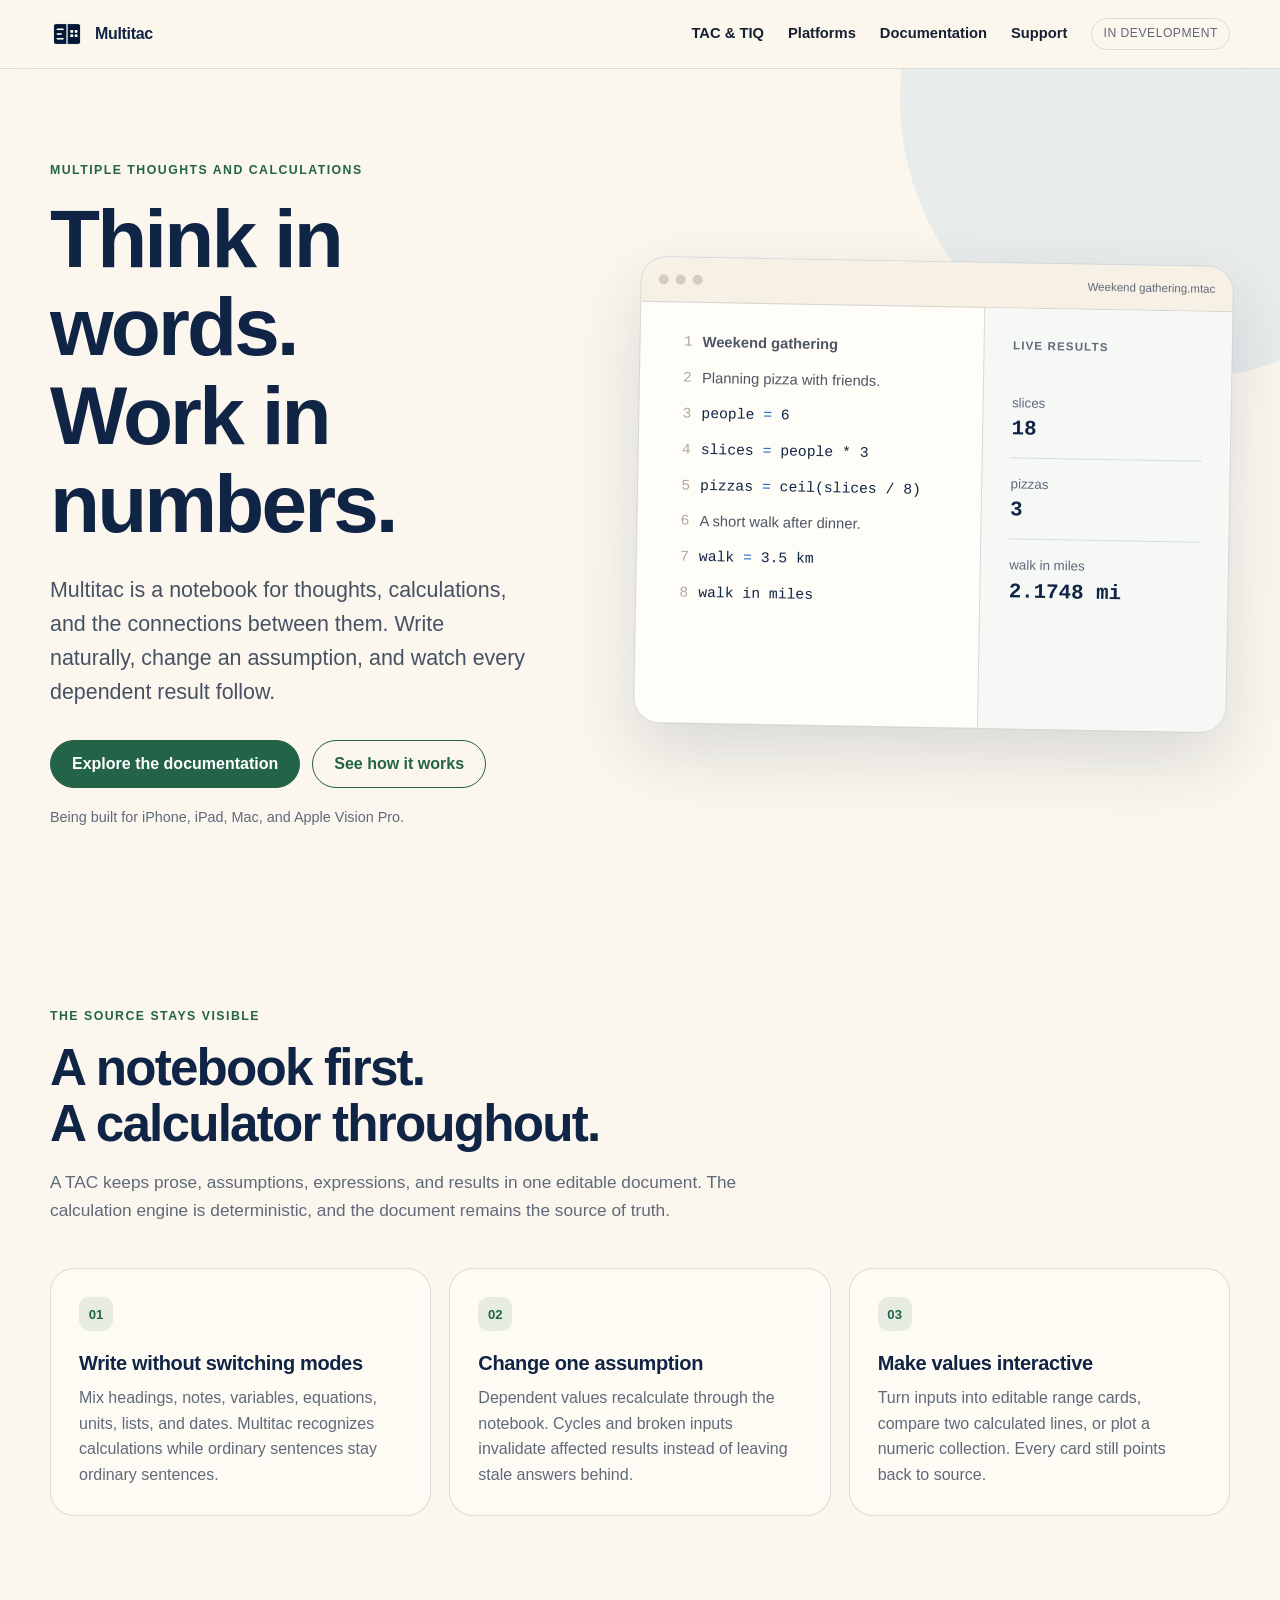
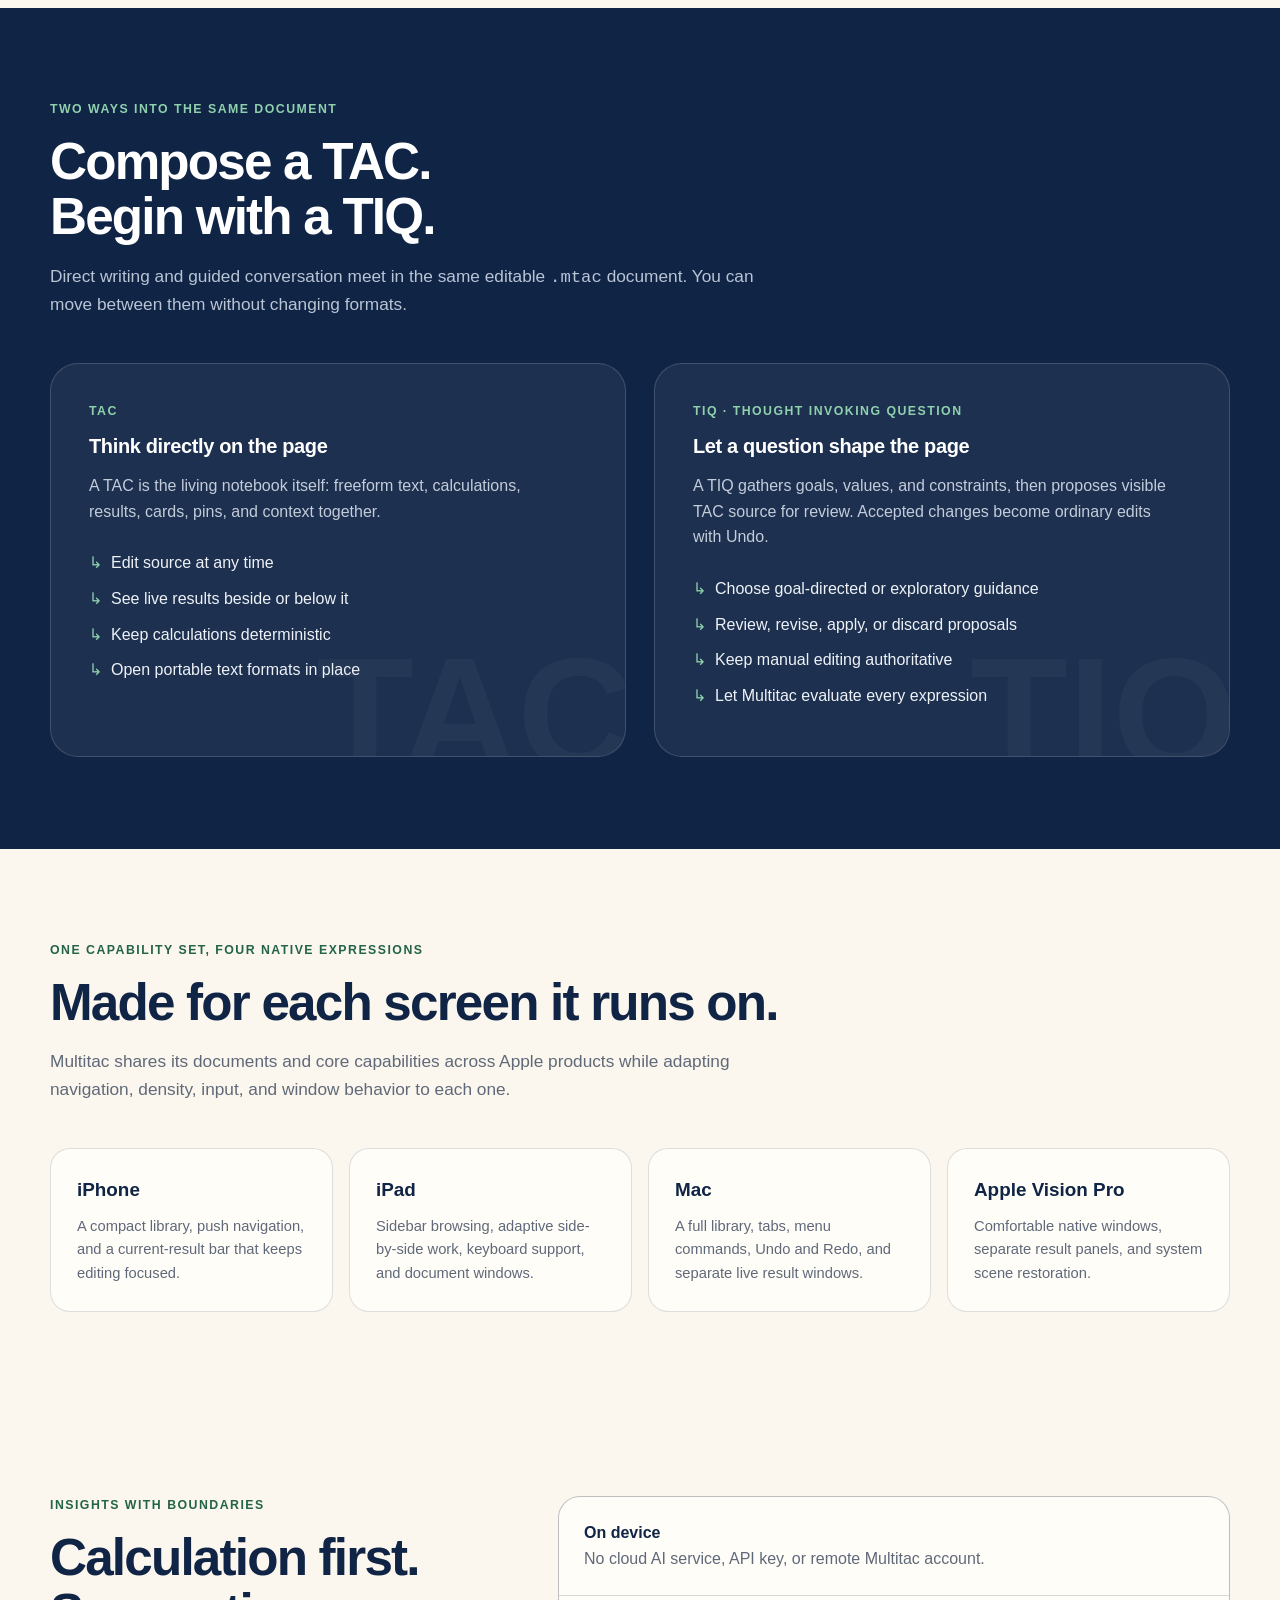
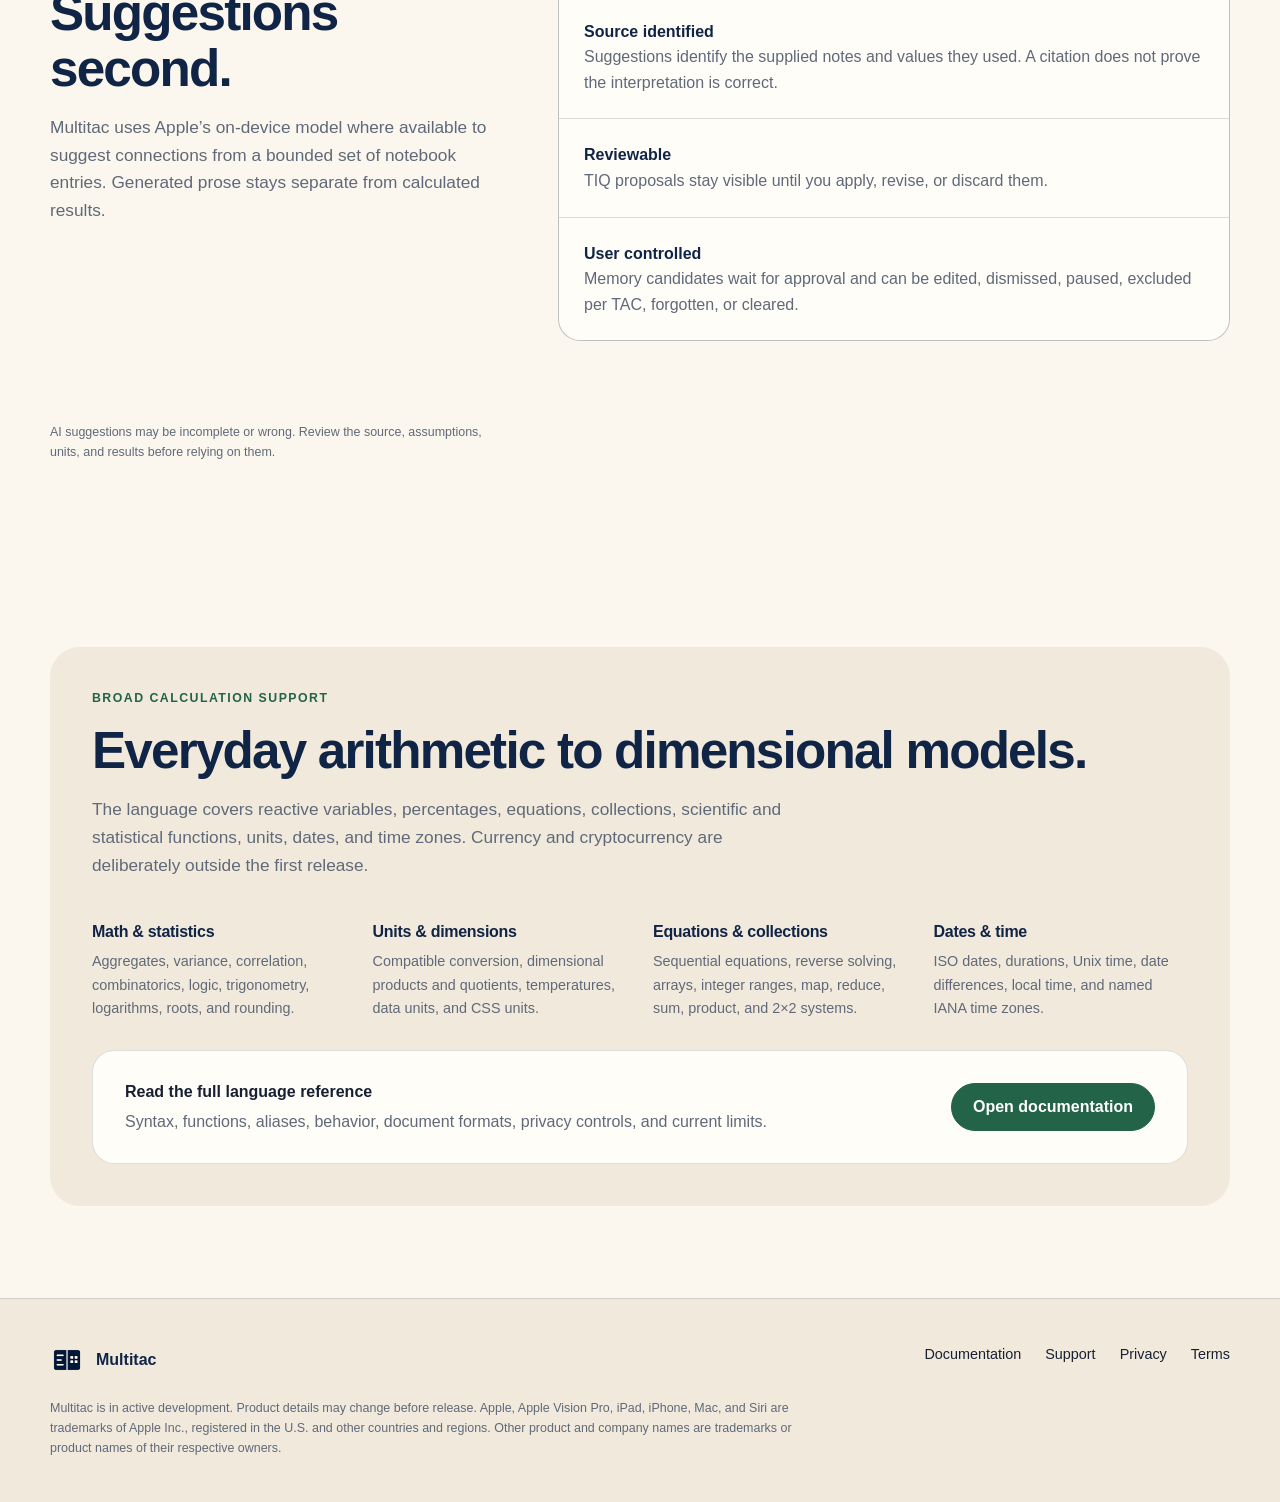
<file: index.html>
<!doctype html>
<html lang="en"><head>
  <meta charset="utf-8"><meta name="viewport" content="width=device-width, initial-scale=1">
  <title>Multitac — Thoughts, numbers, and the connections between them</title>
  <meta name="description" content="Multitac is a native notebook for writing, live calculations, reviewable AI insights, and guided TIQs across iPhone, iPad, Mac, and Apple Vision Pro.">
  <meta name="theme-color" content="#fbf7ee"><link rel="canonical" href="https://multitac.app/">
  <link rel="icon" href="/assets/favicon.png" type="image/png"><link rel="apple-touch-icon" href="/assets/multitac-mark.png"><link rel="stylesheet" href="/css/styles.css">
  <meta property="og:type" content="website"><meta property="og:title" content="Multitac — A notebook for thoughts and calculations"><meta property="og:description" content="Write the thought. Work the numbers. Keep the connection visible."><meta property="og:url" content="https://multitac.app/"><meta property="og:image" content="https://multitac.app/assets/multitac-mark.png">
  <!-- Google tag (gtag.js) -->
  <script async src="https://www.googletagmanager.com/gtag/js?id=G-SN0K8HZB7N"></script>
  <script>
    window.dataLayer = window.dataLayer || [];
    function gtag(){dataLayer.push(arguments);}
    gtag('js', new Date());

    gtag('config', 'G-SN0K8HZB7N');
  </script>
</head><body>
  <a class="skip-link" href="#main">Skip to content</a>
  <header class="site-header"><div class="wrap header-inner"><a class="brand" href="/" aria-label="Multitac home"><img src="/assets/favicon.png" alt=""><span>Multitac</span></a><nav class="site-nav" aria-label="Primary"><a href="#ways-to-work">TAC &amp; TIQ</a><a href="#platforms">Platforms</a><a href="/docs/">Documentation</a><a href="/support/">Support</a><span class="status-pill">In development</span></nav></div></header>
  <main id="main">
    <section class="hero"><div class="wrap hero-grid">
      <div class="hero-copy"><p class="eyebrow">Multiple thoughts and calculations</p><h1>Think in words.<br>Work in numbers.</h1><p class="lede">Multitac is a notebook for thoughts, calculations, and the connections between them. Write naturally, change an assumption, and watch every dependent result follow.</p><div class="hero-actions"><a class="button" href="/docs/">Explore the documentation</a><a class="button secondary" href="#ways-to-work">See how it works</a></div><p class="availability">Being built for iPhone, iPad, Mac, and Apple Vision Pro.</p></div>
      <div class="notebook-window" aria-label="Illustrative Multitac notebook showing editable source and live results"><div class="window-bar"><i class="window-dot"></i><i class="window-dot"></i><i class="window-dot"></i><span class="window-title">Weekend gathering.mtac</span></div><div class="notebook-body"><div class="source-pane">
        <div class="code-line"><span class="line-no">1</span><span class="note-line"><strong>Weekend gathering</strong></span></div><div class="code-line"><span class="line-no">2</span><span class="note-line">Planning pizza with friends.</span></div><div class="code-line"><span class="line-no">3</span><span class="calc">people <span class="operator">=</span> 6</span></div><div class="code-line"><span class="line-no">4</span><span class="calc">slices <span class="operator">=</span> people * 3</span></div><div class="code-line"><span class="line-no">5</span><span class="calc">pizzas <span class="operator">=</span> ceil(slices / 8)</span></div><div class="code-line"><span class="line-no">6</span><span class="note-line">A short walk after dinner.</span></div><div class="code-line"><span class="line-no">7</span><span class="calc">walk <span class="operator">=</span> 3.5 km</span></div><div class="code-line"><span class="line-no">8</span><span class="calc">walk in miles</span></div>
      </div><aside class="result-pane"><p class="result-label">Live results</p><div class="result-row"><small>slices</small><strong>18</strong></div><div class="result-row"><small>pizzas</small><strong>3</strong></div><div class="result-row"><small>walk in miles</small><strong>2.1748 mi</strong></div></aside></div></div>
    </div></section>
    <section class="section" aria-labelledby="source-heading"><div class="wrap"><p class="eyebrow">The source stays visible</p><h2 id="source-heading">A notebook first.<br>A calculator throughout.</h2><p class="section-intro">A TAC keeps prose, assumptions, expressions, and results in one editable document. The calculation engine is deterministic, and the document remains the source of truth.</p><div class="grid-3">
      <article class="feature"><span class="feature-number">01</span><h3>Write without switching modes</h3><p>Mix headings, notes, variables, equations, units, lists, and dates. Multitac recognizes calculations while ordinary sentences stay ordinary sentences.</p></article>
      <article class="feature"><span class="feature-number">02</span><h3>Change one assumption</h3><p>Dependent values recalculate through the notebook. Cycles and broken inputs invalidate affected results instead of leaving stale answers behind.</p></article>
      <article class="feature"><span class="feature-number">03</span><h3>Make values interactive</h3><p>Turn inputs into editable range cards, compare two calculated lines, or plot a numeric collection. Every card still points back to source.</p></article>
    </div></div></section>
    <section class="section alt" id="ways-to-work" aria-labelledby="ways-heading"><div class="wrap"><p class="eyebrow">Two ways into the same document</p><h2 id="ways-heading">Compose a TAC.<br>Begin with a TIQ.</h2><p class="section-intro">Direct writing and guided conversation meet in the same editable <code>.mtac</code> document. You can move between them without changing formats.</p><div class="split">
      <article class="mode-card" data-label="TAC"><p class="eyebrow">TAC</p><h3>Think directly on the page</h3><p>A TAC is the living notebook itself: freeform text, calculations, results, cards, pins, and context together.</p><ul><li>Edit source at any time</li><li>See live results beside or below it</li><li>Keep calculations deterministic</li><li>Open portable text formats in place</li></ul></article>
      <article class="mode-card" data-label="TIQ"><p class="eyebrow">TIQ · Thought Invoking Question</p><h3>Let a question shape the page</h3><p>A TIQ gathers goals, values, and constraints, then proposes visible TAC source for review. Accepted changes become ordinary edits with Undo.</p><ul><li>Choose goal-directed or exploratory guidance</li><li>Review, revise, apply, or discard proposals</li><li>Keep manual editing authoritative</li><li>Let Multitac evaluate every expression</li></ul></article>
    </div></div></section>
    <section class="section" id="platforms" aria-labelledby="platform-heading"><div class="wrap"><p class="eyebrow">One capability set, four native expressions</p><h2 id="platform-heading">Made for each screen it runs on.</h2><p class="section-intro">Multitac shares its documents and core capabilities across Apple products while adapting navigation, density, input, and window behavior to each one.</p><div class="platform-grid">
      <article class="platform"><span class="platform-name">iPhone</span><p>A compact library, push navigation, and a current-result bar that keeps editing focused.</p></article><article class="platform"><span class="platform-name">iPad</span><p>Sidebar browsing, adaptive side-by-side work, keyboard support, and document windows.</p></article><article class="platform"><span class="platform-name">Mac</span><p>A full library, tabs, menu commands, Undo and Redo, and separate live result windows.</p></article><article class="platform"><span class="platform-name">Apple Vision Pro</span><p>Comfortable native windows, separate result panels, and system scene restoration.</p></article>
    </div></div></section>
    <section class="section" aria-labelledby="trust-heading"><div class="wrap trust-grid"><div><p class="eyebrow">Insights with boundaries</p><h2 id="trust-heading">Calculation first. Suggestions second.</h2><p class="section-intro">Multitac uses Apple’s on-device model where available to suggest connections from a bounded set of notebook entries. Generated prose stays separate from calculated results.</p></div><div class="trust-list">
      <div class="trust-item"><strong>On device</strong><span>No cloud AI service, API key, or remote Multitac account.</span></div><div class="trust-item"><strong>Source identified</strong><span>Suggestions identify the supplied notes and values they used. A citation does not prove the interpretation is correct.</span></div><div class="trust-item"><strong>Reviewable</strong><span>TIQ proposals stay visible until you apply, revise, or discard them.</span></div><div class="trust-item"><strong>User controlled</strong><span>Memory candidates wait for approval and can be edited, dismissed, paused, excluded per TAC, forgotten, or cleared.</span></div>
    </div><p class="fine-print">AI suggestions may be incomplete or wrong. Review the source, assumptions, units, and results before relying on them.</p></div></section>
    <section class="section" aria-labelledby="calc-heading"><div class="wrap calc-band"><p class="eyebrow">Broad calculation support</p><h2 id="calc-heading">Everyday arithmetic to dimensional models.</h2><p class="section-intro">The language covers reactive variables, percentages, equations, collections, scientific and statistical functions, units, dates, and time zones. Currency and cryptocurrency are deliberately outside the first release.</p><div class="calc-columns">
      <div><h3>Math &amp; statistics</h3><p>Aggregates, variance, correlation, combinatorics, logic, trigonometry, logarithms, roots, and rounding.</p></div><div><h3>Units &amp; dimensions</h3><p>Compatible conversion, dimensional products and quotients, temperatures, data units, and CSS units.</p></div><div><h3>Equations &amp; collections</h3><p>Sequential equations, reverse solving, arrays, integer ranges, map, reduce, sum, product, and 2×2 systems.</p></div><div><h3>Dates &amp; time</h3><p>ISO dates, durations, Unix time, date differences, local time, and named IANA time zones.</p></div>
    </div><div class="docs-cta"><div><strong>Read the full language reference</strong><p>Syntax, functions, aliases, behavior, document formats, privacy controls, and current limits.</p></div><a class="button" href="/docs/">Open documentation</a></div></div></section>
  </main>
  <footer class="site-footer"><div class="wrap"><div class="footer-grid"><div class="footer-brand"><img src="/assets/favicon.png" alt=""><span>Multitac</span></div><nav class="footer-links" aria-label="Footer"><a href="/docs/">Documentation</a><a href="/support/">Support</a><a href="/privacy/">Privacy</a><a href="/terms/">Terms</a></nav></div><p class="fine-print">Multitac is in active development. Product details may change before release. Apple, Apple Vision Pro, iPad, iPhone, Mac, and Siri are trademarks of Apple Inc., registered in the U.S. and other countries and regions. Other product and company names are trademarks or product names of their respective owners.</p></div></footer>
</body></html>
</file>
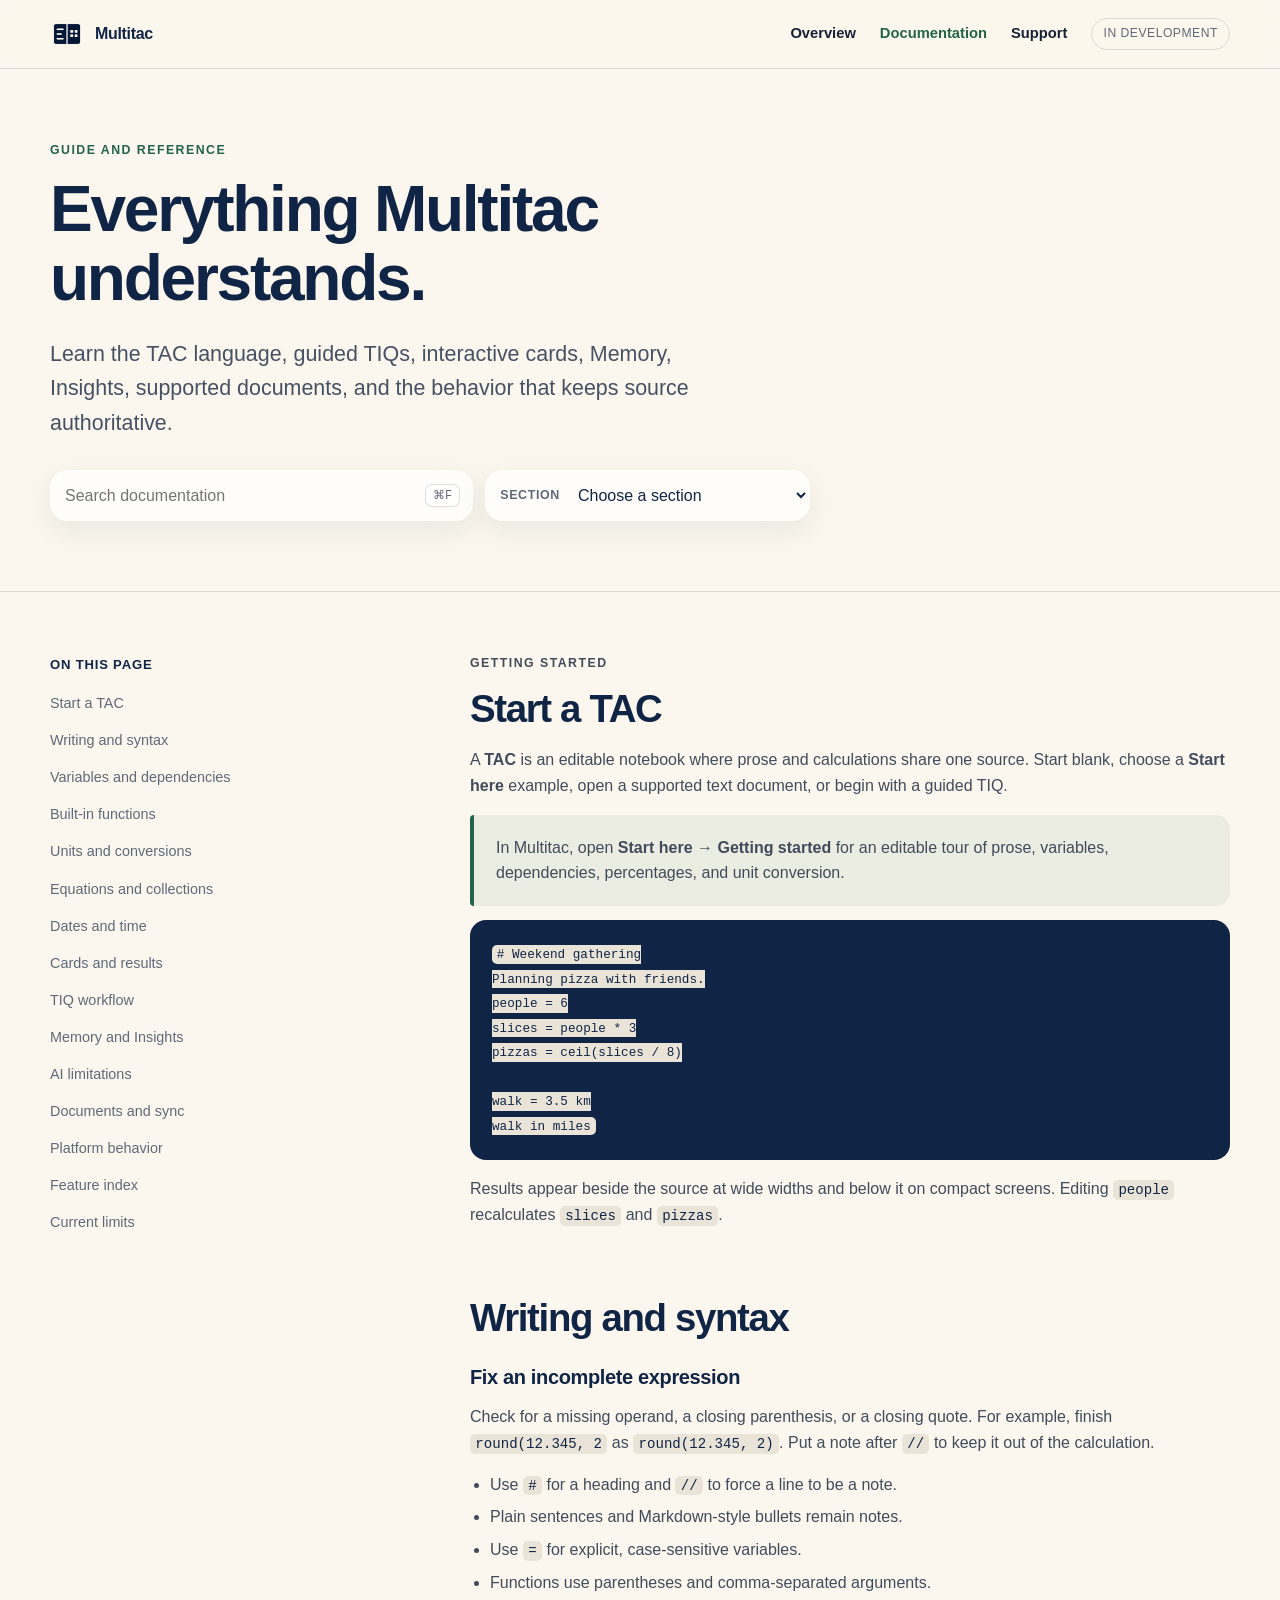
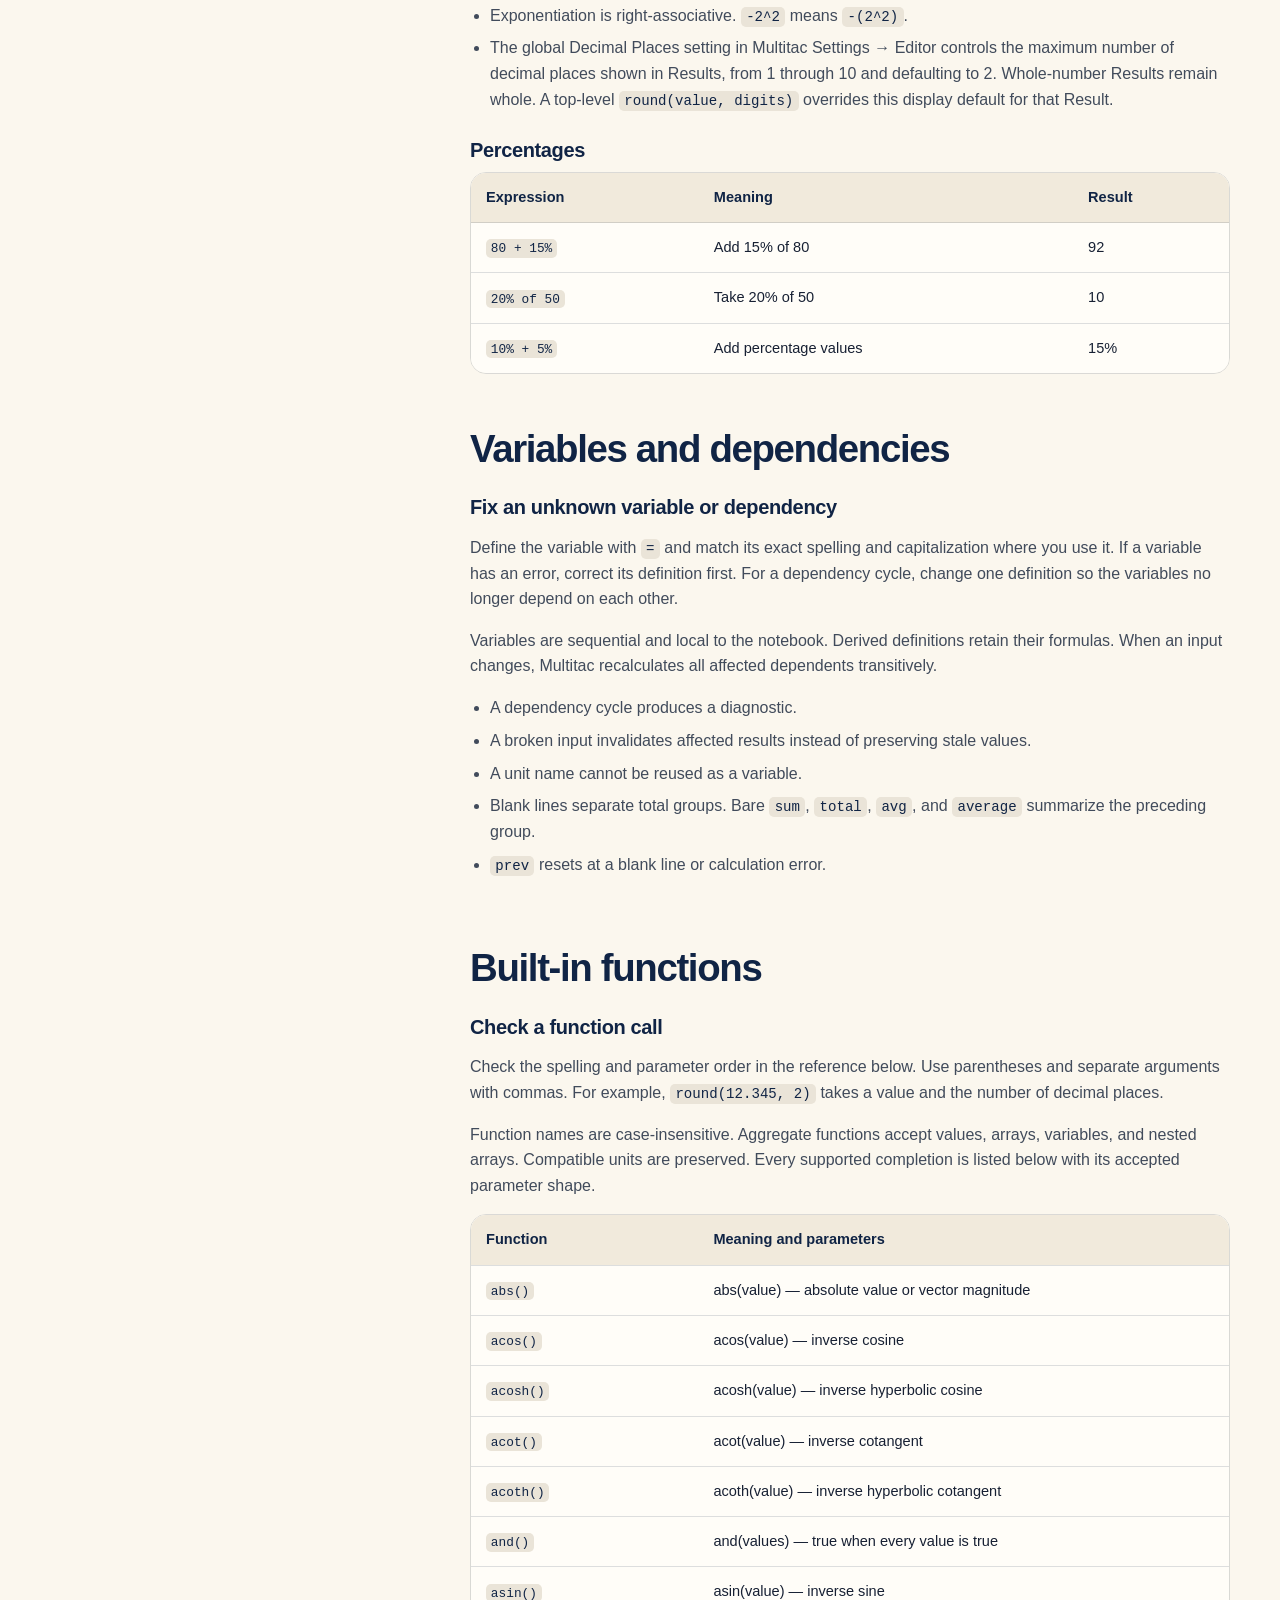
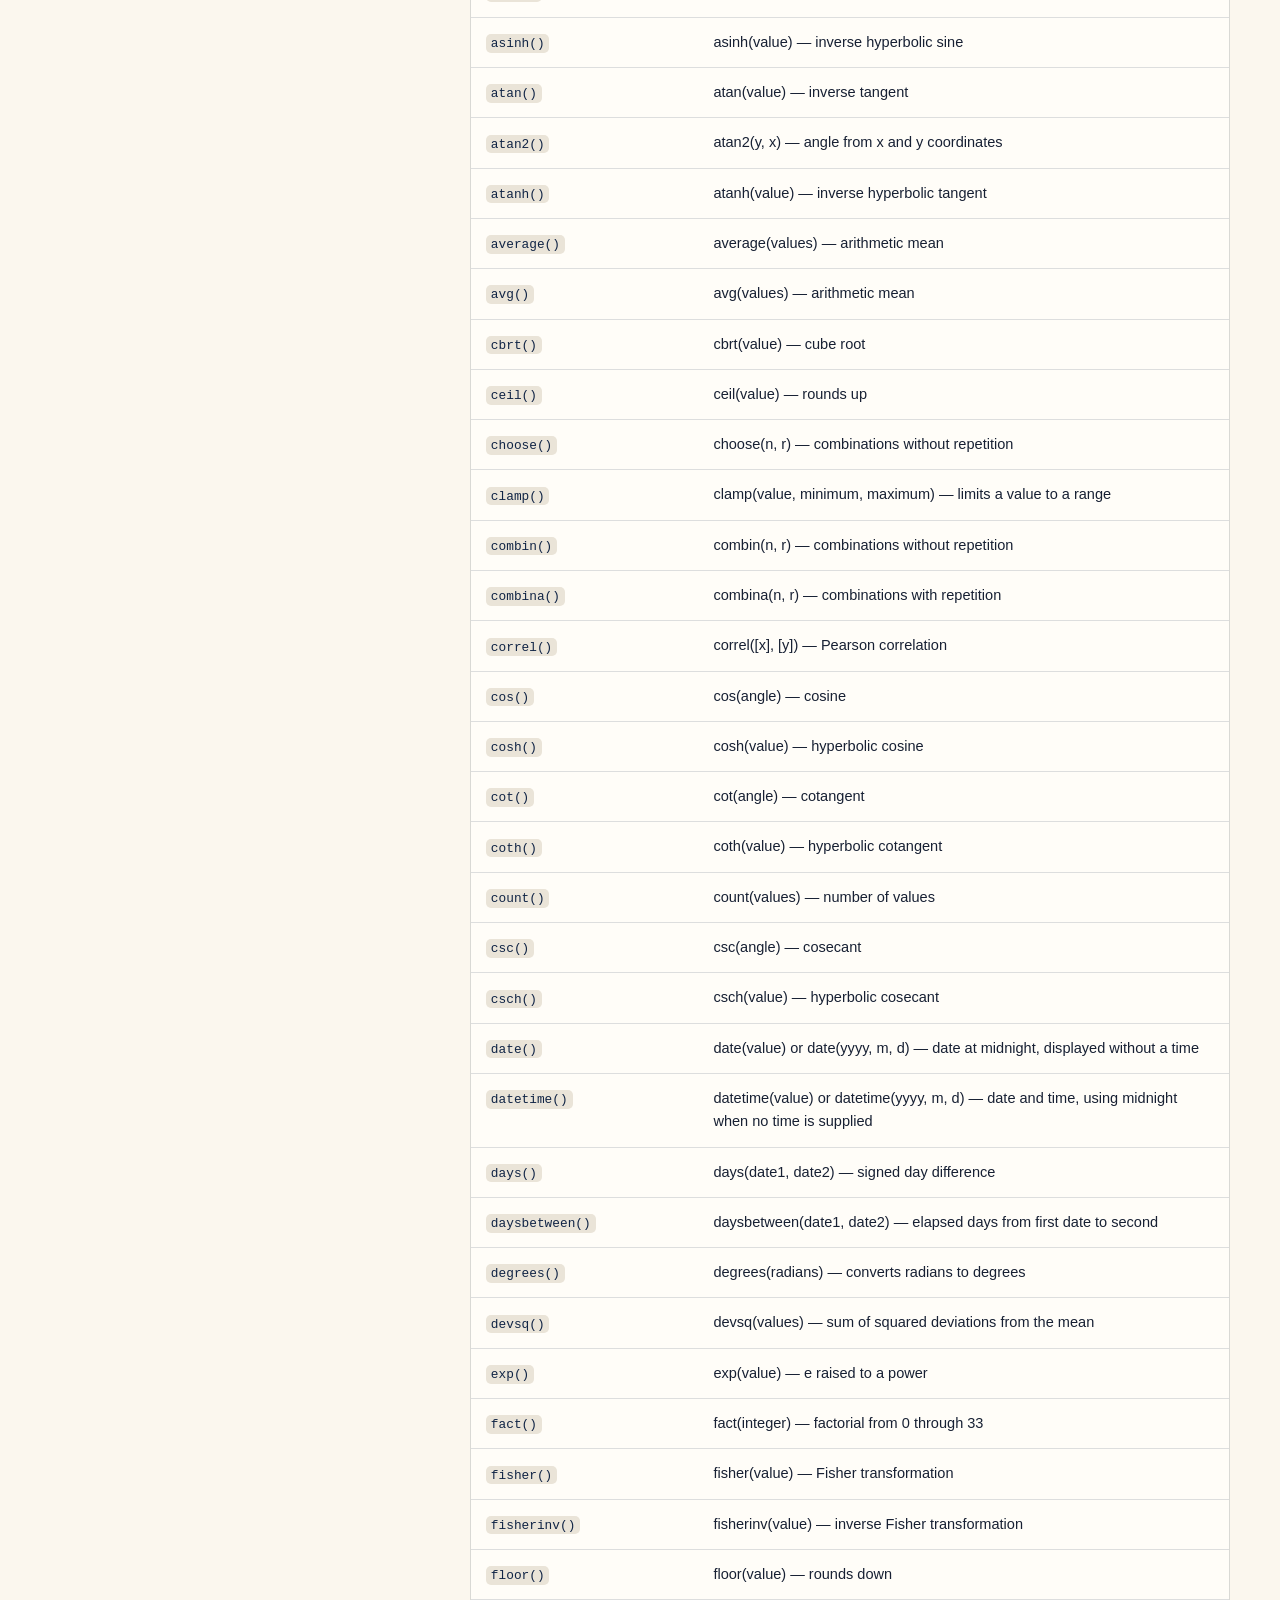
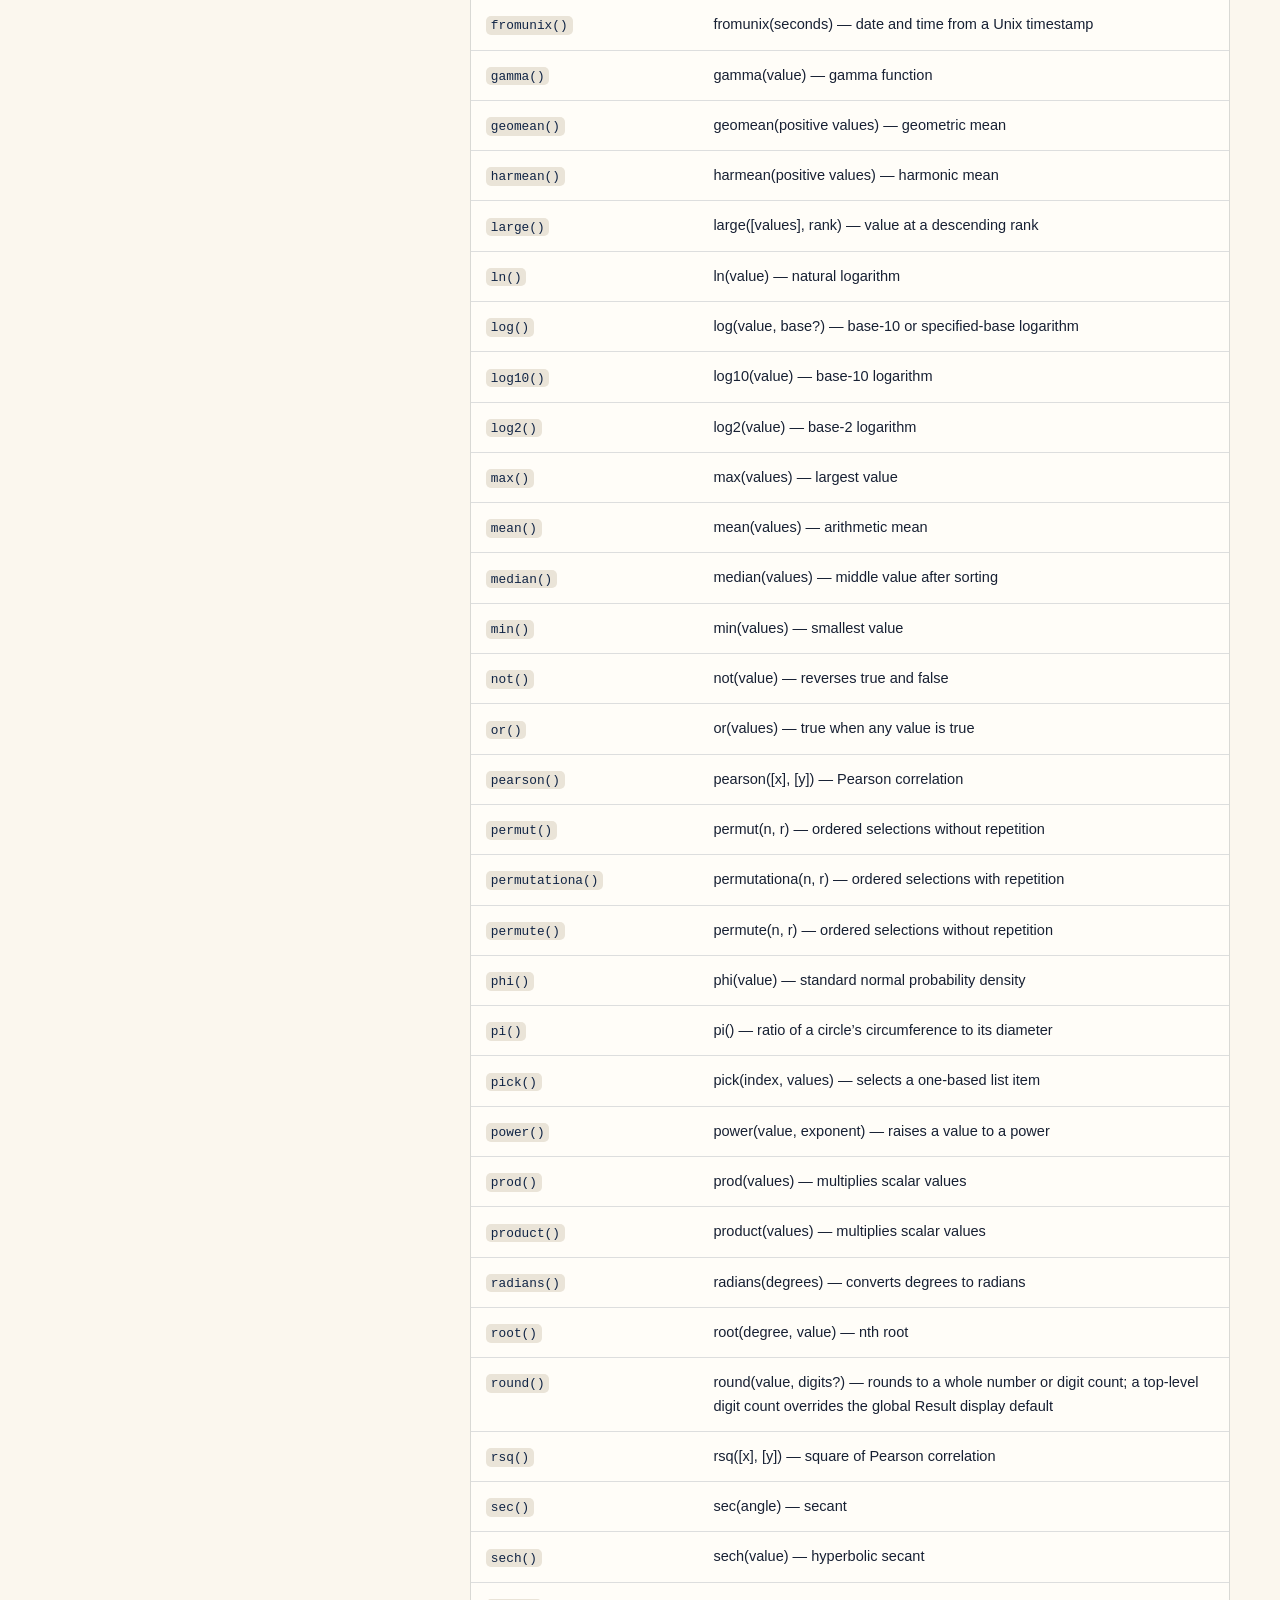
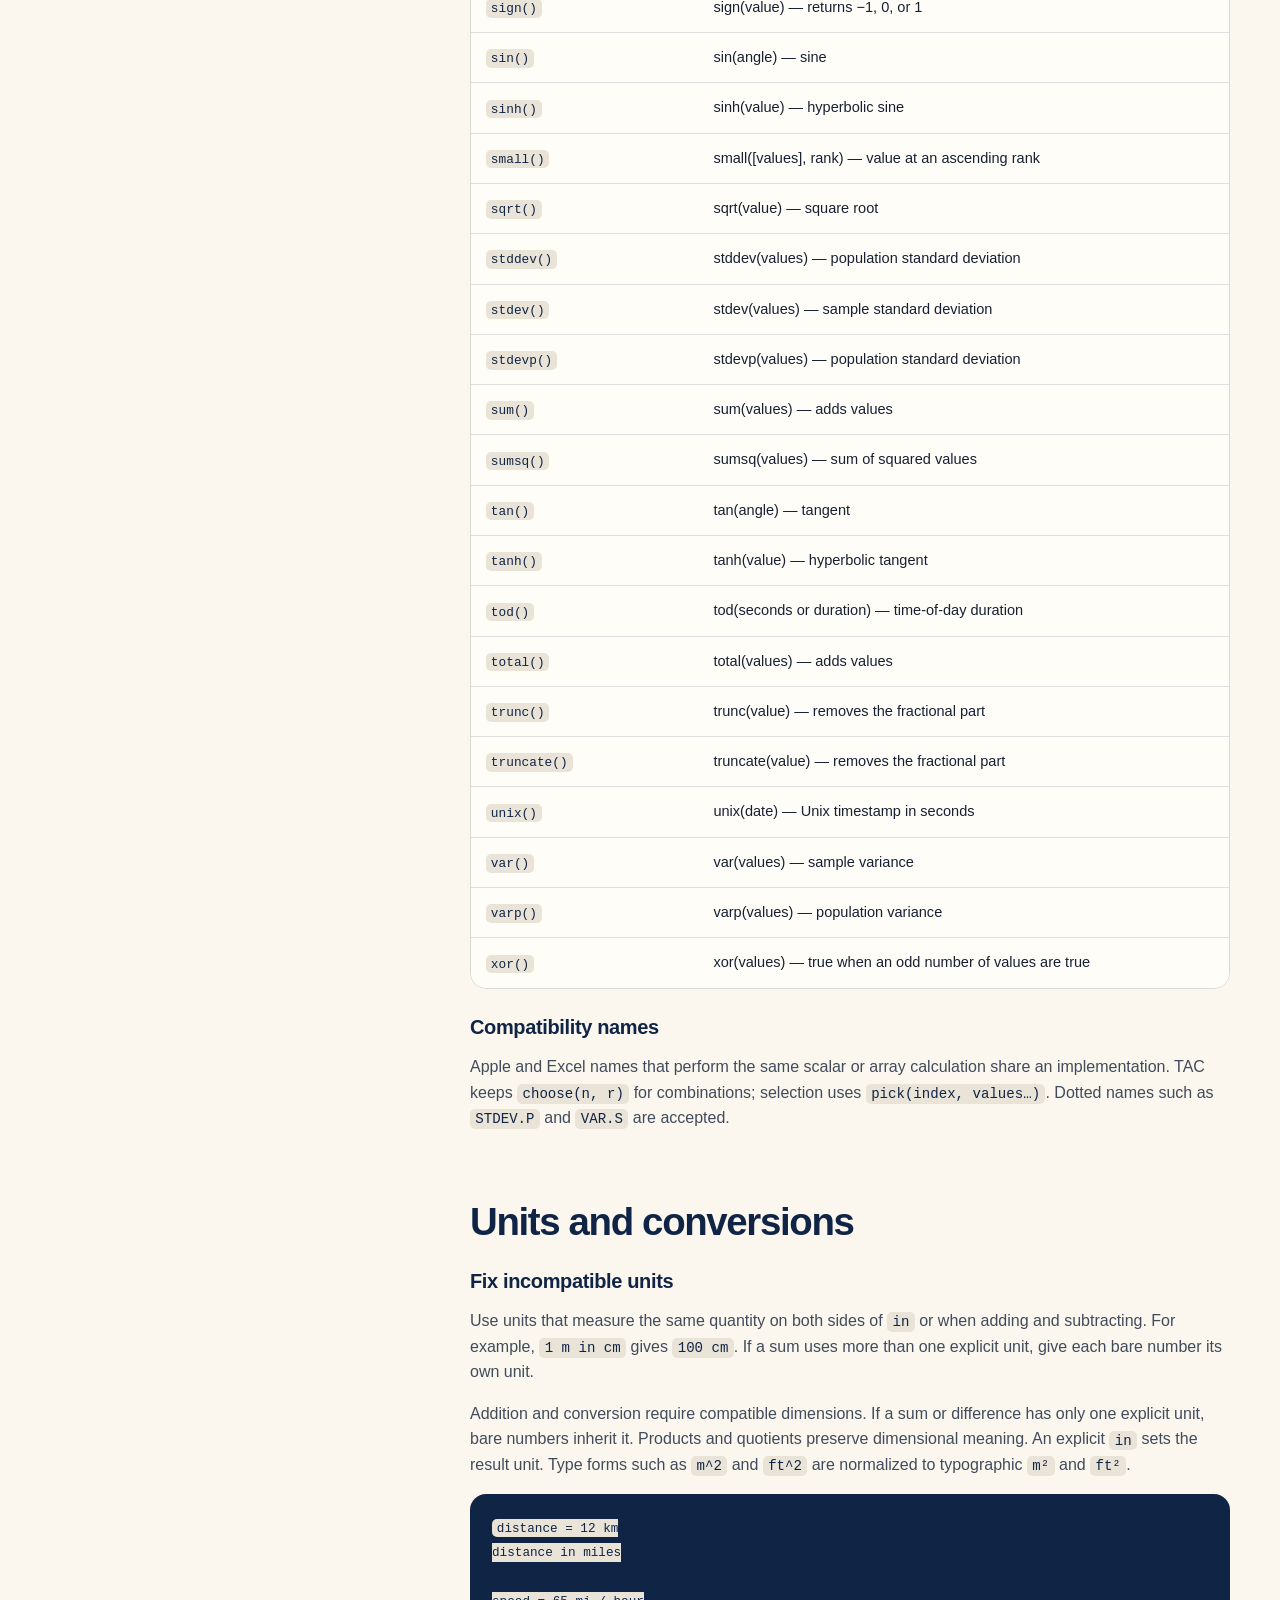
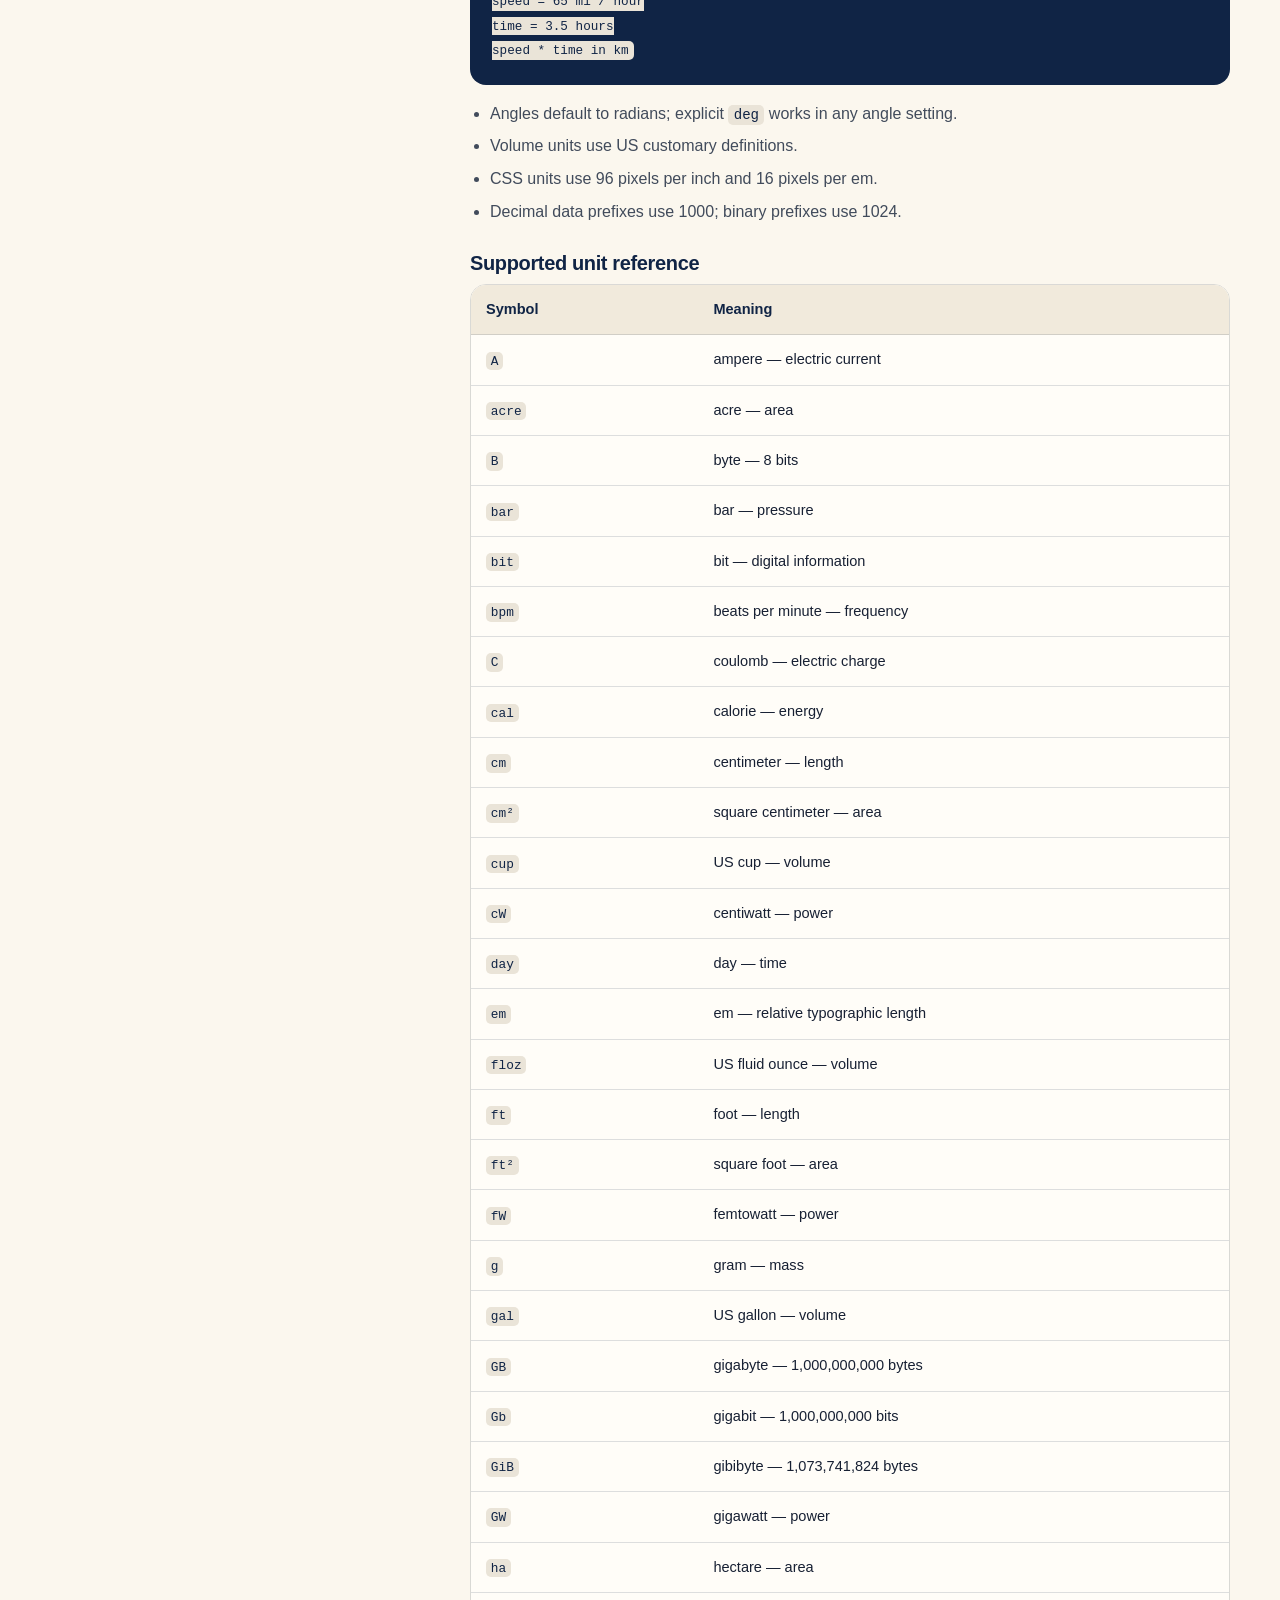
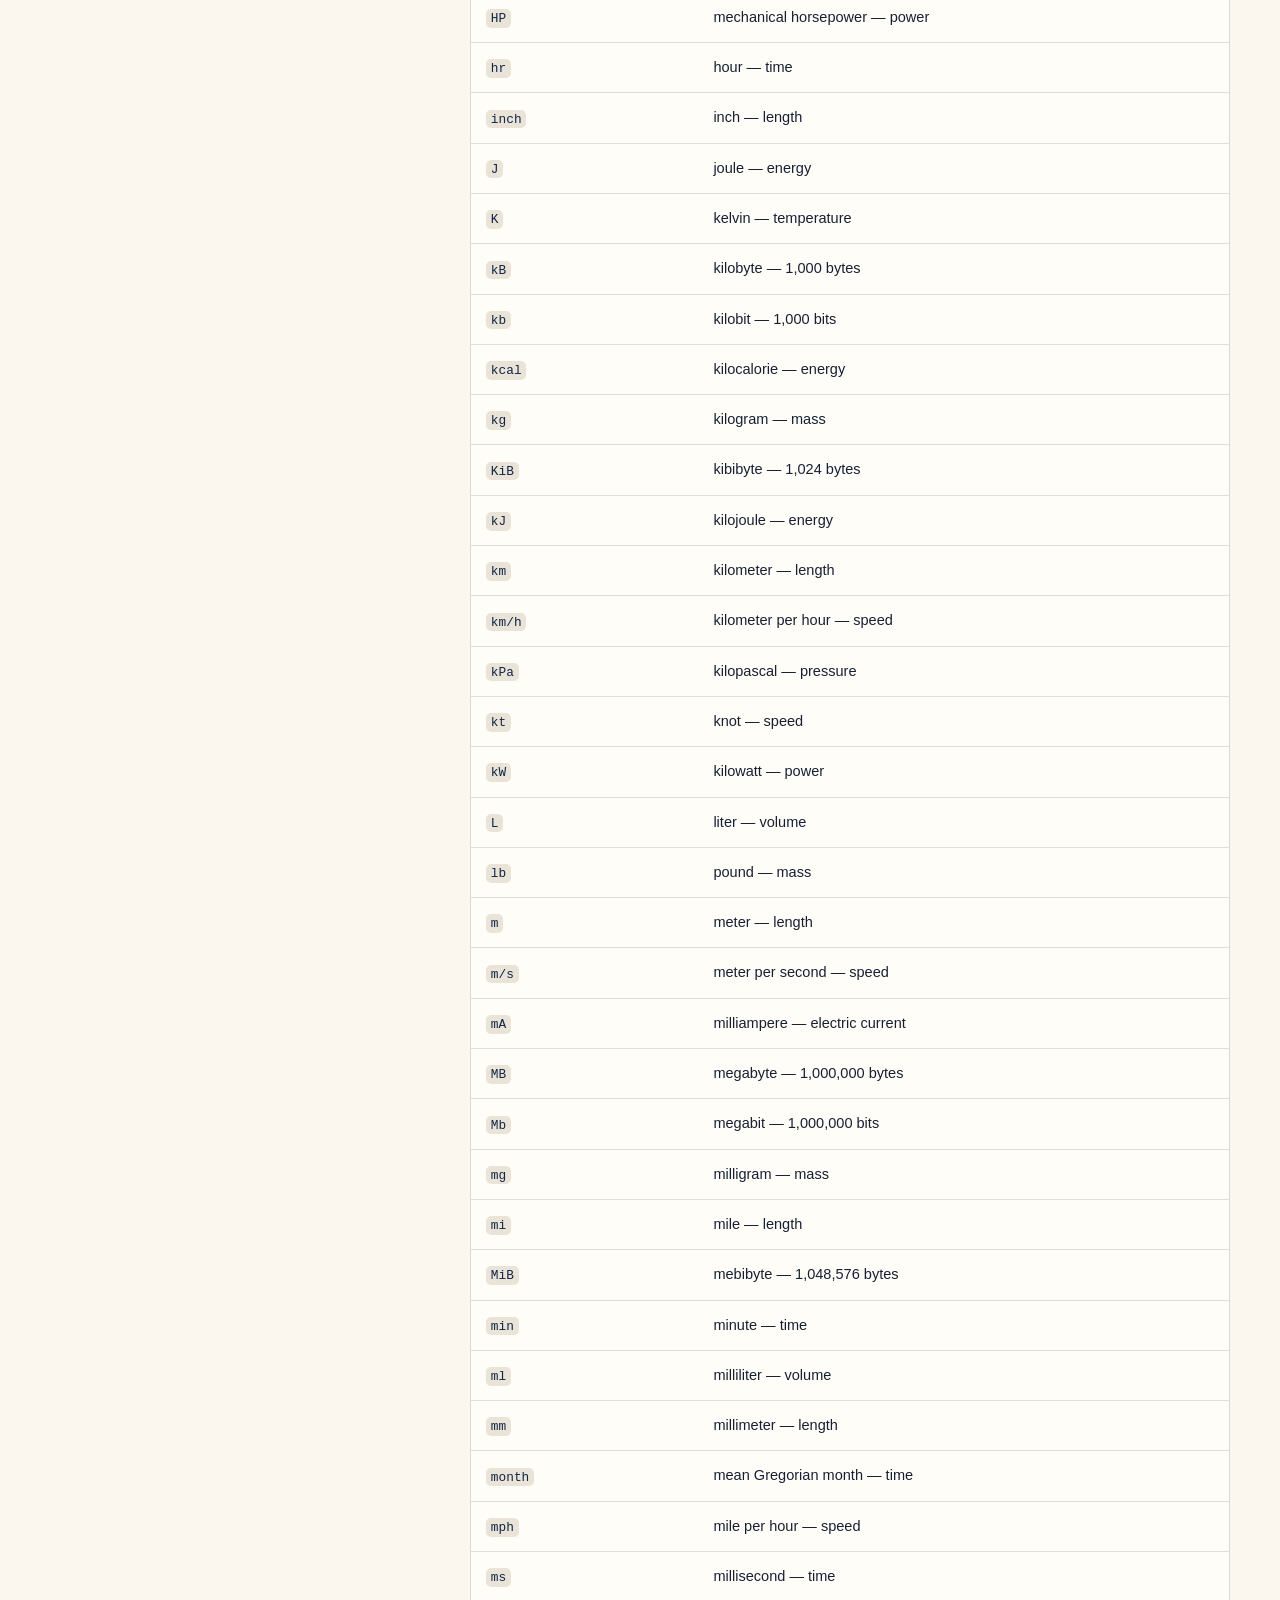
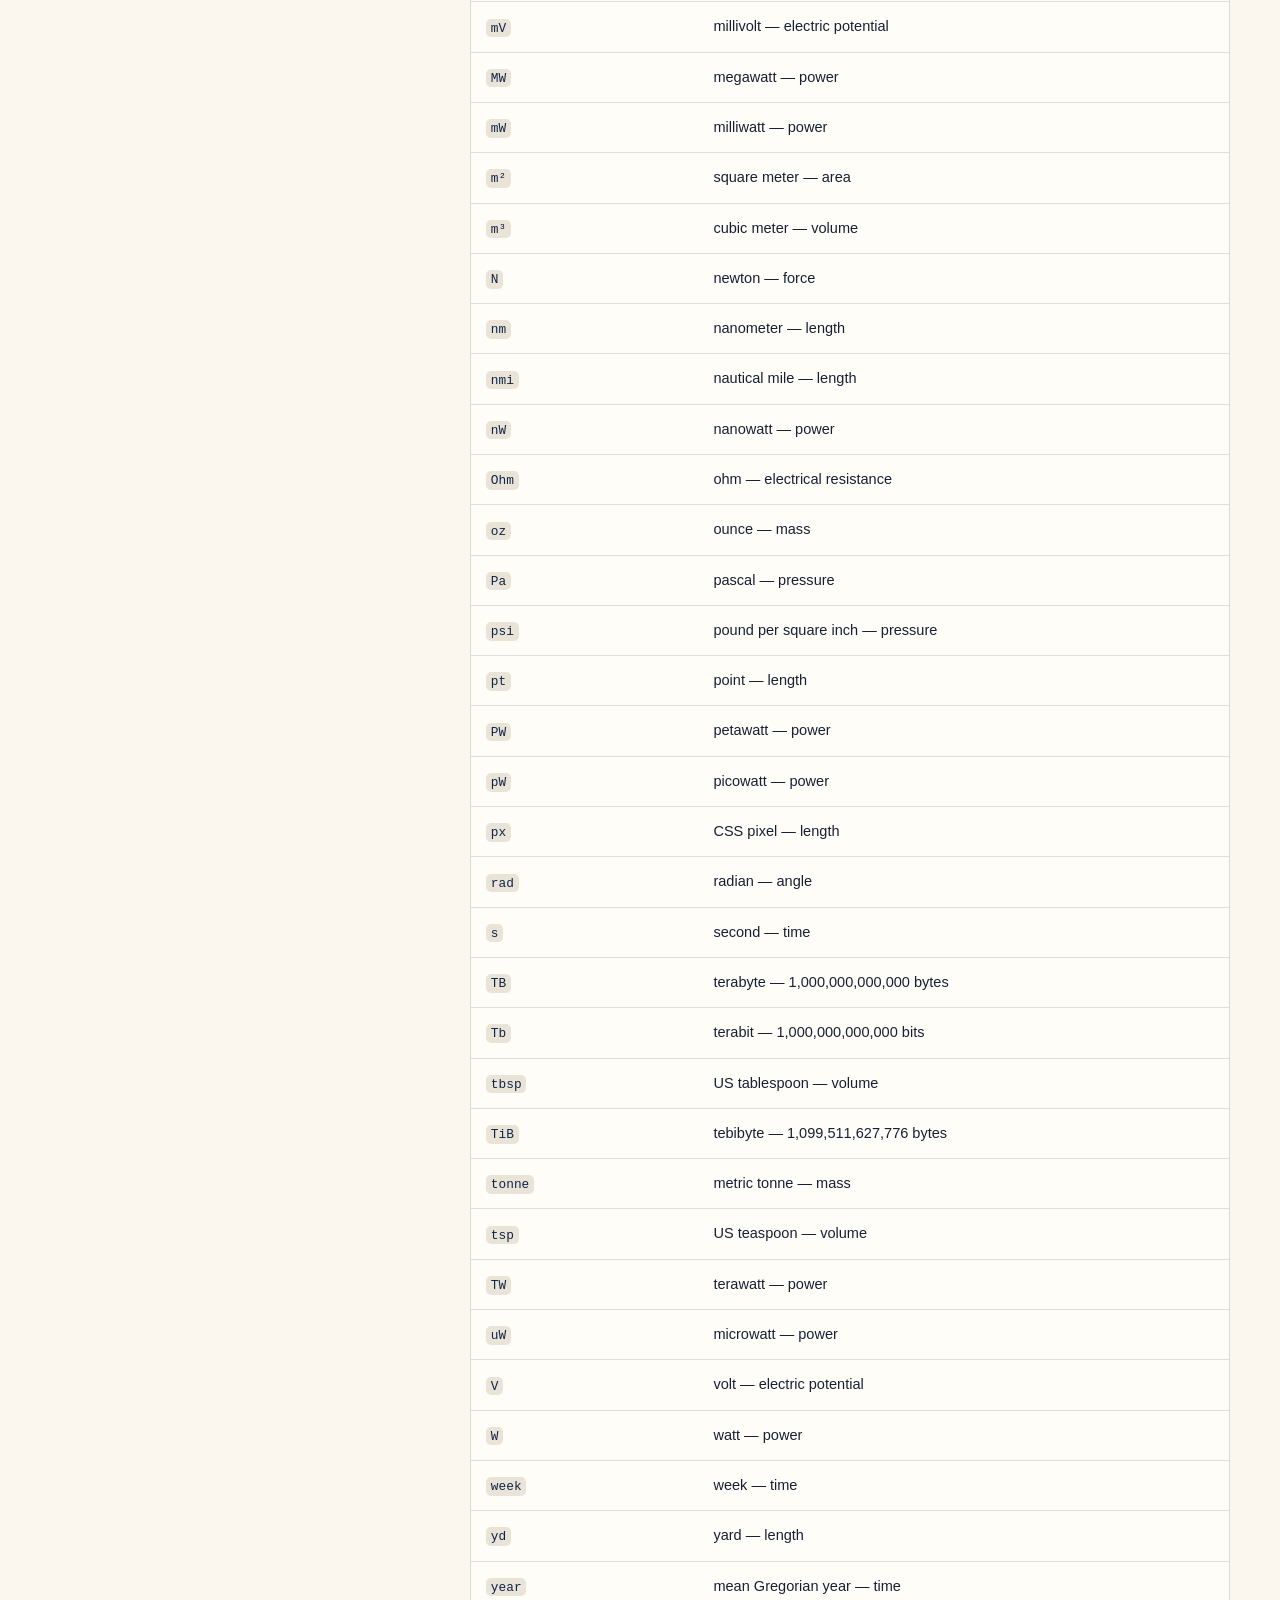
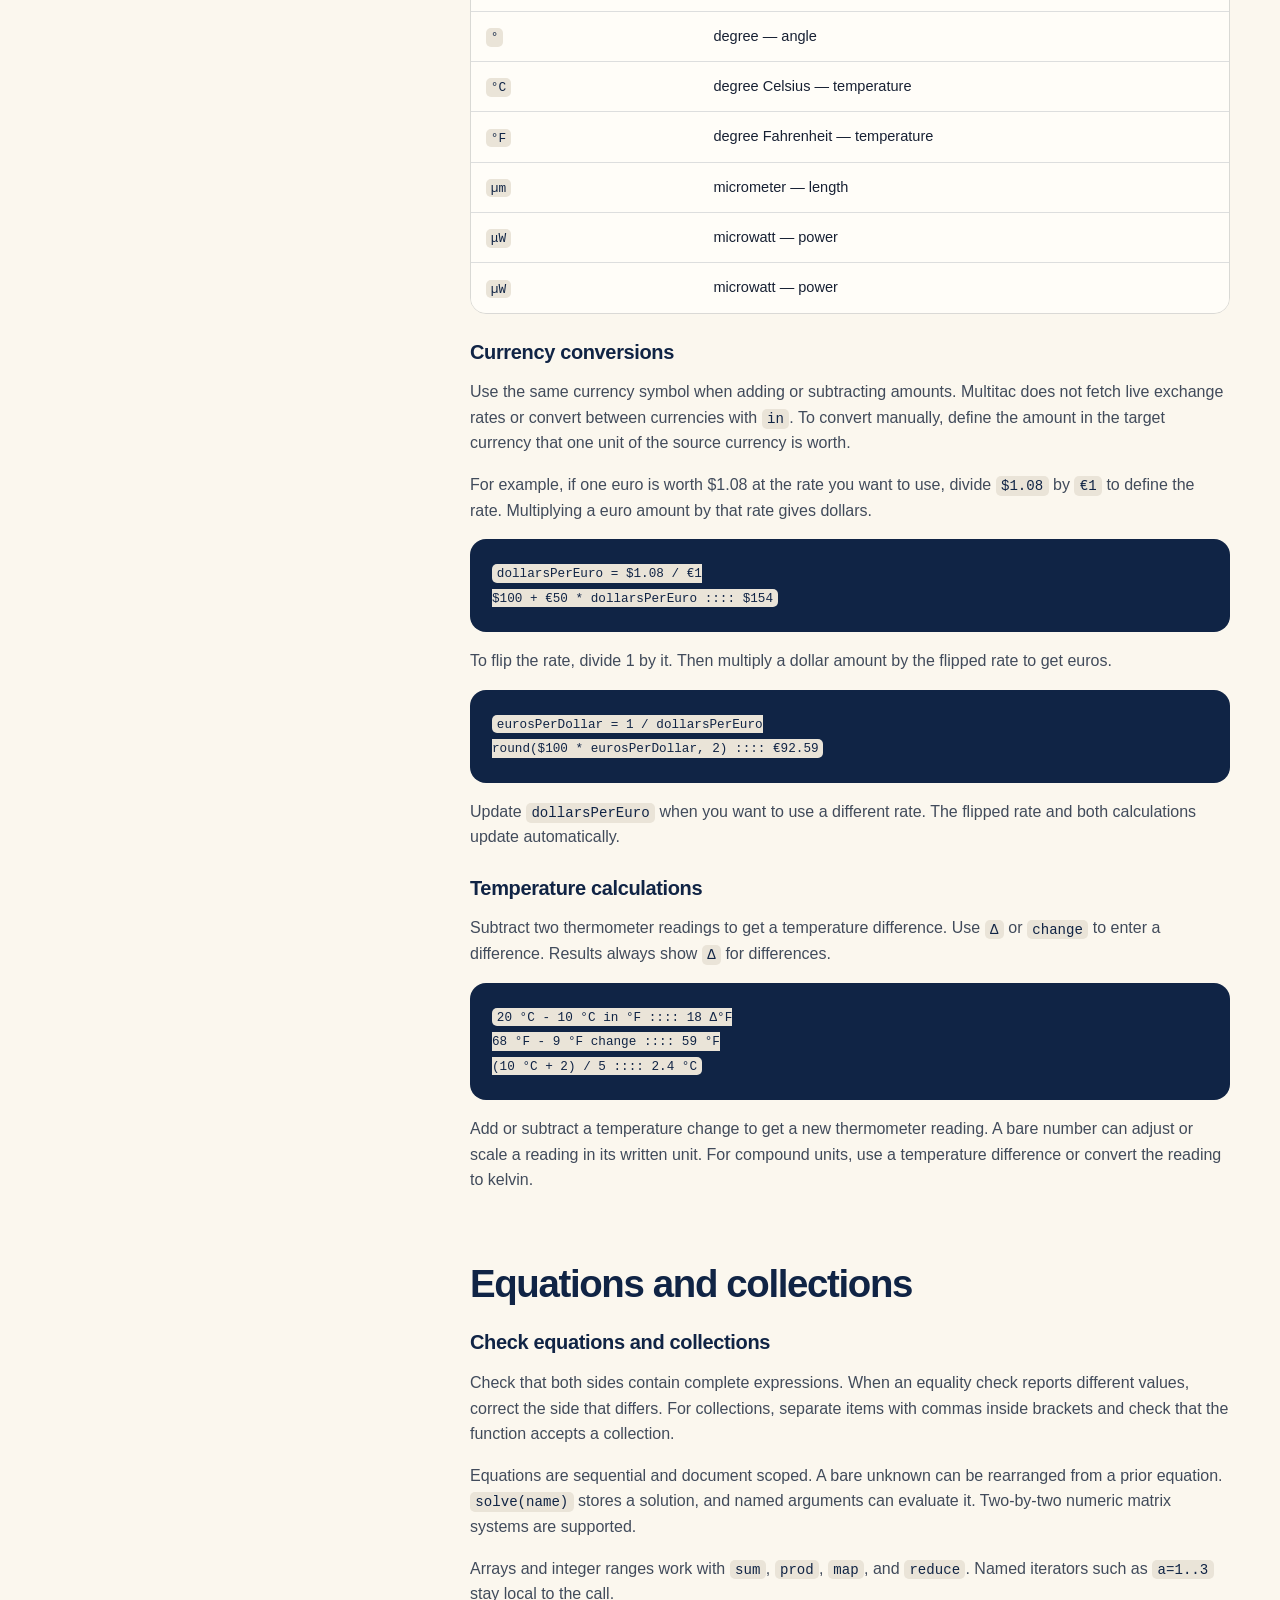
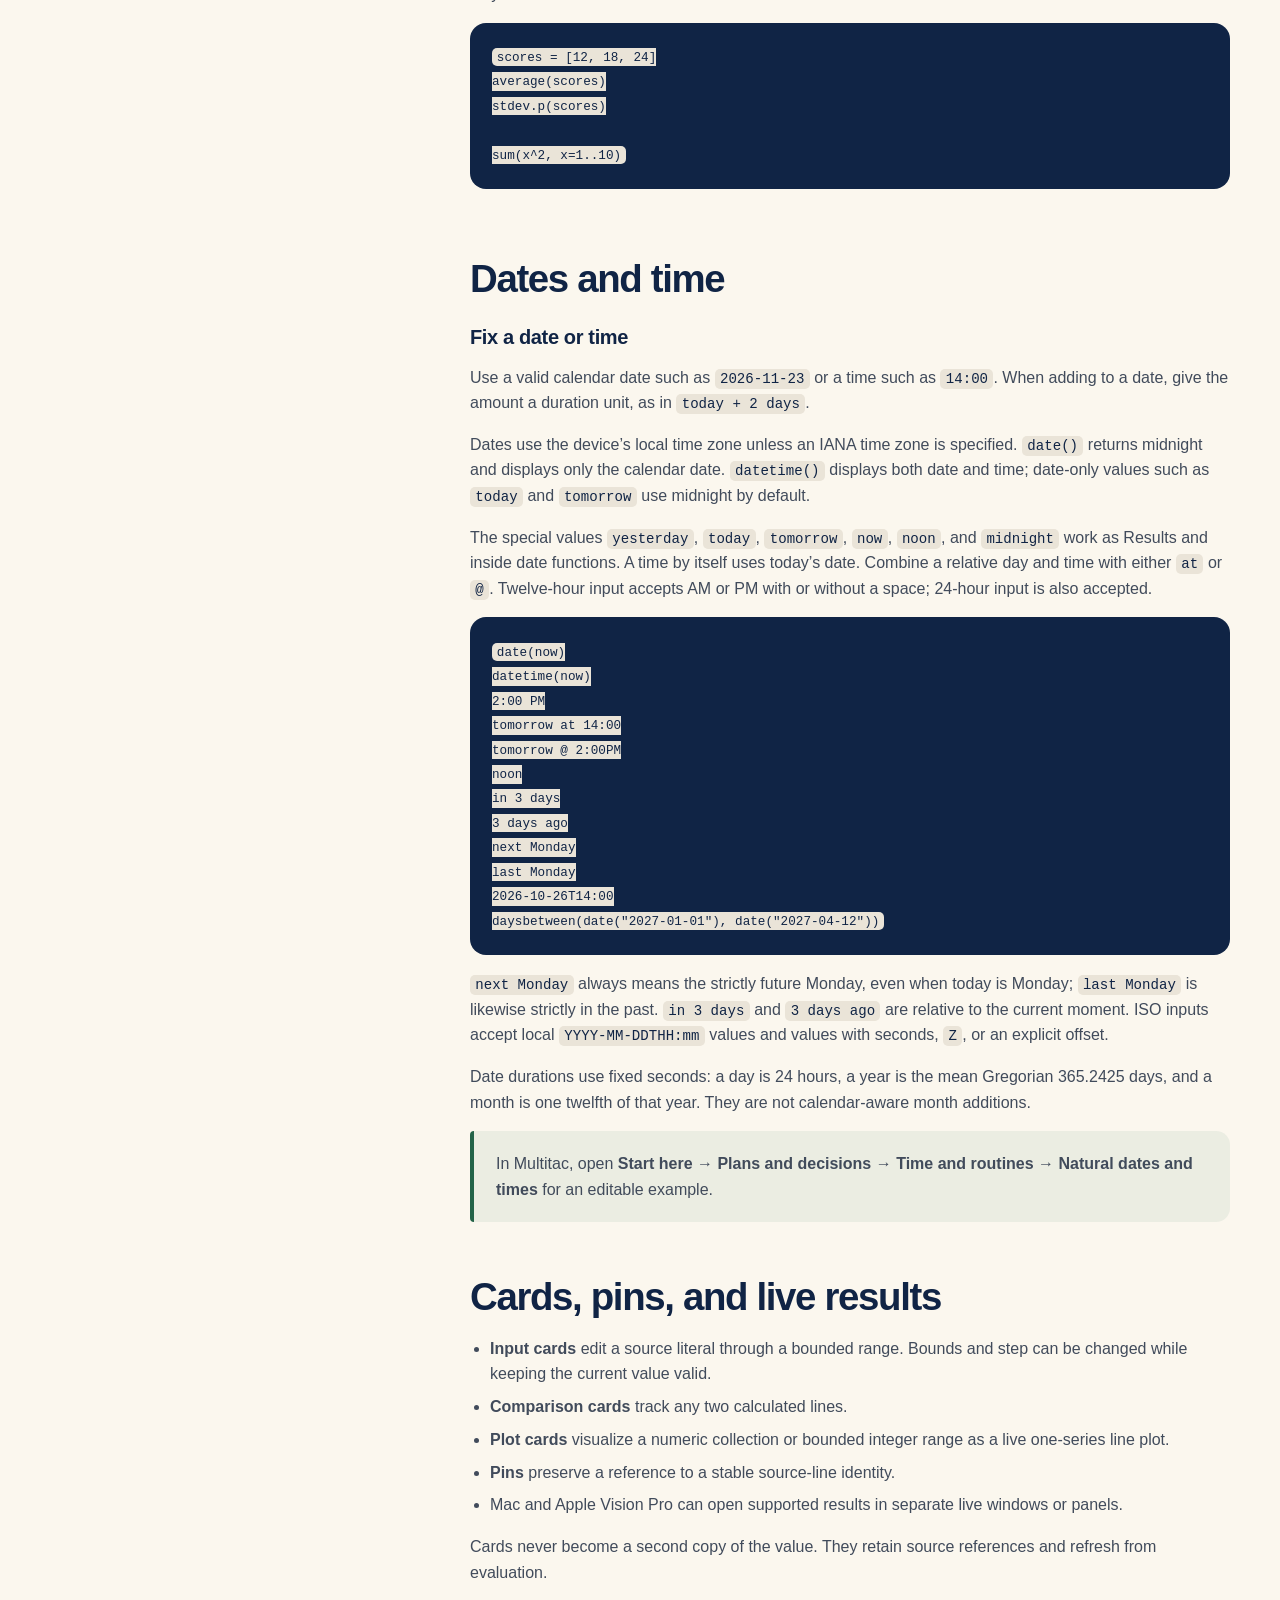
<file: docs/index.html>
<!doctype html><html lang="en"><head><meta charset="utf-8"><meta name="viewport" content="width=device-width,initial-scale=1"><title>Documentation — Multitac</title><meta name="description" content="The Multitac guide and calculation language reference."><link rel="canonical" href="https://multitac.app/docs/"><link rel="icon" href="/assets/favicon.png"><link rel="stylesheet" href="/css/styles.css"><!-- Google tag (gtag.js) --><script async src="https://www.googletagmanager.com/gtag/js?id=G-SN0K8HZB7N"></script><script>window.dataLayer = window.dataLayer || []; function gtag(){dataLayer.push(arguments);} gtag('js', new Date()); gtag('config', 'G-SN0K8HZB7N');</script></head><body>
<a class="skip-link" href="#main">Skip to content</a><header class="site-header"><div class="wrap header-inner"><a class="brand" href="/"><img src="/assets/favicon.png" alt=""><span>Multitac</span></a><nav class="site-nav" aria-label="Primary"><a href="/">Overview</a><a href="/docs/" aria-current="page">Documentation</a><a href="/support/">Support</a><span class="status-pill">In development</span></nav></div></header>
<main id="main"><header class="page-hero"><div class="wrap"><p class="eyebrow">Guide and reference</p><h1>Everything Multitac understands.</h1><p class="lede">Learn the TAC language, guided TIQs, interactive cards, Memory, Insights, supported documents, and the behavior that keeps source authoritative.</p><div class="docs-tools" role="search"><label class="docs-search"><span class="visually-hidden">Search documentation</span><input id="docs-search" type="search" placeholder="Search documentation" autocomplete="off"><kbd>⌘F</kbd></label><label class="docs-jump"><span>Section</span><select id="docs-section" aria-label="Go to documentation section"><option value="">Choose a section</option><option value="start">Start a TAC</option><option value="syntax">Writing and syntax</option><option value="reactive">Variables and dependencies</option><option value="functions">Built-in functions</option><option value="units">Units and conversions</option><option value="equations">Equations and collections</option><option value="dates">Dates and time</option><option value="cards">Cards and results</option><option value="tiq">TIQ workflow</option><option value="memory">Memory and Insights</option><option value="documents">Documents and sync</option><option value="platforms">Platform behavior</option><option value="features">Feature index</option><option value="limits">Current limits</option></select></label></div><p id="docs-search-status" class="docs-search-status" role="status" aria-live="polite"></p></div></header>
<div class="wrap docs-layout"><nav class="docs-nav" aria-label="Documentation sections"><strong>On this page</strong><a href="#start">Start a TAC</a><a href="#syntax">Writing and syntax</a><a href="#reactive">Variables and dependencies</a><a href="#functions">Built-in functions</a><a href="#units">Units and conversions</a><a href="#equations">Equations and collections</a><a href="#dates">Dates and time</a><a href="#cards">Cards and results</a><a href="#tiq">TIQ workflow</a><a href="#memory">Memory and Insights</a><a href="#ai-limitations">AI limitations</a><a href="#documents">Documents and sync</a><a href="#platforms">Platform behavior</a><a href="#features">Feature index</a><a href="#limits">Current limits</a></nav>
<article class="prose">
<section id="start"><p class="eyebrow">Getting started</p><h2>Start a TAC</h2><p>A <strong>TAC</strong> is an editable notebook where prose and calculations share one source. Start blank, choose a <strong>Start here</strong> example, open a supported text document, or begin with a guided TIQ.</p><div class="callout"><p>In Multitac, open <strong>Start here → Getting started</strong> for an editable tour of prose, variables, dependencies, percentages, and unit conversion. <a class="app-example-link" href="multitac://example/everyday">Open “Getting started” in Multitac</a></p></div><pre><code># Weekend gathering
Planning pizza with friends.
people = 6
slices = people * 3
pizzas = ceil(slices / 8)

walk = 3.5 km
walk in miles</code></pre><p>Results appear beside the source at wide widths and below it on compact screens. Editing <code>people</code> recalculates <code>slices</code> and <code>pizzas</code>.</p></section>
<section id="syntax"><h2>Writing and syntax</h2>
<h3 id="syntax-errors">Fix an incomplete expression</h3>
<p>Check for a missing operand, a closing parenthesis, or a closing quote. For example, finish <code>round(12.345, 2</code> as <code>round(12.345, 2)</code>. Put a note after <code>//</code> to keep it out of the calculation.</p>
<ul><li>Use <code>#</code> for a heading and <code>//</code> to force a line to be a note.</li><li>Plain sentences and Markdown-style bullets remain notes.</li><li>Use <code>=</code> for explicit, case-sensitive variables.</li><li>Functions use parentheses and comma-separated arguments.</li><li>Exponentiation is right-associative. <code>-2^2</code> means <code>-(2^2)</code>.</li><li>The global Decimal Places setting in Multitac Settings → Editor controls the maximum number of decimal places shown in Results, from 1 through 10 and defaulting to 2. Whole-number Results remain whole. A top-level <code>round(value, digits)</code> overrides this display default for that Result.</li></ul><h3>Percentages</h3><div class="table-wrap"><table><thead><tr><th>Expression</th><th>Meaning</th><th>Result</th></tr></thead><tbody><tr><td><code>80 + 15%</code></td><td>Add 15% of 80</td><td>92</td></tr><tr><td><code>20% of 50</code></td><td>Take 20% of 50</td><td>10</td></tr><tr><td><code>10% + 5%</code></td><td>Add percentage values</td><td>15%</td></tr></tbody></table></div></section>
<section id="reactive"><h2>Variables and dependencies</h2>
<h3 id="variable-errors">Fix an unknown variable or dependency</h3>
<p>Define the variable with <code>=</code> and match its exact spelling and capitalization where you use it. If a variable has an error, correct its definition first. For a dependency cycle, change one definition so the variables no longer depend on each other.</p>
<p>Variables are sequential and local to the notebook. Derived definitions retain their formulas. When an input changes, Multitac recalculates all affected dependents transitively.</p><ul><li>A dependency cycle produces a diagnostic.</li><li>A broken input invalidates affected results instead of preserving stale values.</li><li>A unit name cannot be reused as a variable.</li><li>Blank lines separate total groups. Bare <code>sum</code>, <code>total</code>, <code>avg</code>, and <code>average</code> summarize the preceding group.</li><li><code>prev</code> resets at a blank line or calculation error.</li></ul></section>
<section id="functions"><h2>Built-in functions</h2>
<h3 id="function-errors">Check a function call</h3>
<p>Check the spelling and parameter order in the reference below. Use parentheses and separate arguments with commas. For example, <code>round(12.345, 2)</code> takes a value and the number of decimal places.</p>
<p>Function names are case-insensitive. Aggregate functions accept values, arrays, variables, and nested arrays. Compatible units are preserved. Every supported completion is listed below with its accepted parameter shape.</p><div class="table-wrap reference-table"><table><thead><tr><th>Function</th><th>Meaning and parameters</th></tr></thead><tbody><!-- GENERATED_FUNCTION_REFERENCE_START --><tr data-symbol="abs"><td><code>abs()</code></td><td>abs(value) — absolute value or vector magnitude</td></tr><tr data-symbol="acos"><td><code>acos()</code></td><td>acos(value) — inverse cosine</td></tr><tr data-symbol="acosh"><td><code>acosh()</code></td><td>acosh(value) — inverse hyperbolic cosine</td></tr><tr data-symbol="acot"><td><code>acot()</code></td><td>acot(value) — inverse cotangent</td></tr><tr data-symbol="acoth"><td><code>acoth()</code></td><td>acoth(value) — inverse hyperbolic cotangent</td></tr><tr data-symbol="and"><td><code>and()</code></td><td>and(values) — true when every value is true</td></tr><tr data-symbol="asin"><td><code>asin()</code></td><td>asin(value) — inverse sine</td></tr><tr data-symbol="asinh"><td><code>asinh()</code></td><td>asinh(value) — inverse hyperbolic sine</td></tr><tr data-symbol="atan"><td><code>atan()</code></td><td>atan(value) — inverse tangent</td></tr><tr data-symbol="atan2"><td><code>atan2()</code></td><td>atan2(y, x) — angle from x and y coordinates</td></tr><tr data-symbol="atanh"><td><code>atanh()</code></td><td>atanh(value) — inverse hyperbolic tangent</td></tr><tr data-symbol="average"><td><code>average()</code></td><td>average(values) — arithmetic mean</td></tr><tr data-symbol="avg"><td><code>avg()</code></td><td>avg(values) — arithmetic mean</td></tr><tr data-symbol="cbrt"><td><code>cbrt()</code></td><td>cbrt(value) — cube root</td></tr><tr data-symbol="ceil"><td><code>ceil()</code></td><td>ceil(value) — rounds up</td></tr><tr data-symbol="choose"><td><code>choose()</code></td><td>choose(n, r) — combinations without repetition</td></tr><tr data-symbol="clamp"><td><code>clamp()</code></td><td>clamp(value, minimum, maximum) — limits a value to a range</td></tr><tr data-symbol="combin"><td><code>combin()</code></td><td>combin(n, r) — combinations without repetition</td></tr><tr data-symbol="combina"><td><code>combina()</code></td><td>combina(n, r) — combinations with repetition</td></tr><tr data-symbol="correl"><td><code>correl()</code></td><td>correl([x], [y]) — Pearson correlation</td></tr><tr data-symbol="cos"><td><code>cos()</code></td><td>cos(angle) — cosine</td></tr><tr data-symbol="cosh"><td><code>cosh()</code></td><td>cosh(value) — hyperbolic cosine</td></tr><tr data-symbol="cot"><td><code>cot()</code></td><td>cot(angle) — cotangent</td></tr><tr data-symbol="coth"><td><code>coth()</code></td><td>coth(value) — hyperbolic cotangent</td></tr><tr data-symbol="count"><td><code>count()</code></td><td>count(values) — number of values</td></tr><tr data-symbol="csc"><td><code>csc()</code></td><td>csc(angle) — cosecant</td></tr><tr data-symbol="csch"><td><code>csch()</code></td><td>csch(value) — hyperbolic cosecant</td></tr><tr data-symbol="date"><td><code>date()</code></td><td>date(value) or date(yyyy, m, d) — date at midnight, displayed without a time</td></tr><tr data-symbol="datetime"><td><code>datetime()</code></td><td>datetime(value) or datetime(yyyy, m, d) — date and time, using midnight when no time is supplied</td></tr><tr data-symbol="days"><td><code>days()</code></td><td>days(date1, date2) — signed day difference</td></tr><tr data-symbol="daysbetween"><td><code>daysbetween()</code></td><td>daysbetween(date1, date2) — elapsed days from first date to second</td></tr><tr data-symbol="degrees"><td><code>degrees()</code></td><td>degrees(radians) — converts radians to degrees</td></tr><tr data-symbol="devsq"><td><code>devsq()</code></td><td>devsq(values) — sum of squared deviations from the mean</td></tr><tr data-symbol="exp"><td><code>exp()</code></td><td>exp(value) — e raised to a power</td></tr><tr data-symbol="fact"><td><code>fact()</code></td><td>fact(integer) — factorial from 0 through 33</td></tr><tr data-symbol="fisher"><td><code>fisher()</code></td><td>fisher(value) — Fisher transformation</td></tr><tr data-symbol="fisherinv"><td><code>fisherinv()</code></td><td>fisherinv(value) — inverse Fisher transformation</td></tr><tr data-symbol="floor"><td><code>floor()</code></td><td>floor(value) — rounds down</td></tr><tr data-symbol="fromunix"><td><code>fromunix()</code></td><td>fromunix(seconds) — date and time from a Unix timestamp</td></tr><tr data-symbol="gamma"><td><code>gamma()</code></td><td>gamma(value) — gamma function</td></tr><tr data-symbol="geomean"><td><code>geomean()</code></td><td>geomean(positive values) — geometric mean</td></tr><tr data-symbol="harmean"><td><code>harmean()</code></td><td>harmean(positive values) — harmonic mean</td></tr><tr data-symbol="large"><td><code>large()</code></td><td>large([values], rank) — value at a descending rank</td></tr><tr data-symbol="ln"><td><code>ln()</code></td><td>ln(value) — natural logarithm</td></tr><tr data-symbol="log"><td><code>log()</code></td><td>log(value, base?) — base-10 or specified-base logarithm</td></tr><tr data-symbol="log10"><td><code>log10()</code></td><td>log10(value) — base-10 logarithm</td></tr><tr data-symbol="log2"><td><code>log2()</code></td><td>log2(value) — base-2 logarithm</td></tr><tr data-symbol="max"><td><code>max()</code></td><td>max(values) — largest value</td></tr><tr data-symbol="mean"><td><code>mean()</code></td><td>mean(values) — arithmetic mean</td></tr><tr data-symbol="median"><td><code>median()</code></td><td>median(values) — middle value after sorting</td></tr><tr data-symbol="min"><td><code>min()</code></td><td>min(values) — smallest value</td></tr><tr data-symbol="not"><td><code>not()</code></td><td>not(value) — reverses true and false</td></tr><tr data-symbol="or"><td><code>or()</code></td><td>or(values) — true when any value is true</td></tr><tr data-symbol="pearson"><td><code>pearson()</code></td><td>pearson([x], [y]) — Pearson correlation</td></tr><tr data-symbol="permut"><td><code>permut()</code></td><td>permut(n, r) — ordered selections without repetition</td></tr><tr data-symbol="permutationa"><td><code>permutationa()</code></td><td>permutationa(n, r) — ordered selections with repetition</td></tr><tr data-symbol="permute"><td><code>permute()</code></td><td>permute(n, r) — ordered selections without repetition</td></tr><tr data-symbol="phi"><td><code>phi()</code></td><td>phi(value) — standard normal probability density</td></tr><tr data-symbol="pi"><td><code>pi()</code></td><td>pi() — ratio of a circle’s circumference to its diameter</td></tr><tr data-symbol="pick"><td><code>pick()</code></td><td>pick(index, values) — selects a one-based list item</td></tr><tr data-symbol="power"><td><code>power()</code></td><td>power(value, exponent) — raises a value to a power</td></tr><tr data-symbol="prod"><td><code>prod()</code></td><td>prod(values) — multiplies scalar values</td></tr><tr data-symbol="product"><td><code>product()</code></td><td>product(values) — multiplies scalar values</td></tr><tr data-symbol="radians"><td><code>radians()</code></td><td>radians(degrees) — converts degrees to radians</td></tr><tr data-symbol="root"><td><code>root()</code></td><td>root(degree, value) — nth root</td></tr><tr data-symbol="round"><td><code>round()</code></td><td>round(value, digits?) — rounds to a whole number or digit count; a top-level digit count overrides the global Result display default</td></tr><tr data-symbol="rsq"><td><code>rsq()</code></td><td>rsq([x], [y]) — square of Pearson correlation</td></tr><tr data-symbol="sec"><td><code>sec()</code></td><td>sec(angle) — secant</td></tr><tr data-symbol="sech"><td><code>sech()</code></td><td>sech(value) — hyperbolic secant</td></tr><tr data-symbol="sign"><td><code>sign()</code></td><td>sign(value) — returns −1, 0, or 1</td></tr><tr data-symbol="sin"><td><code>sin()</code></td><td>sin(angle) — sine</td></tr><tr data-symbol="sinh"><td><code>sinh()</code></td><td>sinh(value) — hyperbolic sine</td></tr><tr data-symbol="small"><td><code>small()</code></td><td>small([values], rank) — value at an ascending rank</td></tr><tr data-symbol="sqrt"><td><code>sqrt()</code></td><td>sqrt(value) — square root</td></tr><tr data-symbol="stddev"><td><code>stddev()</code></td><td>stddev(values) — population standard deviation</td></tr><tr data-symbol="stdev"><td><code>stdev()</code></td><td>stdev(values) — sample standard deviation</td></tr><tr data-symbol="stdevp"><td><code>stdevp()</code></td><td>stdevp(values) — population standard deviation</td></tr><tr data-symbol="sum"><td><code>sum()</code></td><td>sum(values) — adds values</td></tr><tr data-symbol="sumsq"><td><code>sumsq()</code></td><td>sumsq(values) — sum of squared values</td></tr><tr data-symbol="tan"><td><code>tan()</code></td><td>tan(angle) — tangent</td></tr><tr data-symbol="tanh"><td><code>tanh()</code></td><td>tanh(value) — hyperbolic tangent</td></tr><tr data-symbol="tod"><td><code>tod()</code></td><td>tod(seconds or duration) — time-of-day duration</td></tr><tr data-symbol="total"><td><code>total()</code></td><td>total(values) — adds values</td></tr><tr data-symbol="trunc"><td><code>trunc()</code></td><td>trunc(value) — removes the fractional part</td></tr><tr data-symbol="truncate"><td><code>truncate()</code></td><td>truncate(value) — removes the fractional part</td></tr><tr data-symbol="unix"><td><code>unix()</code></td><td>unix(date) — Unix timestamp in seconds</td></tr><tr data-symbol="var"><td><code>var()</code></td><td>var(values) — sample variance</td></tr><tr data-symbol="varp"><td><code>varp()</code></td><td>varp(values) — population variance</td></tr><tr data-symbol="xor"><td><code>xor()</code></td><td>xor(values) — true when an odd number of values are true</td></tr><!-- GENERATED_FUNCTION_REFERENCE_END --></tbody></table></div><h3>Compatibility names</h3><p>Apple and Excel names that perform the same scalar or array calculation share an implementation. TAC keeps <code>choose(n, r)</code> for combinations; selection uses <code>pick(index, values…)</code>. Dotted names such as <code>STDEV.P</code> and <code>VAR.S</code> are accepted.</p></section>
<section id="units"><h2>Units and conversions</h2>
<h3 id="unit-errors">Fix incompatible units</h3>
<p>Use units that measure the same quantity on both sides of <code>in</code> or when adding and subtracting. For example, <code>1 m in cm</code> gives <code>100 cm</code>. If a sum uses more than one explicit unit, give each bare number its own unit.</p>
<p>Addition and conversion require compatible dimensions. If a sum or difference has only one explicit unit, bare numbers inherit it. Products and quotients preserve dimensional meaning. An explicit <code>in</code> sets the result unit. Type forms such as <code>m^2</code> and <code>ft^2</code> are normalized to typographic <code>m²</code> and <code>ft²</code>.</p><pre><code>distance = 12 km
distance in miles

speed = 65 mi / hour
time = 3.5 hours
speed * time in km</code></pre><ul><li>Angles default to radians; explicit <code>deg</code> works in any angle setting.</li><li>Volume units use US customary definitions.</li><li>CSS units use 96 pixels per inch and 16 pixels per em.</li><li>Decimal data prefixes use 1000; binary prefixes use 1024.</li></ul><h3>Supported unit reference</h3><div class="table-wrap reference-table"><table><thead><tr><th>Symbol</th><th>Meaning</th></tr></thead><tbody><!-- GENERATED_UNIT_REFERENCE_START --><tr data-symbol="A"><td><code>A</code></td><td>ampere — electric current</td></tr><tr data-symbol="acre"><td><code>acre</code></td><td>acre — area</td></tr><tr data-symbol="B"><td><code>B</code></td><td>byte — 8 bits</td></tr><tr data-symbol="bar"><td><code>bar</code></td><td>bar — pressure</td></tr><tr data-symbol="bit"><td><code>bit</code></td><td>bit — digital information</td></tr><tr data-symbol="bpm"><td><code>bpm</code></td><td>beats per minute — frequency</td></tr><tr data-symbol="C"><td><code>C</code></td><td>coulomb — electric charge</td></tr><tr data-symbol="cal"><td><code>cal</code></td><td>calorie — energy</td></tr><tr data-symbol="cm"><td><code>cm</code></td><td>centimeter — length</td></tr><tr data-symbol="cm²"><td><code>cm²</code></td><td>square centimeter — area</td></tr><tr data-symbol="cup"><td><code>cup</code></td><td>US cup — volume</td></tr><tr data-symbol="cW"><td><code>cW</code></td><td>centiwatt — power</td></tr><tr data-symbol="day"><td><code>day</code></td><td>day — time</td></tr><tr data-symbol="em"><td><code>em</code></td><td>em — relative typographic length</td></tr><tr data-symbol="floz"><td><code>floz</code></td><td>US fluid ounce — volume</td></tr><tr data-symbol="ft"><td><code>ft</code></td><td>foot — length</td></tr><tr data-symbol="ft²"><td><code>ft²</code></td><td>square foot — area</td></tr><tr data-symbol="fW"><td><code>fW</code></td><td>femtowatt — power</td></tr><tr data-symbol="g"><td><code>g</code></td><td>gram — mass</td></tr><tr data-symbol="gal"><td><code>gal</code></td><td>US gallon — volume</td></tr><tr data-symbol="GB"><td><code>GB</code></td><td>gigabyte — 1,000,000,000 bytes</td></tr><tr data-symbol="Gb"><td><code>Gb</code></td><td>gigabit — 1,000,000,000 bits</td></tr><tr data-symbol="GiB"><td><code>GiB</code></td><td>gibibyte — 1,073,741,824 bytes</td></tr><tr data-symbol="GW"><td><code>GW</code></td><td>gigawatt — power</td></tr><tr data-symbol="ha"><td><code>ha</code></td><td>hectare — area</td></tr><tr data-symbol="HP"><td><code>HP</code></td><td>mechanical horsepower — power</td></tr><tr data-symbol="hr"><td><code>hr</code></td><td>hour — time</td></tr><tr data-symbol="inch"><td><code>inch</code></td><td>inch — length</td></tr><tr data-symbol="J"><td><code>J</code></td><td>joule — energy</td></tr><tr data-symbol="K"><td><code>K</code></td><td>kelvin — temperature</td></tr><tr data-symbol="kB"><td><code>kB</code></td><td>kilobyte — 1,000 bytes</td></tr><tr data-symbol="kb"><td><code>kb</code></td><td>kilobit — 1,000 bits</td></tr><tr data-symbol="kcal"><td><code>kcal</code></td><td>kilocalorie — energy</td></tr><tr data-symbol="kg"><td><code>kg</code></td><td>kilogram — mass</td></tr><tr data-symbol="KiB"><td><code>KiB</code></td><td>kibibyte — 1,024 bytes</td></tr><tr data-symbol="kJ"><td><code>kJ</code></td><td>kilojoule — energy</td></tr><tr data-symbol="km"><td><code>km</code></td><td>kilometer — length</td></tr><tr data-symbol="km/h"><td><code>km/h</code></td><td>kilometer per hour — speed</td></tr><tr data-symbol="kPa"><td><code>kPa</code></td><td>kilopascal — pressure</td></tr><tr data-symbol="kt"><td><code>kt</code></td><td>knot — speed</td></tr><tr data-symbol="kW"><td><code>kW</code></td><td>kilowatt — power</td></tr><tr data-symbol="L"><td><code>L</code></td><td>liter — volume</td></tr><tr data-symbol="lb"><td><code>lb</code></td><td>pound — mass</td></tr><tr data-symbol="m"><td><code>m</code></td><td>meter — length</td></tr><tr data-symbol="m/s"><td><code>m/s</code></td><td>meter per second — speed</td></tr><tr data-symbol="mA"><td><code>mA</code></td><td>milliampere — electric current</td></tr><tr data-symbol="MB"><td><code>MB</code></td><td>megabyte — 1,000,000 bytes</td></tr><tr data-symbol="Mb"><td><code>Mb</code></td><td>megabit — 1,000,000 bits</td></tr><tr data-symbol="mg"><td><code>mg</code></td><td>milligram — mass</td></tr><tr data-symbol="mi"><td><code>mi</code></td><td>mile — length</td></tr><tr data-symbol="MiB"><td><code>MiB</code></td><td>mebibyte — 1,048,576 bytes</td></tr><tr data-symbol="min"><td><code>min</code></td><td>minute — time</td></tr><tr data-symbol="ml"><td><code>ml</code></td><td>milliliter — volume</td></tr><tr data-symbol="mm"><td><code>mm</code></td><td>millimeter — length</td></tr><tr data-symbol="month"><td><code>month</code></td><td>mean Gregorian month — time</td></tr><tr data-symbol="mph"><td><code>mph</code></td><td>mile per hour — speed</td></tr><tr data-symbol="ms"><td><code>ms</code></td><td>millisecond — time</td></tr><tr data-symbol="mV"><td><code>mV</code></td><td>millivolt — electric potential</td></tr><tr data-symbol="MW"><td><code>MW</code></td><td>megawatt — power</td></tr><tr data-symbol="mW"><td><code>mW</code></td><td>milliwatt — power</td></tr><tr data-symbol="m²"><td><code>m²</code></td><td>square meter — area</td></tr><tr data-symbol="m³"><td><code>m³</code></td><td>cubic meter — volume</td></tr><tr data-symbol="N"><td><code>N</code></td><td>newton — force</td></tr><tr data-symbol="nm"><td><code>nm</code></td><td>nanometer — length</td></tr><tr data-symbol="nmi"><td><code>nmi</code></td><td>nautical mile — length</td></tr><tr data-symbol="nW"><td><code>nW</code></td><td>nanowatt — power</td></tr><tr data-symbol="Ohm"><td><code>Ohm</code></td><td>ohm — electrical resistance</td></tr><tr data-symbol="oz"><td><code>oz</code></td><td>ounce — mass</td></tr><tr data-symbol="Pa"><td><code>Pa</code></td><td>pascal — pressure</td></tr><tr data-symbol="psi"><td><code>psi</code></td><td>pound per square inch — pressure</td></tr><tr data-symbol="pt"><td><code>pt</code></td><td>point — length</td></tr><tr data-symbol="PW"><td><code>PW</code></td><td>petawatt — power</td></tr><tr data-symbol="pW"><td><code>pW</code></td><td>picowatt — power</td></tr><tr data-symbol="px"><td><code>px</code></td><td>CSS pixel — length</td></tr><tr data-symbol="rad"><td><code>rad</code></td><td>radian — angle</td></tr><tr data-symbol="s"><td><code>s</code></td><td>second — time</td></tr><tr data-symbol="TB"><td><code>TB</code></td><td>terabyte — 1,000,000,000,000 bytes</td></tr><tr data-symbol="Tb"><td><code>Tb</code></td><td>terabit — 1,000,000,000,000 bits</td></tr><tr data-symbol="tbsp"><td><code>tbsp</code></td><td>US tablespoon — volume</td></tr><tr data-symbol="TiB"><td><code>TiB</code></td><td>tebibyte — 1,099,511,627,776 bytes</td></tr><tr data-symbol="tonne"><td><code>tonne</code></td><td>metric tonne — mass</td></tr><tr data-symbol="tsp"><td><code>tsp</code></td><td>US teaspoon — volume</td></tr><tr data-symbol="TW"><td><code>TW</code></td><td>terawatt — power</td></tr><tr data-symbol="uW"><td><code>uW</code></td><td>microwatt — power</td></tr><tr data-symbol="V"><td><code>V</code></td><td>volt — electric potential</td></tr><tr data-symbol="W"><td><code>W</code></td><td>watt — power</td></tr><tr data-symbol="week"><td><code>week</code></td><td>week — time</td></tr><tr data-symbol="yd"><td><code>yd</code></td><td>yard — length</td></tr><tr data-symbol="year"><td><code>year</code></td><td>mean Gregorian year — time</td></tr><tr data-symbol="°"><td><code>°</code></td><td>degree — angle</td></tr><tr data-symbol="°C"><td><code>°C</code></td><td>degree Celsius — temperature</td></tr><tr data-symbol="°F"><td><code>°F</code></td><td>degree Fahrenheit — temperature</td></tr><tr data-symbol="µm"><td><code>µm</code></td><td>micrometer — length</td></tr><tr data-symbol="μW"><td><code>μW</code></td><td>microwatt — power</td></tr><tr data-symbol="µW"><td><code>µW</code></td><td>microwatt — power</td></tr><!-- GENERATED_UNIT_REFERENCE_END --></tbody></table></div><h3 id="currency-conversions">Currency conversions</h3>
<p>Use the same currency symbol when adding or subtracting amounts. Multitac does not fetch live exchange rates or convert between currencies with <code>in</code>. To convert manually, define the amount in the target currency that one unit of the source currency is worth.</p>
<p>For example, if one euro is worth $1.08 at the rate you want to use, divide <code>$1.08</code> by <code>€1</code> to define the rate. Multiplying a euro amount by that rate gives dollars.</p>
<pre><code>dollarsPerEuro = $1.08 / €1
$100 + €50 * dollarsPerEuro :::: $154</code></pre>
<p>To flip the rate, divide 1 by it. Then multiply a dollar amount by the flipped rate to get euros.</p>
<pre><code>eurosPerDollar = 1 / dollarsPerEuro
round($100 * eurosPerDollar, 2) :::: €92.59</code></pre>
<p>Update <code>dollarsPerEuro</code> when you want to use a different rate. The flipped rate and both calculations update automatically.</p>
<h3 id="temperature-calculations">Temperature calculations</h3>
<p>Subtract two thermometer readings to get a temperature difference. Use <code>Δ</code> or <code>change</code> to enter a difference. Results always show <code>Δ</code> for differences.</p>
<pre><code>20 °C - 10 °C in °F :::: 18 Δ°F
68 °F - 9 °F change :::: 59 °F
(10 °C + 2) / 5 :::: 2.4 °C</code></pre>
<p>Add or subtract a temperature change to get a new thermometer reading. A bare number can adjust or scale a reading in its written unit. For compound units, use a temperature difference or convert the reading to kelvin.</p>
</section>
<section id="equations"><h2>Equations and collections</h2>
<h3 id="equation-errors">Check equations and collections</h3>
<p>Check that both sides contain complete expressions. When an equality check reports different values, correct the side that differs. For collections, separate items with commas inside brackets and check that the function accepts a collection.</p>
<p>Equations are sequential and document scoped. A bare unknown can be rearranged from a prior equation. <code>solve(name)</code> stores a solution, and named arguments can evaluate it. Two-by-two numeric matrix systems are supported.</p><p>Arrays and integer ranges work with <code>sum</code>, <code>prod</code>, <code>map</code>, and <code>reduce</code>. Named iterators such as <code>a=1..3</code> stay local to the call.</p><pre><code>scores = [12, 18, 24]
average(scores)
stdev.p(scores)

sum(x^2, x=1..10)</code></pre></section>
<section id="dates"><h2>Dates and time</h2>
<h3 id="date-errors">Fix a date or time</h3>
<p>Use a valid calendar date such as <code>2026-11-23</code> or a time such as <code>14:00</code>. When adding to a date, give the amount a duration unit, as in <code>today + 2 days</code>.</p>
<p>Dates use the device’s local time zone unless an IANA time zone is specified. <code>date()</code> returns midnight and displays only the calendar date. <code>datetime()</code> displays both date and time; date-only values such as <code>today</code> and <code>tomorrow</code> use midnight by default.</p><p>The special values <code>yesterday</code>, <code>today</code>, <code>tomorrow</code>, <code>now</code>, <code>noon</code>, and <code>midnight</code> work as Results and inside date functions. A time by itself uses today’s date. Combine a relative day and time with either <code>at</code> or <code>@</code>. Twelve-hour input accepts AM or PM with or without a space; 24-hour input is also accepted.</p><pre><code>date(now)
datetime(now)
2:00 PM
tomorrow at 14:00
tomorrow @ 2:00PM
noon
in 3 days
3 days ago
next Monday
last Monday
2026-10-26T14:00
daysbetween(date("2027-01-01"), date("2027-04-12"))</code></pre><p><code>next Monday</code> always means the strictly future Monday, even when today is Monday; <code>last Monday</code> is likewise strictly in the past. <code>in 3 days</code> and <code>3 days ago</code> are relative to the current moment. ISO inputs accept local <code>YYYY-MM-DDTHH:mm</code> values and values with seconds, <code>Z</code>, or an explicit offset.</p><p>Date durations use fixed seconds: a day is 24 hours, a year is the mean Gregorian 365.2425 days, and a month is one twelfth of that year. They are not calendar-aware month additions.</p><div class="callout"><p>In Multitac, open <strong>Start here → Plans and decisions → Time and routines → Natural dates and times</strong> for an editable example. <a class="app-example-link" href="multitac://example/plan.natural-dates">Open “Natural dates and times” in Multitac</a></p></div></section>
<section id="cards"><h2>Cards, pins, and live results</h2><ul><li><strong>Input cards</strong> edit a source literal through a bounded range. Bounds and step can be changed while keeping the current value valid.</li><li><strong>Comparison cards</strong> track any two calculated lines.</li><li><strong>Plot cards</strong> visualize a numeric collection or bounded integer range as a live one-series line plot.</li><li><strong>Pins</strong> preserve a reference to a stable source-line identity.</li><li>Mac and Apple Vision Pro can open supported results in separate live windows or panels.</li></ul><p>Cards never become a second copy of the value. They retain source references and refresh from evaluation.</p><h3 id="troubleshoot-results">Troubleshoot Results</h3>
<p>An orange <code>:::: ⓘ</code> marks a calculation that needs attention. Select it to open that line’s explanation in Results. The <strong>Documentation</strong> button on the error card opens the relevant guide section.</p>
<ul><li>Select the expression in Results to find its source line. If the message names a dependency, fix that line first.</li><li>Check <a href="#syntax">writing and syntax</a> for missing operators or parentheses and <a href="#reactive">variables and dependencies</a> for names the calculator cannot find.</li><li>For a unit mismatch, check <a href="#units">units and conversions</a>. For different currency symbols, see <a href="#currency-conversions">currency conversions</a>.</li></ul>
</section>
<section id="tiq"><h2>TIQ workflow</h2><p>A <strong>TIQ</strong> (Thought Invoking Question) is a question-led way to create or continue a TAC. Guided, curated, and Personalization TIQs use deterministic app-authored questions. Open-ended TIQs use Apple’s on-device model where available. Both paths can gather a goal, assumptions, preferences, and constraints, then propose visible source.</p><ol><li>Choose a focused goal or exploratory path.</li><li>Answer in conversation, or edit the TAC directly.</li><li>Review proposed prose and expressions.</li><li>Apply, revise, or discard the proposal.</li><li>Undo accepted edits as ordinary document changes.</li></ol><div class="callout"><p>AI can draft source, but Multitac evaluates every accepted expression. Redo replays the accepted source rather than invoking the model again.</p></div></section>
<section id="memory"><h2>Memory and Insights</h2><p>Memory Review proposes useful thoughts and calculated Results from TACs opened on the current device. New candidates wait for approval and cannot affect Memory search, TIQs, or Insights while pending. Multitac does not crawl unrelated files or scan unopened iCloud documents.</p><ul><li>Open <strong>Memory → Review</strong> to approve, edit, or dismiss candidates individually or in a batch.</li><li>Equivalent candidates are grouped while retaining links to every contributing TAC.</li><li>Only approved items appear in Memory search, related suggestions, TIQs, or Insights.</li><li>Search approved Memory and insert a visible copy with a source comment.</li><li>Exclude an individual TAC, forget approved items, clear local Memory, or pause learning.</li></ul><p><strong>Find connections</strong> uses Apple’s on-device Foundation Model when available. It receives a bounded selection of current and related entries, treats notebook text as data, and returns suggestions with permitted source IDs. Those references are validated before display. A valid reference does not prove the interpretation is correct, so generated prose remains a suggestion to review.</p></section>
<section id="ai-limitations"><h2>AI limitations</h2><p>Before Multitac first sends notebook material to Apple’s on-device model, it explains these limits and records only a local, non-identifying acknowledgement on that installation.</p><ul><li>AI suggestions may be incomplete or wrong.</li><li>A citation identifies material supplied to the model; it does not prove the interpretation is correct.</li><li>Multitac evaluates separately displayed arithmetic. That calculation does not validate the surrounding generated prose or advice.</li><li>Review assumptions, units, source, expressions, and results before relying on or applying generated content.</li><li>Multitac does not provide financial, legal, medical, engineering, tax, investment, emergency, or other professional advice.</li></ul><p>Model-driven proposals remain visible until you apply, revise, or discard them. Accepted source remains editable and can be undone like an ordinary document change. Canceling the disclosure leaves deterministic TIQs, manual editing, and calculation available without invoking the model.</p></section>
<section id="documents"><h2>Documents and sync</h2><p>The native <code>.mtac</code> document is regular UTF-8 text. An optional JSON footer stores stable line IDs, settings, pins, cards, the notebook Memory preference, and TIQ history. Multitac hides that footer in the editor and can recover readable source if metadata is absent or damaged.</p><div class="table-wrap"><table><thead><tr><th>Format</th><th>Editing</th><th>Rich Multitac metadata</th></tr></thead><tbody><tr><td><code>.mtac</code></td><td>Native UTF-8 TAC source</td><td>Yes</td></tr><tr><td>Markdown</td><td>Opened and edited in place</td><td>No</td></tr><tr><td>Calca</td><td>Opened and edited in place; saved <code>=&gt;</code> text retained</td><td>No</td></tr><tr><td>Numi</td><td>Opened and edited in place</td><td>No</td></tr></tbody></table></div><p>iCloud Drive transports documents through Apple’s document infrastructure. Multitac has no custom sync server or remote account database.</p></section>
<section id="platforms"><h2>Platform behavior</h2><div class="table-wrap"><table><thead><tr><th>Platform</th><th>Experience</th></tr></thead><tbody><tr><td>iPhone</td><td>Compact library, push navigation, vertically arranged TAC and companion, and a current-result bar while editing.</td></tr><tr><td>iPad</td><td>Sidebar library, Inspiration browsing, adaptive side-by-side editing, keyboard support, multitasking, and document windows.</td></tr><tr><td>Mac</td><td>Nested library, document windows and tabs, menus, Undo and Redo, settings, and separate result windows.</td></tr><tr><td>Apple Vision Pro</td><td>Spatially comfortable library and document windows, separate result panels, and system scene restoration.</td></tr></tbody></table></div><p>App Shortcuts expose <strong>Start a new TIQ</strong>, <strong>Start a blank TAC</strong>, and <strong>Explore examples</strong> to Shortcuts and Siri where available.</p></section>
<section id="features"><h2>Feature index</h2><p>This index covers product capabilities outside the calculation vocabulary. Search any term to jump to the section that explains its behavior.</p><div class="feature-index"><article><h3>Writing and results</h3><p>Mixed prose and calculations, headings, comments, inline <code>::::</code> Results, reactive recalculation, diagnostics, result copying, pins, comparisons, plots, input cards, equation spacing, autocomplete, function and unit explanations, angle mode, Undo, and Redo.</p></article><article><h3>Starting and finding work</h3><p>Blank TACs, Quick TACs, guided and open-ended TIQs, Start here examples, folders, pinned folders, favorites, recently opened documents, sorting, library search, example search, documentation search, and platform deep links.</p></article><article><h3>Context and guidance</h3><p>Per-TAC Results, Memory Review, approved Memory, Insights, Personalization, source links, candidate approval and dismissal, reviewed wording, hide and restore, Add to Memory from this TAC, local Memory controls, and reviewable on-device AI suggestions.</p></article><article><h3>Documents and platform behavior</h3><p>Native <code>.mtac</code>, Markdown, Calca, Numi, import, export, Share, autosave, iCloud Drive, tabs and windows on Mac, adaptive sidebars and navigation, touch-and-hold menus, keyboard shortcuts, Home Screen Quick Actions, accessibility labels, VoiceOver, Dynamic Type, and reduced motion.</p></article></div></section>
<section id="limits"><h2>Current limits</h2><ul><li>Live currency and cryptocurrency exchange rates are unavailable. See <a href="#currency-conversions">currency conversions</a> for a manual example.</li><li>English input is supported for the first release.</li><li>There is no cloud AI fallback, collaboration service, remote account, rich-text attachment system, or native ink canvas.</li><li>The current plot card is a single-series line plot.</li><li>Calendar months and years are fixed-duration calculation units, not calendar-aware additions.</li><li>Some capabilities depend on Apple’s on-device model availability.</li></ul></section>
</article></div></main><script src="/js/docs.js" defer></script>
<footer class="site-footer"><div class="wrap"><div class="footer-grid"><div class="footer-brand"><img src="/assets/favicon.png" alt=""><span>Multitac</span></div><nav class="footer-links"><a href="/">Overview</a><a href="/support/">Support</a><a href="/privacy/">Privacy</a><a href="/terms/">Terms</a></nav></div><p class="fine-print">Documentation describes the current development build and may change before release.</p></div></footer></body></html>
</file>
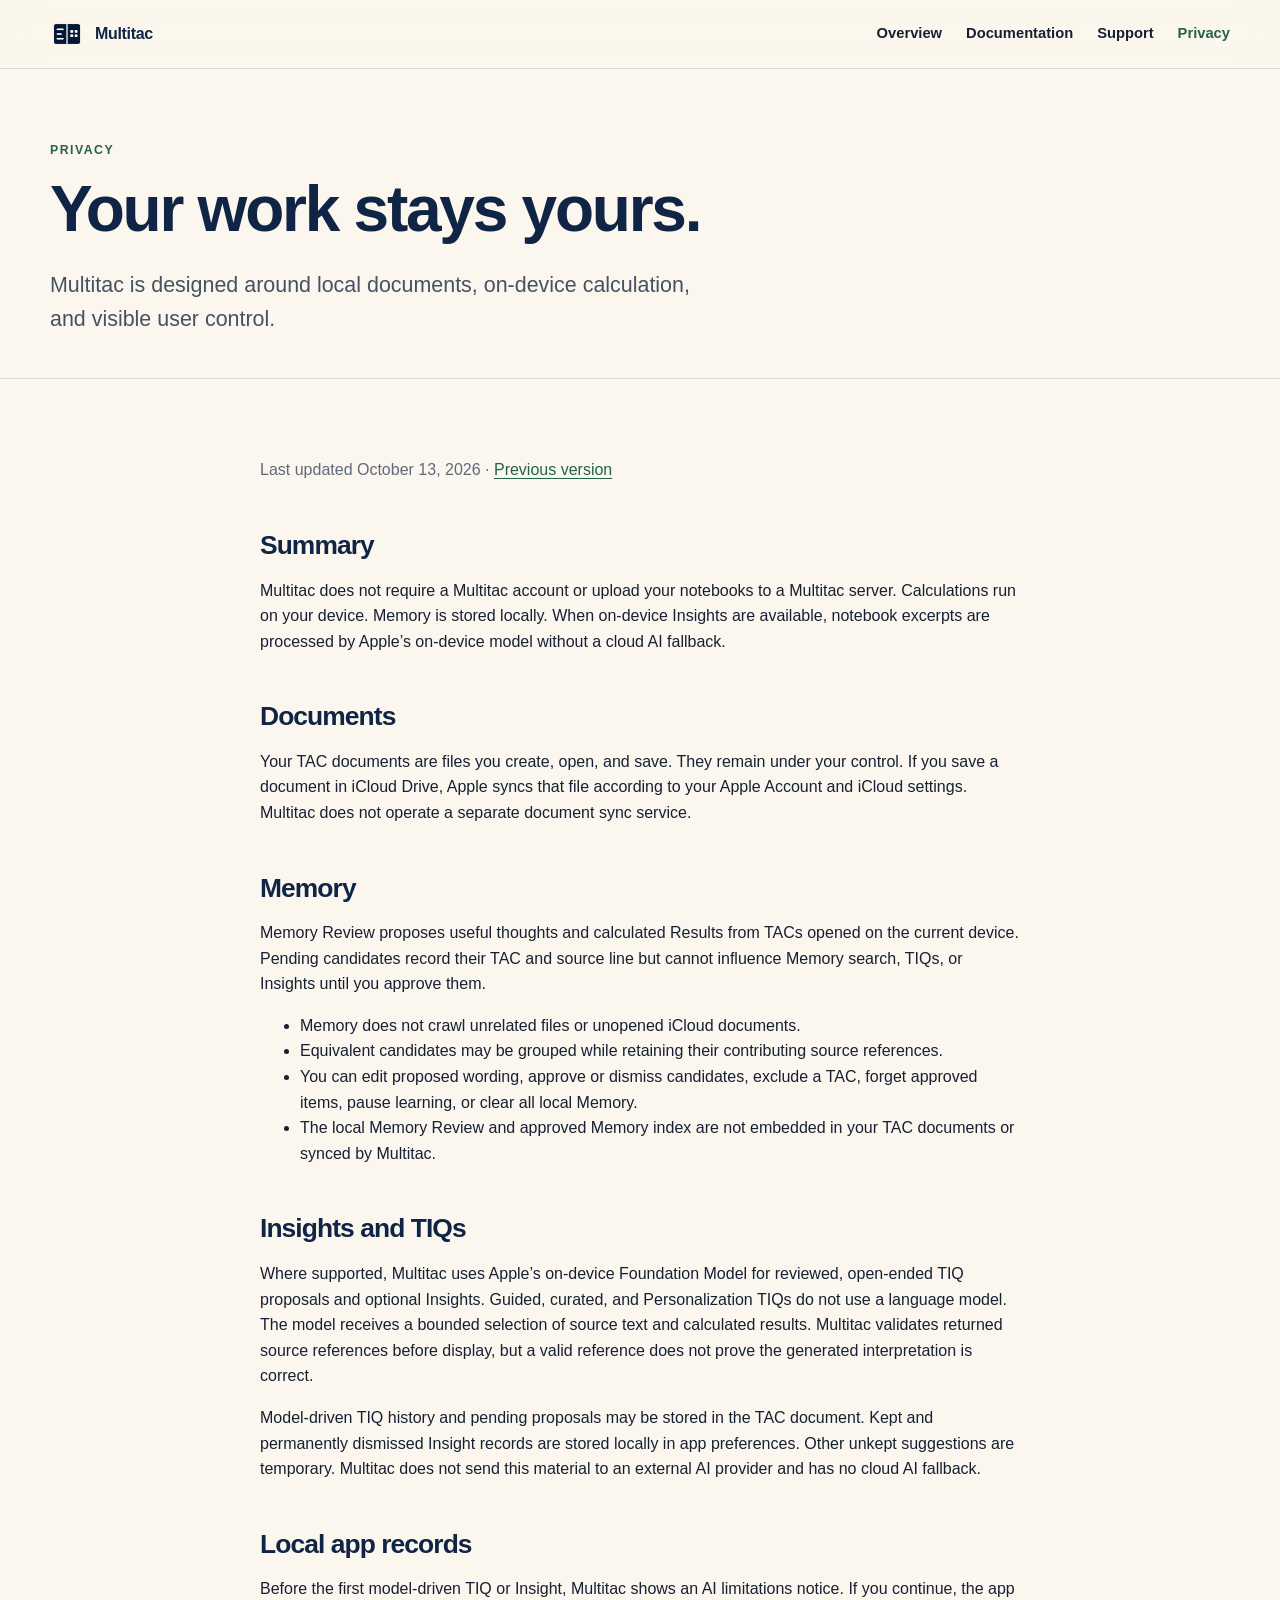
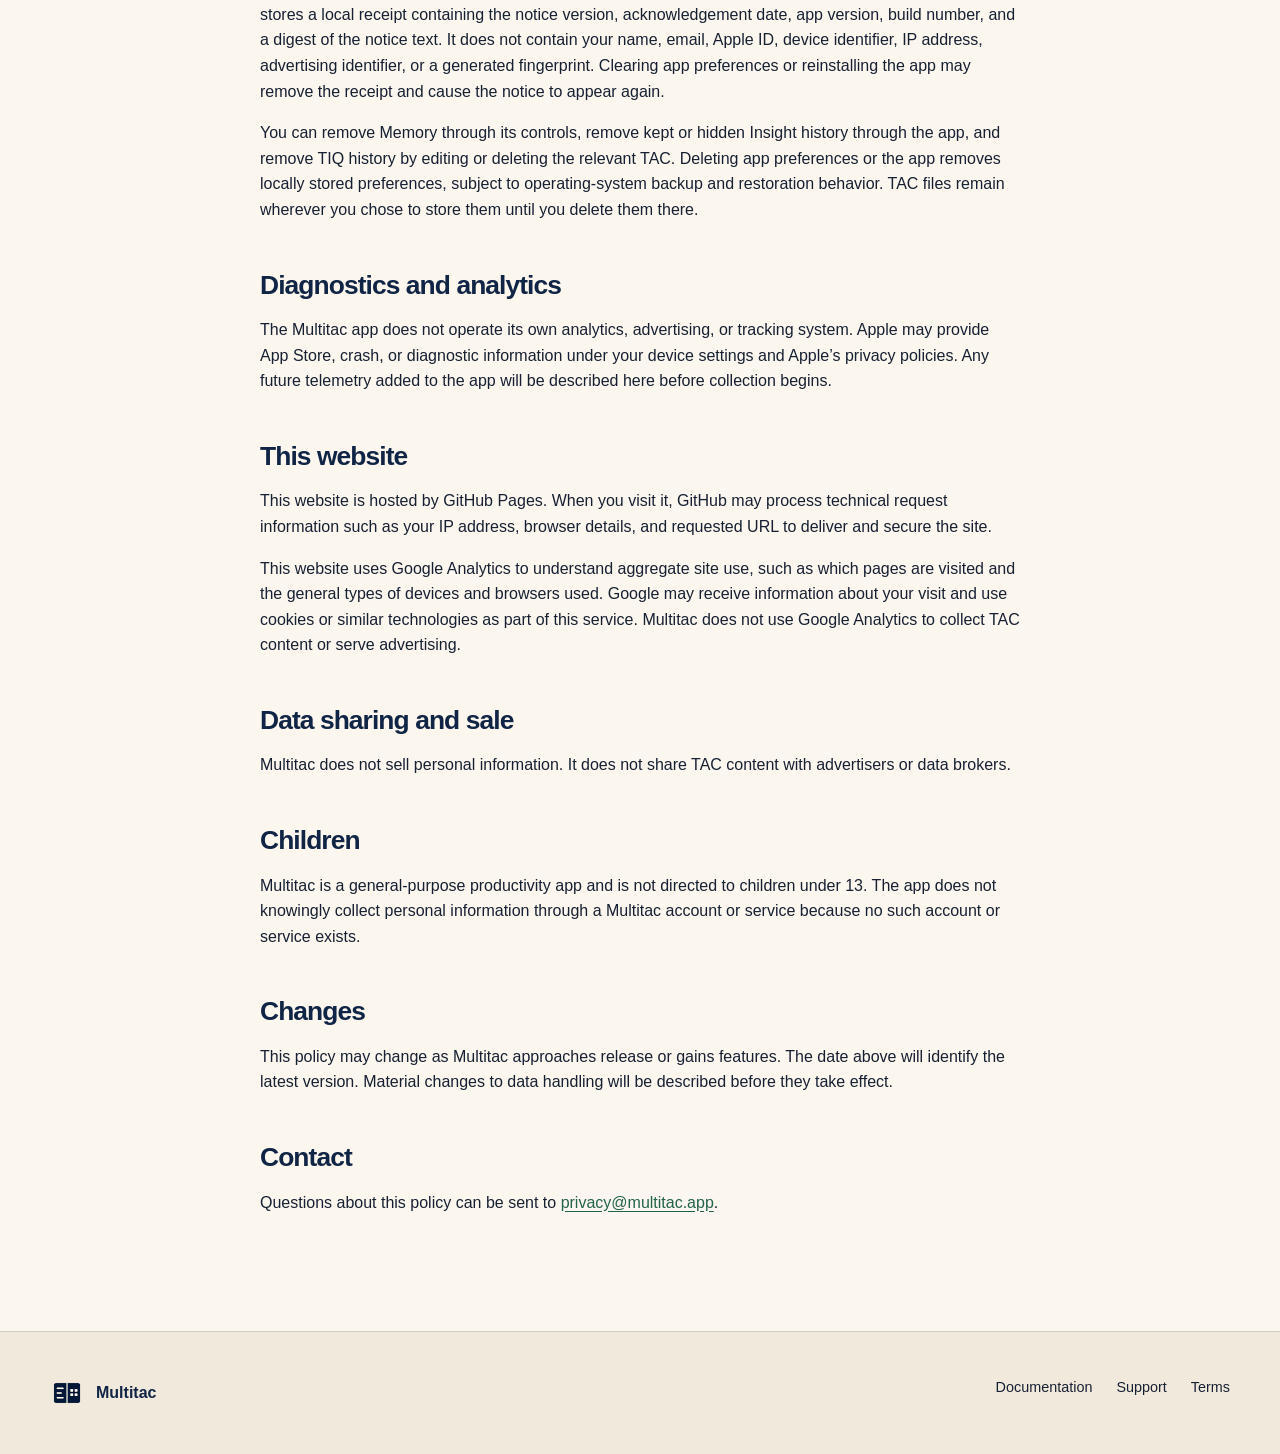
<file: privacy/index.html>
<!doctype html><html lang="en"><head><meta charset="utf-8"><meta name="viewport" content="width=device-width,initial-scale=1"><title>Privacy Policy — Multitac</title><meta name="description" content="How Multitac handles documents, Memory, on-device AI, iCloud Drive, and website data."><link rel="canonical" href="https://multitac.app/privacy/"><link rel="icon" href="/assets/favicon.png"><link rel="stylesheet" href="/css/styles.css"><!-- Google tag (gtag.js) --><script async src="https://www.googletagmanager.com/gtag/js?id=G-SN0K8HZB7N"></script><script>window.dataLayer = window.dataLayer || []; function gtag(){dataLayer.push(arguments);} gtag('js', new Date()); gtag('config', 'G-SN0K8HZB7N');</script></head><body>
<a class="skip-link" href="#main">Skip to content</a><header class="site-header"><div class="wrap header-inner"><a class="brand" href="/"><img src="/assets/favicon.png" alt=""><span>Multitac</span></a><nav class="site-nav"><a href="/">Overview</a><a href="/docs/">Documentation</a><a href="/support/">Support</a><a href="/privacy/" aria-current="page">Privacy</a></nav></div></header>
<main id="main"><header class="page-hero"><div class="wrap"><p class="eyebrow">Privacy</p><h1>Your work stays yours.</h1><p class="lede">Multitac is designed around local documents, on-device calculation, and visible user control.</p></div></header><article class="wrap legal"><p class="updated">Last updated October 13, 2026 · <a href="/privacy/archive/2026-10-10/">Previous version</a></p>
<h2>Summary</h2><p>Multitac does not require a Multitac account or upload your notebooks to a Multitac server. Calculations run on your device. Memory is stored locally. When on-device Insights are available, notebook excerpts are processed by Apple’s on-device model without a cloud AI fallback.</p>
<h2>Documents</h2><p>Your TAC documents are files you create, open, and save. They remain under your control. If you save a document in iCloud Drive, Apple syncs that file according to your Apple Account and iCloud settings. Multitac does not operate a separate document sync service.</p>
<h2>Memory</h2><p>Memory Review proposes useful thoughts and calculated Results from TACs opened on the current device. Pending candidates record their TAC and source line but cannot influence Memory search, TIQs, or Insights until you approve them.</p><ul><li>Memory does not crawl unrelated files or unopened iCloud documents.</li><li>Equivalent candidates may be grouped while retaining their contributing source references.</li><li>You can edit proposed wording, approve or dismiss candidates, exclude a TAC, forget approved items, pause learning, or clear all local Memory.</li><li>The local Memory Review and approved Memory index are not embedded in your TAC documents or synced by Multitac.</li></ul>
<h2>Insights and TIQs</h2><p>Where supported, Multitac uses Apple’s on-device Foundation Model for reviewed, open-ended TIQ proposals and optional Insights. Guided, curated, and Personalization TIQs do not use a language model. The model receives a bounded selection of source text and calculated results. Multitac validates returned source references before display, but a valid reference does not prove the generated interpretation is correct.</p><p>Model-driven TIQ history and pending proposals may be stored in the TAC document. Kept and permanently dismissed Insight records are stored locally in app preferences. Other unkept suggestions are temporary. Multitac does not send this material to an external AI provider and has no cloud AI fallback.</p>
<h2>Local app records</h2><p>Before the first model-driven TIQ or Insight, Multitac shows an AI limitations notice. If you continue, the app stores a local receipt containing the notice version, acknowledgement date, app version, build number, and a digest of the notice text. It does not contain your name, email, Apple ID, device identifier, IP address, advertising identifier, or a generated fingerprint. Clearing app preferences or reinstalling the app may remove the receipt and cause the notice to appear again.</p><p>You can remove Memory through its controls, remove kept or hidden Insight history through the app, and remove TIQ history by editing or deleting the relevant TAC. Deleting app preferences or the app removes locally stored preferences, subject to operating-system backup and restoration behavior. TAC files remain wherever you chose to store them until you delete them there.</p><h2>Diagnostics and analytics</h2><p>The Multitac app does not operate its own analytics, advertising, or tracking system. Apple may provide App Store, crash, or diagnostic information under your device settings and Apple’s privacy policies. Any future telemetry added to the app will be described here before collection begins.</p>
<h2>This website</h2><p>This website is hosted by GitHub Pages. When you visit it, GitHub may process technical request information such as your IP address, browser details, and requested URL to deliver and secure the site.</p><p>This website uses Google Analytics to understand aggregate site use, such as which pages are visited and the general types of devices and browsers used. Google may receive information about your visit and use cookies or similar technologies as part of this service. Multitac does not use Google Analytics to collect TAC content or serve advertising.</p>
<h2>Data sharing and sale</h2><p>Multitac does not sell personal information. It does not share TAC content with advertisers or data brokers.</p>
<h2>Children</h2><p>Multitac is a general-purpose productivity app and is not directed to children under 13. The app does not knowingly collect personal information through a Multitac account or service because no such account or service exists.</p>
<h2>Changes</h2><p>This policy may change as Multitac approaches release or gains features. The date above will identify the latest version. Material changes to data handling will be described before they take effect.</p>
<h2>Contact</h2><p>Questions about this policy can be sent to <a href="mailto:privacy@multitac.app">privacy@multitac.app</a>.</p></article></main>
<footer class="site-footer"><div class="wrap"><div class="footer-grid"><div class="footer-brand"><img src="/assets/favicon.png" alt=""><span>Multitac</span></div><nav class="footer-links"><a href="/docs/">Documentation</a><a href="/support/">Support</a><a href="/terms/">Terms</a></nav></div></div></footer></body></html>
</file>
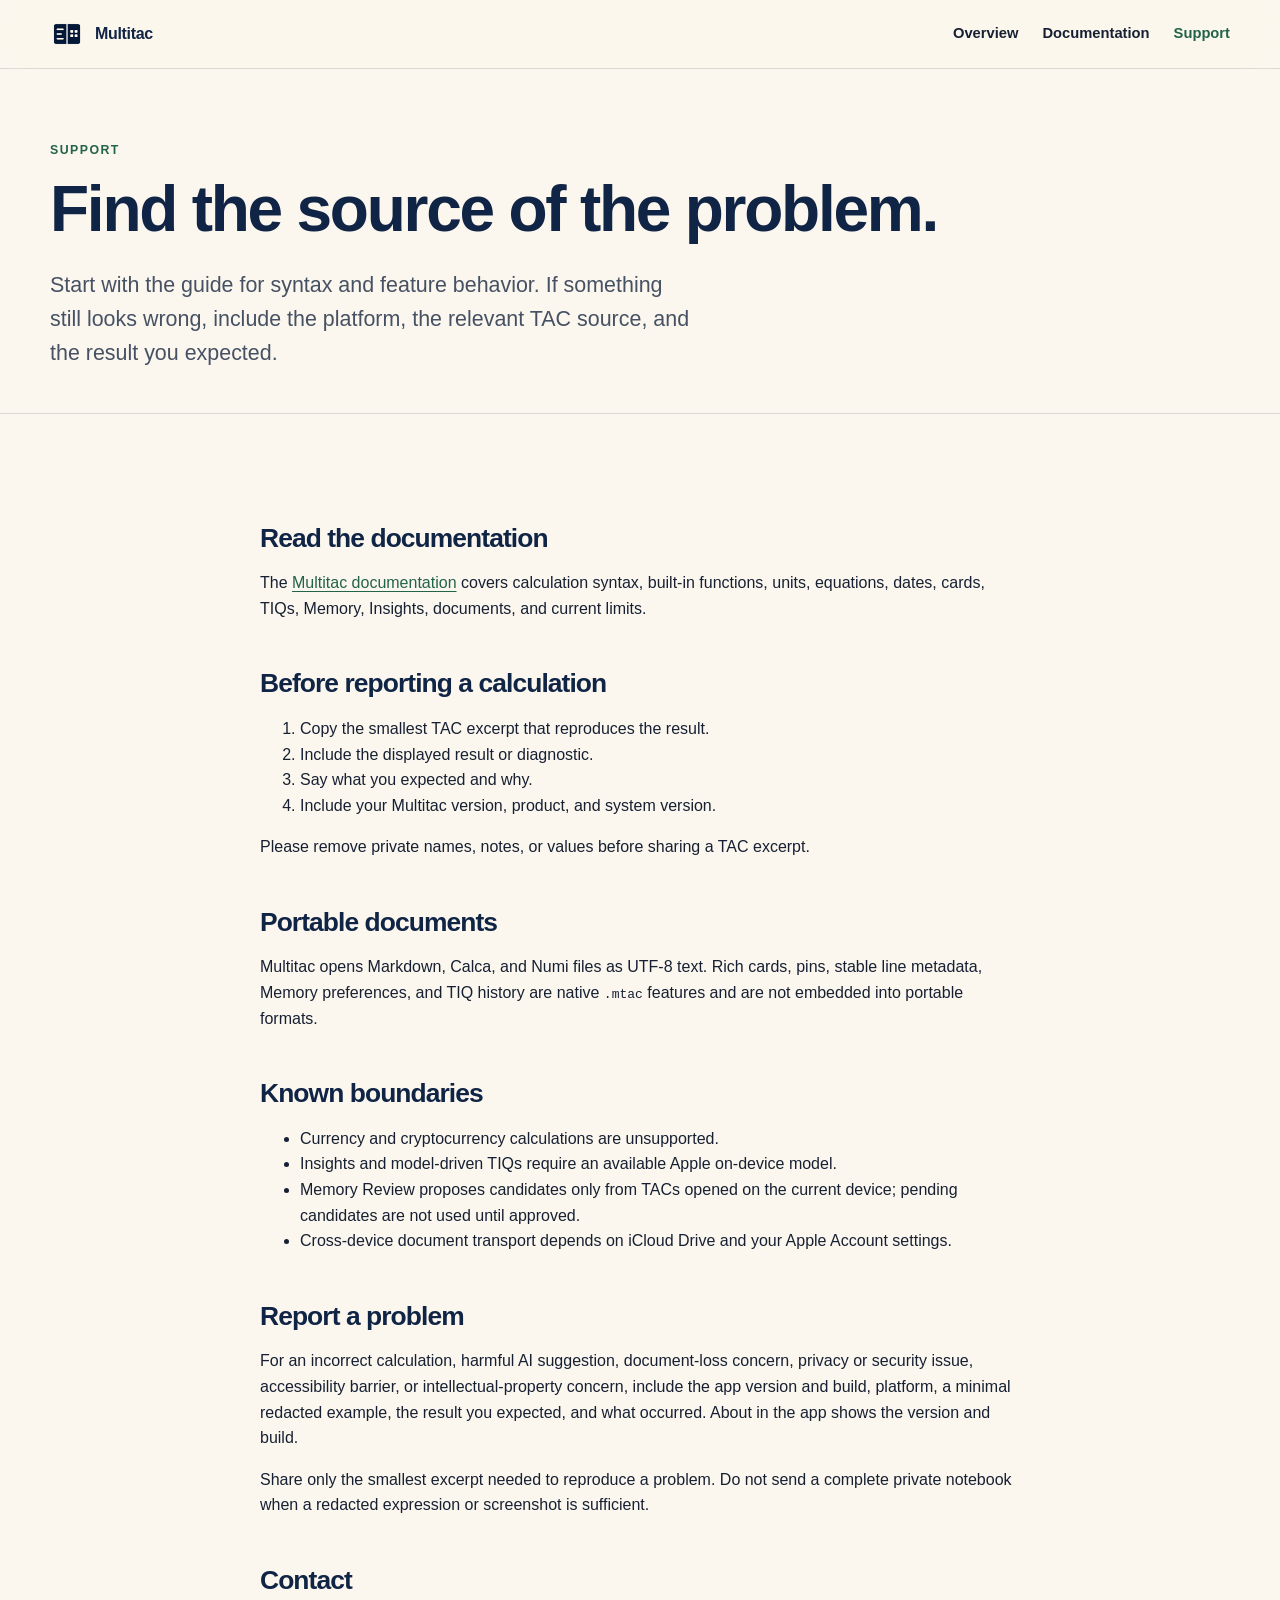
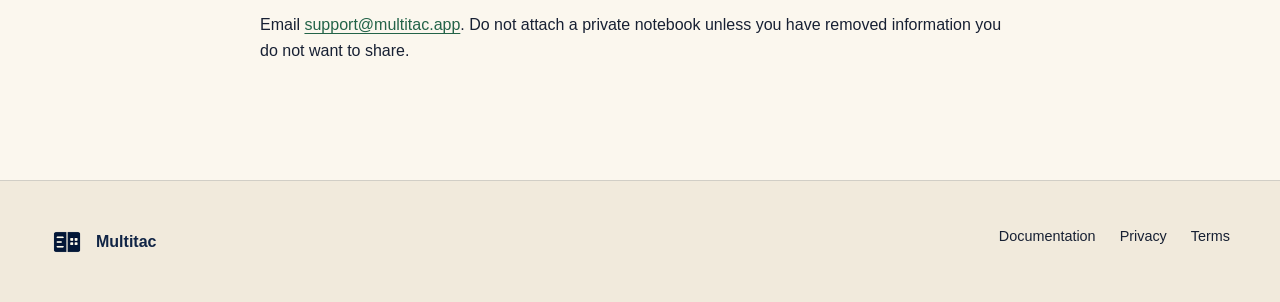
<file: support/index.html>
<!doctype html><html lang="en"><head><meta charset="utf-8"><meta name="viewport" content="width=device-width,initial-scale=1"><title>Support — Multitac</title><meta name="description" content="Help, documentation, compatibility, and contact information for Multitac."><link rel="canonical" href="https://multitac.app/support/"><link rel="icon" href="/assets/favicon.png"><link rel="stylesheet" href="/css/styles.css"><!-- Google tag (gtag.js) --><script async src="https://www.googletagmanager.com/gtag/js?id=G-SN0K8HZB7N"></script><script>window.dataLayer = window.dataLayer || []; function gtag(){dataLayer.push(arguments);} gtag('js', new Date()); gtag('config', 'G-SN0K8HZB7N');</script></head><body>
<a class="skip-link" href="#main">Skip to content</a><header class="site-header"><div class="wrap header-inner"><a class="brand" href="/"><img src="/assets/favicon.png" alt=""><span>Multitac</span></a><nav class="site-nav"><a href="/">Overview</a><a href="/docs/">Documentation</a><a href="/support/" aria-current="page">Support</a></nav></div></header>
<main id="main"><header class="page-hero"><div class="wrap"><p class="eyebrow">Support</p><h1>Find the source of the problem.</h1><p class="lede">Start with the guide for syntax and feature behavior. If something still looks wrong, include the platform, the relevant TAC source, and the result you expected.</p></div></header><article class="wrap legal">
<h2>Read the documentation</h2><p>The <a href="/docs/">Multitac documentation</a> covers calculation syntax, built-in functions, units, equations, dates, cards, TIQs, Memory, Insights, documents, and current limits.</p>
<h2>Before reporting a calculation</h2><ol><li>Copy the smallest TAC excerpt that reproduces the result.</li><li>Include the displayed result or diagnostic.</li><li>Say what you expected and why.</li><li>Include your Multitac version, product, and system version.</li></ol><p>Please remove private names, notes, or values before sharing a TAC excerpt.</p>
<h2>Portable documents</h2><p>Multitac opens Markdown, Calca, and Numi files as UTF-8 text. Rich cards, pins, stable line metadata, Memory preferences, and TIQ history are native <code>.mtac</code> features and are not embedded into portable formats.</p>
<h2>Known boundaries</h2><ul><li>Currency and cryptocurrency calculations are unsupported.</li><li>Insights and model-driven TIQs require an available Apple on-device model.</li><li>Memory Review proposes candidates only from TACs opened on the current device; pending candidates are not used until approved.</li><li>Cross-device document transport depends on iCloud Drive and your Apple Account settings.</li></ul>
<h2>Report a problem</h2><p>For an incorrect calculation, harmful AI suggestion, document-loss concern, privacy or security issue, accessibility barrier, or intellectual-property concern, include the app version and build, platform, a minimal redacted example, the result you expected, and what occurred. About in the app shows the version and build.</p><p>Share only the smallest excerpt needed to reproduce a problem. Do not send a complete private notebook when a redacted expression or screenshot is sufficient.</p><h2>Contact</h2><p>Email <a href="mailto:support@multitac.app">support@multitac.app</a>. Do not attach a private notebook unless you have removed information you do not want to share.</p>
</article></main><footer class="site-footer"><div class="wrap"><div class="footer-grid"><div class="footer-brand"><img src="/assets/favicon.png" alt=""><span>Multitac</span></div><nav class="footer-links"><a href="/docs/">Documentation</a><a href="/privacy/">Privacy</a><a href="/terms/">Terms</a></nav></div></div></footer></body></html>
</file>
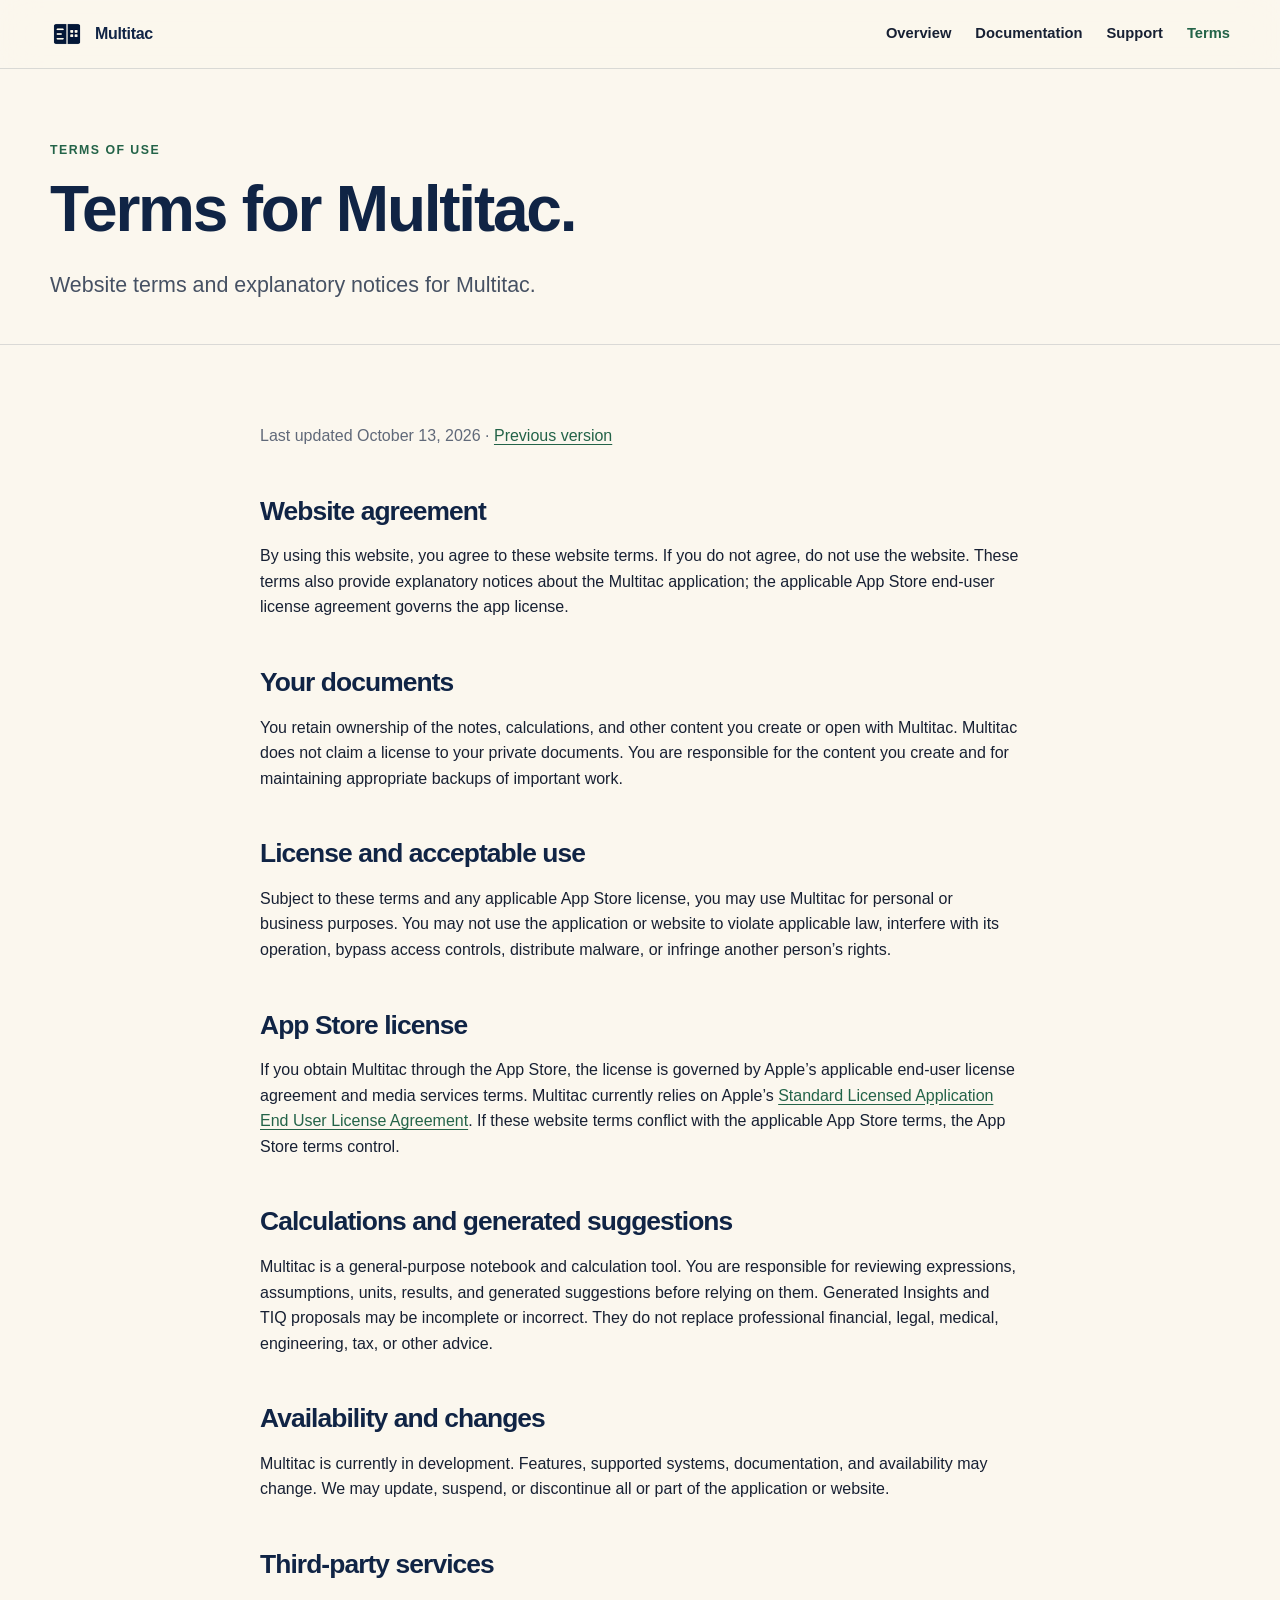
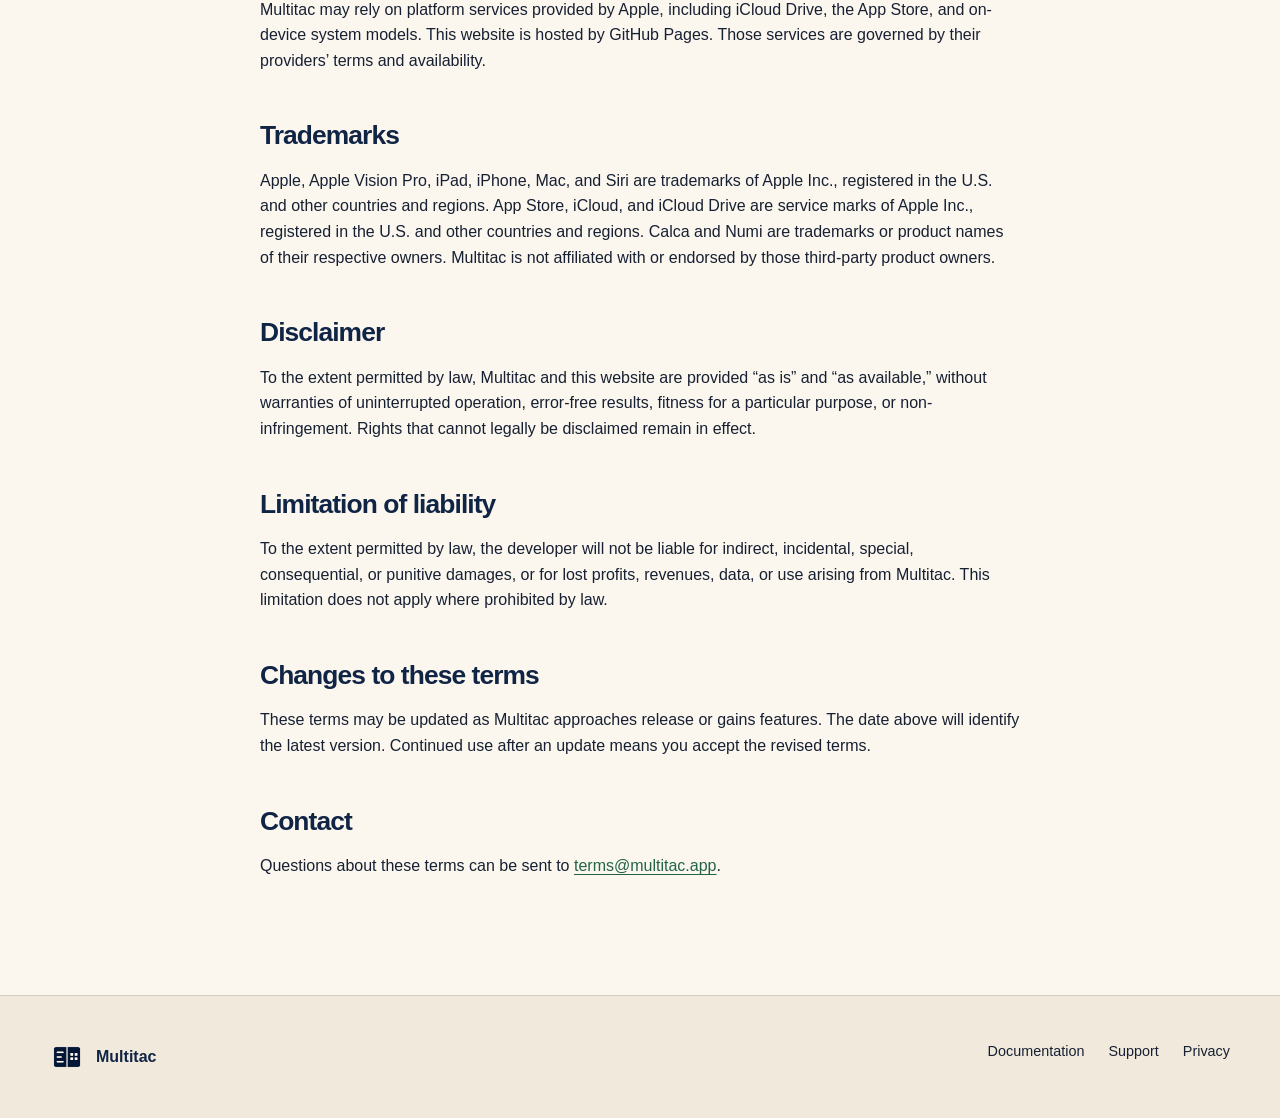
<file: terms/index.html>
<!doctype html><html lang="en"><head><meta charset="utf-8"><meta name="viewport" content="width=device-width,initial-scale=1"><title>Terms of Use — Multitac</title><meta name="description" content="Website terms and explanatory notices for the Multitac app."><link rel="canonical" href="https://multitac.app/terms/"><link rel="icon" href="/assets/favicon.png"><link rel="stylesheet" href="/css/styles.css"><!-- Google tag (gtag.js) --><script async src="https://www.googletagmanager.com/gtag/js?id=G-SN0K8HZB7N"></script><script>window.dataLayer = window.dataLayer || []; function gtag(){dataLayer.push(arguments);} gtag('js', new Date()); gtag('config', 'G-SN0K8HZB7N');</script></head><body>
<a class="skip-link" href="#main">Skip to content</a><header class="site-header"><div class="wrap header-inner"><a class="brand" href="/"><img src="/assets/favicon.png" alt=""><span>Multitac</span></a><nav class="site-nav"><a href="/">Overview</a><a href="/docs/">Documentation</a><a href="/support/">Support</a><a href="/terms/" aria-current="page">Terms</a></nav></div></header>
<main id="main"><header class="page-hero"><div class="wrap"><p class="eyebrow">Terms of use</p><h1>Terms for Multitac.</h1><p class="lede">Website terms and explanatory notices for Multitac.</p></div></header><article class="wrap legal"><p class="updated">Last updated October 13, 2026 · <a href="/terms/archive/2026-10-10/">Previous version</a></p>
<h2>Website agreement</h2><p>By using this website, you agree to these website terms. If you do not agree, do not use the website. These terms also provide explanatory notices about the Multitac application; the applicable App Store end-user license agreement governs the app license.</p>
<h2>Your documents</h2><p>You retain ownership of the notes, calculations, and other content you create or open with Multitac. Multitac does not claim a license to your private documents. You are responsible for the content you create and for maintaining appropriate backups of important work.</p>
<h2>License and acceptable use</h2><p>Subject to these terms and any applicable App Store license, you may use Multitac for personal or business purposes. You may not use the application or website to violate applicable law, interfere with its operation, bypass access controls, distribute malware, or infringe another person’s rights.</p>
<h2>App Store license</h2><p>If you obtain Multitac through the App Store, the license is governed by Apple’s applicable end-user license agreement and media services terms. Multitac currently relies on Apple’s <a href="https://www.apple.com/legal/internet-services/itunes/dev/stdeula/">Standard Licensed Application End User License Agreement</a>. If these website terms conflict with the applicable App Store terms, the App Store terms control.</p>
<h2>Calculations and generated suggestions</h2><p>Multitac is a general-purpose notebook and calculation tool. You are responsible for reviewing expressions, assumptions, units, results, and generated suggestions before relying on them. Generated Insights and TIQ proposals may be incomplete or incorrect. They do not replace professional financial, legal, medical, engineering, tax, or other advice.</p>
<h2>Availability and changes</h2><p>Multitac is currently in development. Features, supported systems, documentation, and availability may change. We may update, suspend, or discontinue all or part of the application or website.</p>
<h2>Third-party services</h2><p>Multitac may rely on platform services provided by Apple, including iCloud Drive, the App Store, and on-device system models. This website is hosted by GitHub Pages. Those services are governed by their providers’ terms and availability.</p>
<h2>Trademarks</h2><p>Apple, Apple Vision Pro, iPad, iPhone, Mac, and Siri are trademarks of Apple Inc., registered in the U.S. and other countries and regions. App Store, iCloud, and iCloud Drive are service marks of Apple Inc., registered in the U.S. and other countries and regions. Calca and Numi are trademarks or product names of their respective owners. Multitac is not affiliated with or endorsed by those third-party product owners.</p>
<h2>Disclaimer</h2><p>To the extent permitted by law, Multitac and this website are provided “as is” and “as available,” without warranties of uninterrupted operation, error-free results, fitness for a particular purpose, or non-infringement. Rights that cannot legally be disclaimed remain in effect.</p>
<h2>Limitation of liability</h2><p>To the extent permitted by law, the developer will not be liable for indirect, incidental, special, consequential, or punitive damages, or for lost profits, revenues, data, or use arising from Multitac. This limitation does not apply where prohibited by law.</p>
<h2>Changes to these terms</h2><p>These terms may be updated as Multitac approaches release or gains features. The date above will identify the latest version. Continued use after an update means you accept the revised terms.</p>
<h2>Contact</h2><p>Questions about these terms can be sent to <a href="mailto:terms@multitac.app">terms@multitac.app</a>.</p></article></main>
<footer class="site-footer"><div class="wrap"><div class="footer-grid"><div class="footer-brand"><img src="/assets/favicon.png" alt=""><span>Multitac</span></div><nav class="footer-links"><a href="/docs/">Documentation</a><a href="/support/">Support</a><a href="/privacy/">Privacy</a></nav></div></div></footer></body></html>
</file>
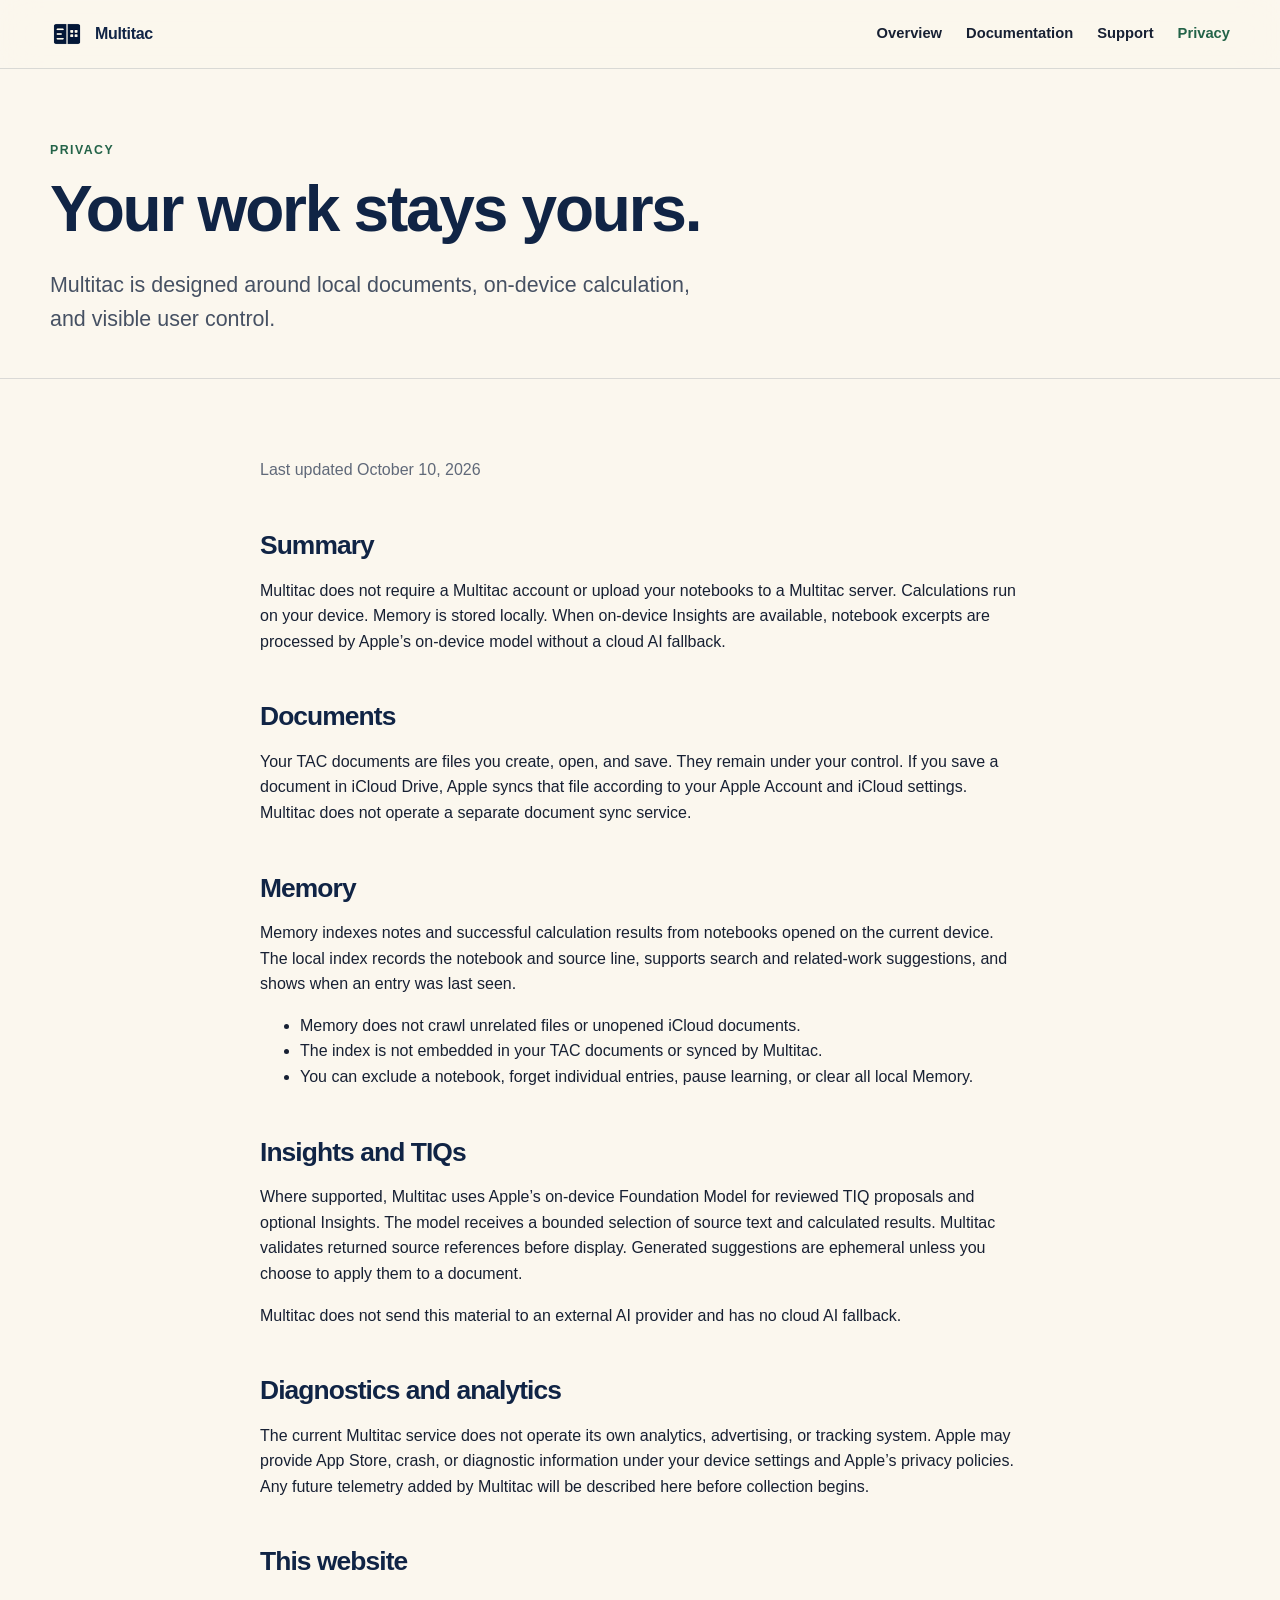
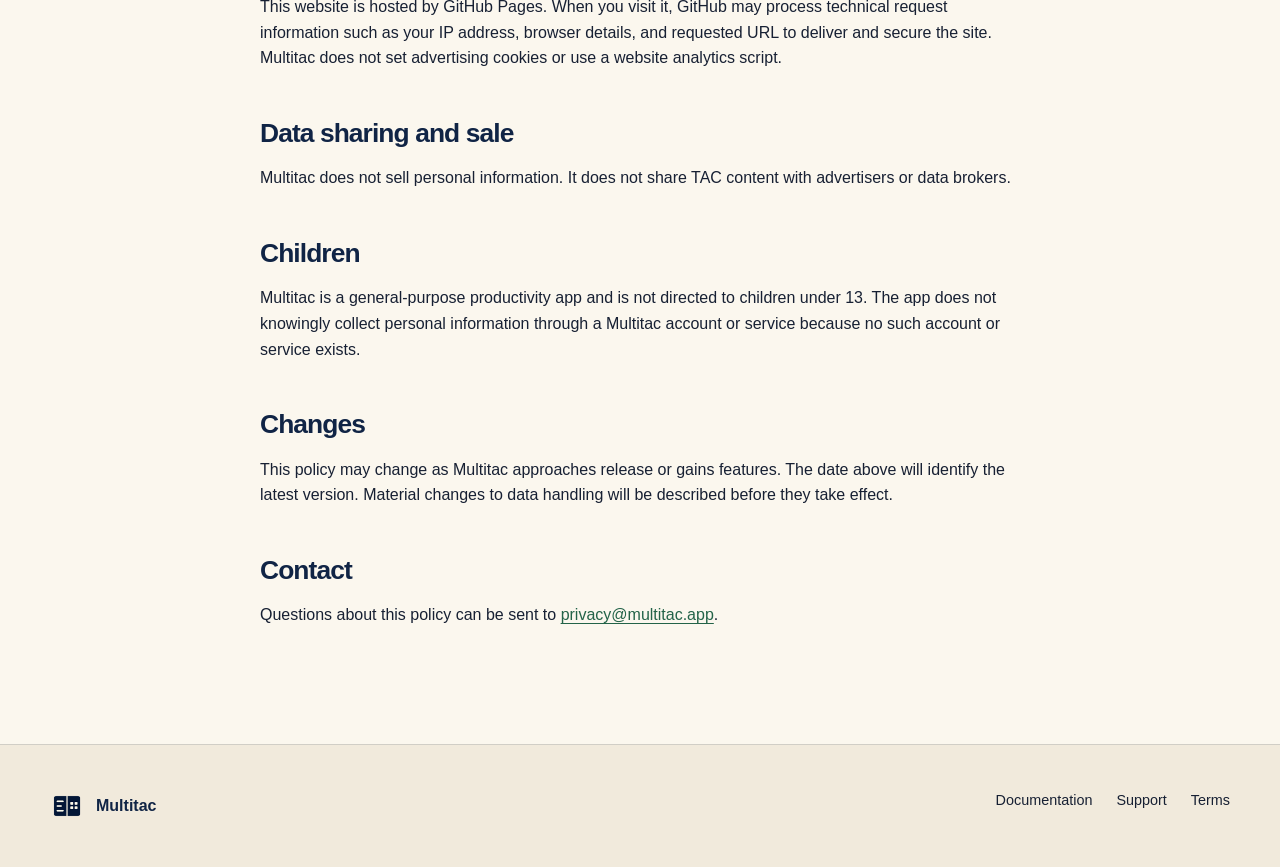
<file: privacy/archive/2026-10-10/index.html>
<!doctype html><html lang="en"><head><meta charset="utf-8"><meta name="viewport" content="width=device-width,initial-scale=1"><title>Privacy Policy — Multitac</title><meta name="description" content="How Multitac handles documents, Memory, on-device AI, iCloud Drive, and website data."><link rel="canonical" href="https://multitac.app/privacy/archive/2026-10-10/"><link rel="icon" href="/assets/favicon.png"><link rel="stylesheet" href="/css/styles.css"></head><body>
<a class="skip-link" href="#main">Skip to content</a><header class="site-header"><div class="wrap header-inner"><a class="brand" href="/"><img src="/assets/favicon.png" alt=""><span>Multitac</span></a><nav class="site-nav"><a href="/">Overview</a><a href="/docs/">Documentation</a><a href="/support/">Support</a><a href="/privacy/" aria-current="page">Privacy</a></nav></div></header>
<main id="main"><header class="page-hero"><div class="wrap"><p class="eyebrow">Privacy</p><h1>Your work stays yours.</h1><p class="lede">Multitac is designed around local documents, on-device calculation, and visible user control.</p></div></header><article class="wrap legal"><p class="updated">Last updated October 10, 2026</p>
<h2>Summary</h2><p>Multitac does not require a Multitac account or upload your notebooks to a Multitac server. Calculations run on your device. Memory is stored locally. When on-device Insights are available, notebook excerpts are processed by Apple’s on-device model without a cloud AI fallback.</p>
<h2>Documents</h2><p>Your TAC documents are files you create, open, and save. They remain under your control. If you save a document in iCloud Drive, Apple syncs that file according to your Apple Account and iCloud settings. Multitac does not operate a separate document sync service.</p>
<h2>Memory</h2><p>Memory indexes notes and successful calculation results from notebooks opened on the current device. The local index records the notebook and source line, supports search and related-work suggestions, and shows when an entry was last seen.</p><ul><li>Memory does not crawl unrelated files or unopened iCloud documents.</li><li>The index is not embedded in your TAC documents or synced by Multitac.</li><li>You can exclude a notebook, forget individual entries, pause learning, or clear all local Memory.</li></ul>
<h2>Insights and TIQs</h2><p>Where supported, Multitac uses Apple’s on-device Foundation Model for reviewed TIQ proposals and optional Insights. The model receives a bounded selection of source text and calculated results. Multitac validates returned source references before display. Generated suggestions are ephemeral unless you choose to apply them to a document.</p><p>Multitac does not send this material to an external AI provider and has no cloud AI fallback.</p>
<h2>Diagnostics and analytics</h2><p>The current Multitac service does not operate its own analytics, advertising, or tracking system. Apple may provide App Store, crash, or diagnostic information under your device settings and Apple’s privacy policies. Any future telemetry added by Multitac will be described here before collection begins.</p>
<h2>This website</h2><p>This website is hosted by GitHub Pages. When you visit it, GitHub may process technical request information such as your IP address, browser details, and requested URL to deliver and secure the site. Multitac does not set advertising cookies or use a website analytics script.</p>
<h2>Data sharing and sale</h2><p>Multitac does not sell personal information. It does not share TAC content with advertisers or data brokers.</p>
<h2>Children</h2><p>Multitac is a general-purpose productivity app and is not directed to children under 13. The app does not knowingly collect personal information through a Multitac account or service because no such account or service exists.</p>
<h2>Changes</h2><p>This policy may change as Multitac approaches release or gains features. The date above will identify the latest version. Material changes to data handling will be described before they take effect.</p>
<h2>Contact</h2><p>Questions about this policy can be sent to <a href="mailto:privacy@multitac.app">privacy@multitac.app</a>.</p></article></main>
<footer class="site-footer"><div class="wrap"><div class="footer-grid"><div class="footer-brand"><img src="/assets/favicon.png" alt=""><span>Multitac</span></div><nav class="footer-links"><a href="/docs/">Documentation</a><a href="/support/">Support</a><a href="/terms/">Terms</a></nav></div></div></footer></body></html>
</file>
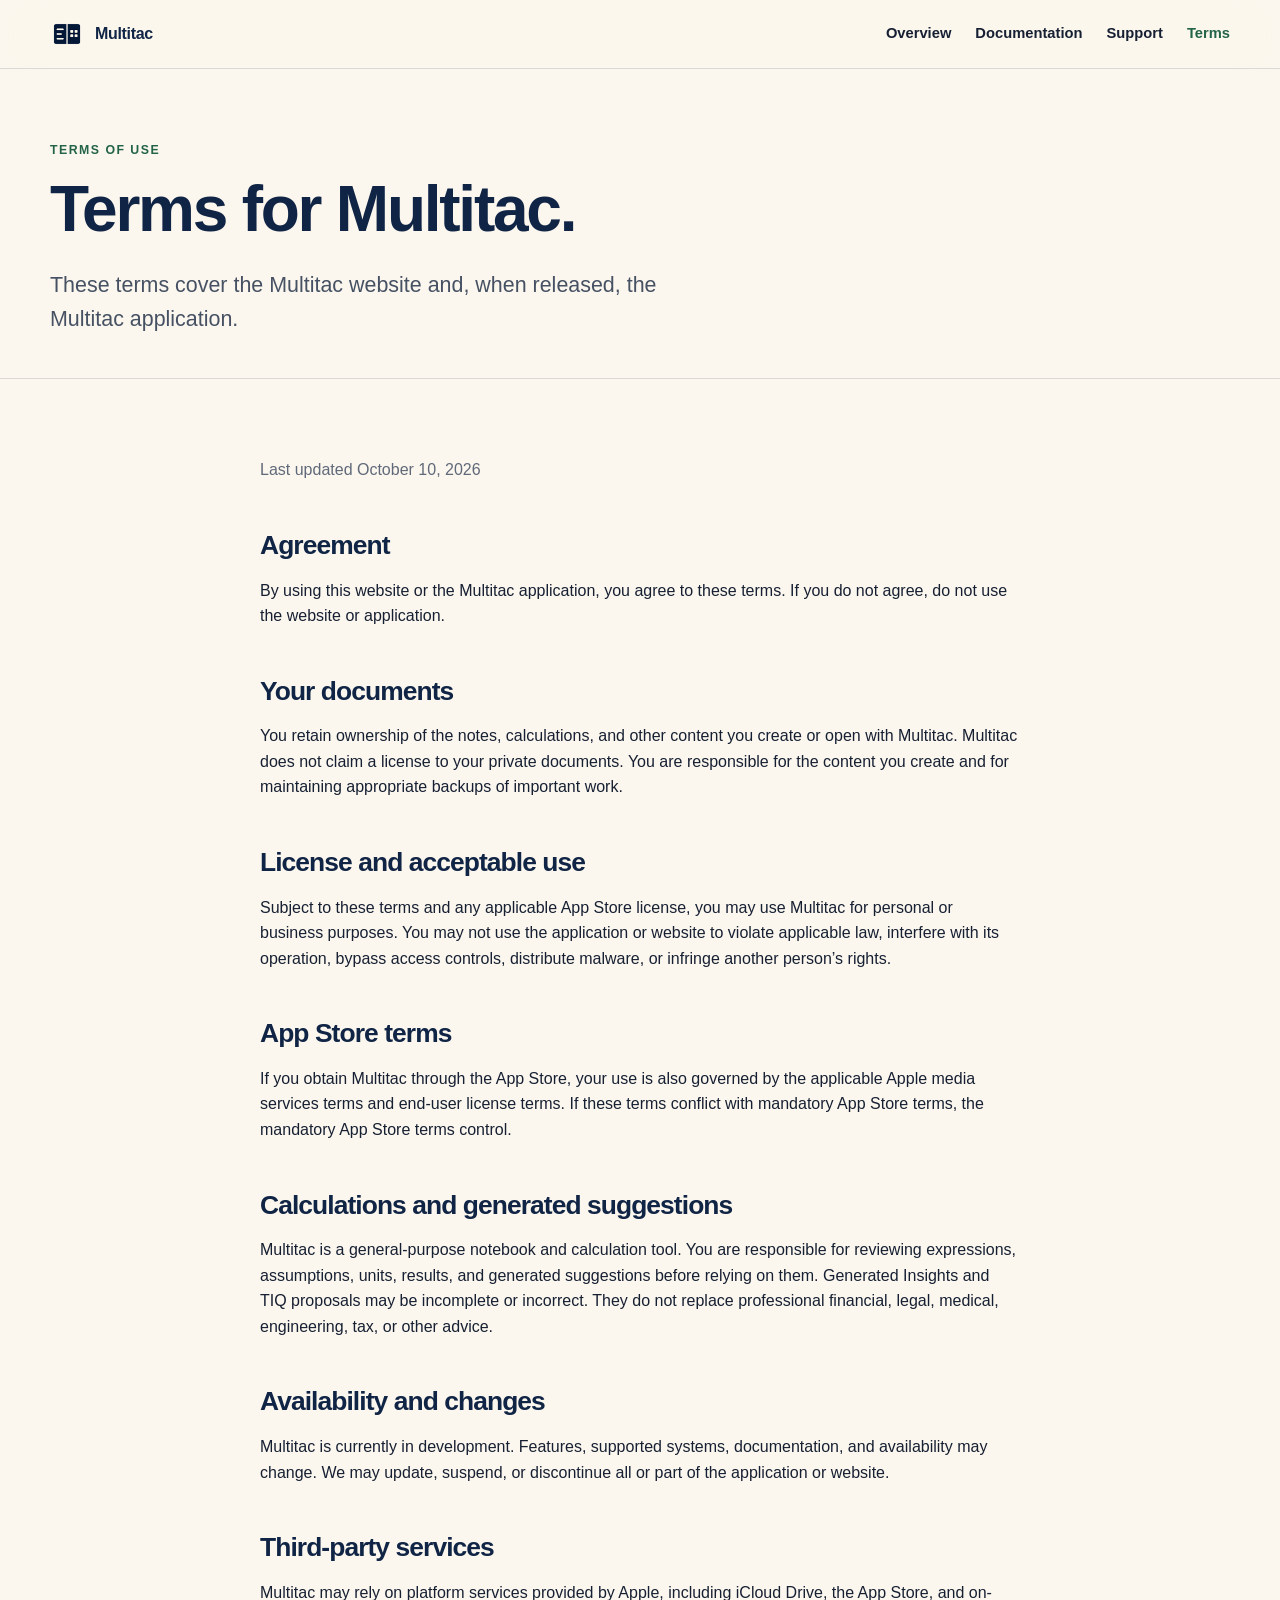
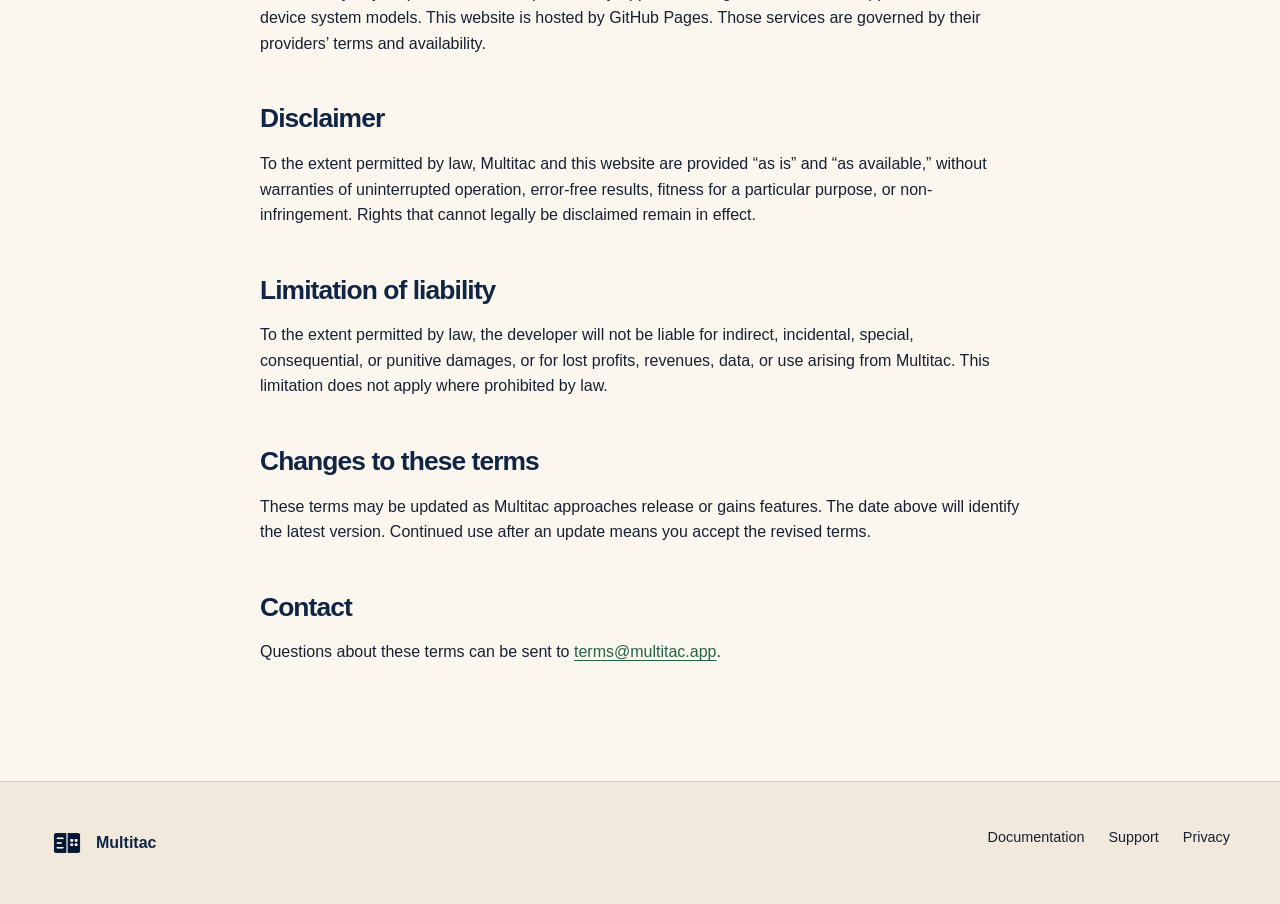
<file: terms/archive/2026-10-10/index.html>
<!doctype html><html lang="en"><head><meta charset="utf-8"><meta name="viewport" content="width=device-width,initial-scale=1"><title>Terms of Use — Multitac</title><meta name="description" content="Terms governing use of the Multitac app and website."><link rel="canonical" href="https://multitac.app/terms/archive/2026-10-10/"><link rel="icon" href="/assets/favicon.png"><link rel="stylesheet" href="/css/styles.css"></head><body>
<a class="skip-link" href="#main">Skip to content</a><header class="site-header"><div class="wrap header-inner"><a class="brand" href="/"><img src="/assets/favicon.png" alt=""><span>Multitac</span></a><nav class="site-nav"><a href="/">Overview</a><a href="/docs/">Documentation</a><a href="/support/">Support</a><a href="/terms/" aria-current="page">Terms</a></nav></div></header>
<main id="main"><header class="page-hero"><div class="wrap"><p class="eyebrow">Terms of use</p><h1>Terms for Multitac.</h1><p class="lede">These terms cover the Multitac website and, when released, the Multitac application.</p></div></header><article class="wrap legal"><p class="updated">Last updated October 10, 2026</p>
<h2>Agreement</h2><p>By using this website or the Multitac application, you agree to these terms. If you do not agree, do not use the website or application.</p>
<h2>Your documents</h2><p>You retain ownership of the notes, calculations, and other content you create or open with Multitac. Multitac does not claim a license to your private documents. You are responsible for the content you create and for maintaining appropriate backups of important work.</p>
<h2>License and acceptable use</h2><p>Subject to these terms and any applicable App Store license, you may use Multitac for personal or business purposes. You may not use the application or website to violate applicable law, interfere with its operation, bypass access controls, distribute malware, or infringe another person’s rights.</p>
<h2>App Store terms</h2><p>If you obtain Multitac through the App Store, your use is also governed by the applicable Apple media services terms and end-user license terms. If these terms conflict with mandatory App Store terms, the mandatory App Store terms control.</p>
<h2>Calculations and generated suggestions</h2><p>Multitac is a general-purpose notebook and calculation tool. You are responsible for reviewing expressions, assumptions, units, results, and generated suggestions before relying on them. Generated Insights and TIQ proposals may be incomplete or incorrect. They do not replace professional financial, legal, medical, engineering, tax, or other advice.</p>
<h2>Availability and changes</h2><p>Multitac is currently in development. Features, supported systems, documentation, and availability may change. We may update, suspend, or discontinue all or part of the application or website.</p>
<h2>Third-party services</h2><p>Multitac may rely on platform services provided by Apple, including iCloud Drive, the App Store, and on-device system models. This website is hosted by GitHub Pages. Those services are governed by their providers’ terms and availability.</p>
<h2>Disclaimer</h2><p>To the extent permitted by law, Multitac and this website are provided “as is” and “as available,” without warranties of uninterrupted operation, error-free results, fitness for a particular purpose, or non-infringement. Rights that cannot legally be disclaimed remain in effect.</p>
<h2>Limitation of liability</h2><p>To the extent permitted by law, the developer will not be liable for indirect, incidental, special, consequential, or punitive damages, or for lost profits, revenues, data, or use arising from Multitac. This limitation does not apply where prohibited by law.</p>
<h2>Changes to these terms</h2><p>These terms may be updated as Multitac approaches release or gains features. The date above will identify the latest version. Continued use after an update means you accept the revised terms.</p>
<h2>Contact</h2><p>Questions about these terms can be sent to <a href="mailto:terms@multitac.app">terms@multitac.app</a>.</p></article></main>
<footer class="site-footer"><div class="wrap"><div class="footer-grid"><div class="footer-brand"><img src="/assets/favicon.png" alt=""><span>Multitac</span></div><nav class="footer-links"><a href="/docs/">Documentation</a><a href="/support/">Support</a><a href="/privacy/">Privacy</a></nav></div></div></footer></body></html>
</file>
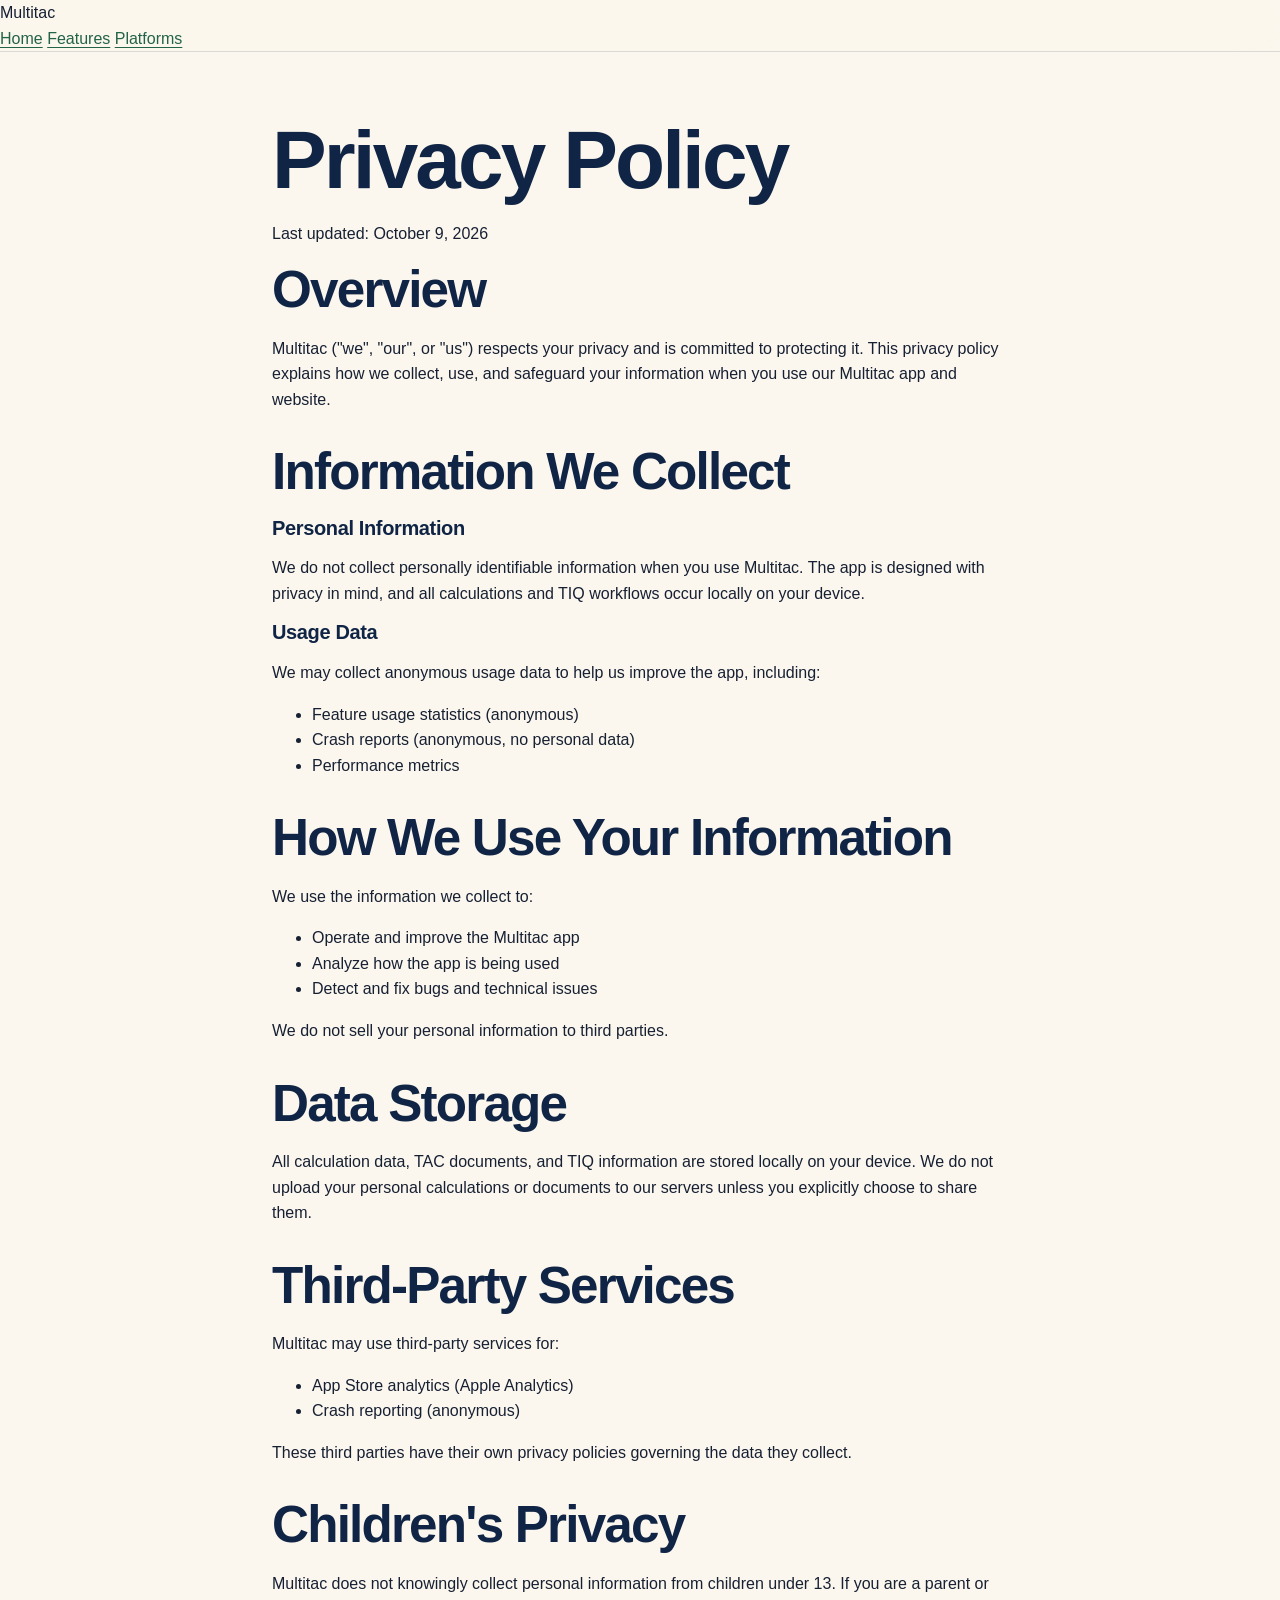
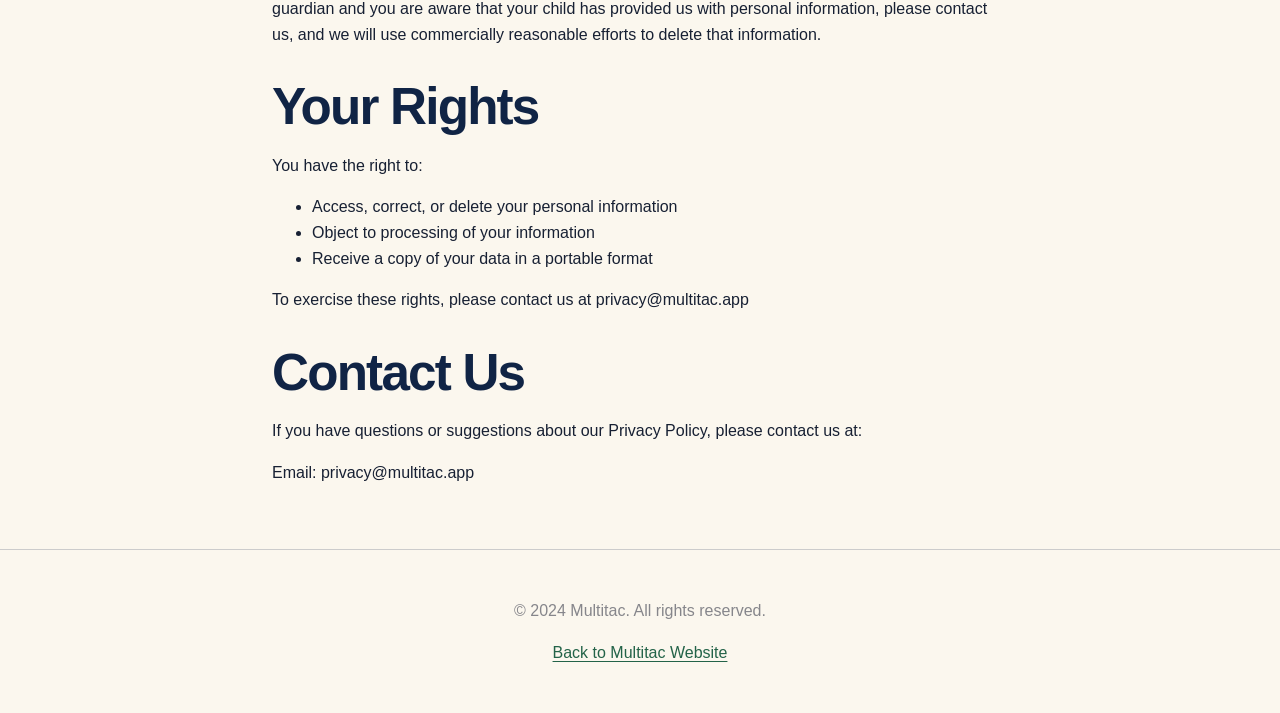
<file: privacy.html>
<!doctype html>
<html lang="en">
<head>
  <meta charset="UTF-8">
  <meta name="viewport" content="width=device-width, initial-scale=1.0">
  <title>Privacy Policy - Multitac</title>
  <meta name="viewport" content="width=device-width, initial-scale=1.0">
  <link rel="stylesheet" href="css/styles.css">
</head>
<body>
  <header class="site-header">
    <div class="header-container">
      <div class="logo">Multitac</div>
      <nav>
        <a href="index.html">Home</a>
        <a href="#features">Features</a>
        <a href="#platforms">Platforms</a>
      </nav>
    </div>
  </header>
  
  <main style="max-width: 800px; margin: 4rem auto; padding: 0 2rem;">
    <h1>Privacy Policy</h1>
    <p>Last updated: October 9, 2026</p>
    
    <section style="margin-bottom: 2rem;">
      <h2>Overview</h2>
      <p>Multitac ("we", "our", or "us") respects your privacy and is committed to protecting it. This privacy policy explains how we collect, use, and safeguard your information when you use our Multitac app and website.</p>
    </section>
    
    <section style="margin-bottom: 2rem;">
      <h2>Information We Collect</h2>
      <h3>Personal Information</h3>
      <p>We do not collect personally identifiable information when you use Multitac. The app is designed with privacy in mind, and all calculations and TIQ workflows occur locally on your device.</p>
      
      <h3>Usage Data</h3>
      <p>We may collect anonymous usage data to help us improve the app, including:</p>
      <ul>
        <li>Feature usage statistics (anonymous)</li>
        <li>Crash reports (anonymous, no personal data)</li>
        <li>Performance metrics</li>
      </ul>
    </section>
    
    <section style="margin-bottom: 2rem;">
      <h2>How We Use Your Information</h2>
      <p>We use the information we collect to:</p>
      <ul>
        <li>Operate and improve the Multitac app</li>
        <li>Analyze how the app is being used</li>
        <li>Detect and fix bugs and technical issues</li>
      </ul>
      <p>We do not sell your personal information to third parties.</p>
    </section>
    
    <section style="margin-bottom: 2rem;">
      <h2>Data Storage</h2>
      <p>All calculation data, TAC documents, and TIQ information are stored locally on your device. We do not upload your personal calculations or documents to our servers unless you explicitly choose to share them.</p>
    </section>
    
    <section style="margin-bottom: 2rem;">
      <h2>Third-Party Services</h2>
      <p>Multitac may use third-party services for:</p>
      <ul>
        <li>App Store analytics (Apple Analytics)</li>
        <li>Crash reporting (anonymous)</li>
      </ul>
      <p>These third parties have their own privacy policies governing the data they collect.</p>
    </section>
    
    <section style="margin-bottom: 2rem;">
      <h2>Children's Privacy</h2>
      <p>Multitac does not knowingly collect personal information from children under 13. If you are a parent or guardian and you are aware that your child has provided us with personal information, please contact us, and we will use commercially reasonable efforts to delete that information.</p>
    </section>
    
    <section style="margin-bottom: 2rem;">
      <h2>Your Rights</h2>
      <p>You have the right to:</p>
      <ul>
        <li>Access, correct, or delete your personal information</li>
        <li>Object to processing of your information</li>
        <li>Receive a copy of your data in a portable format</li>
      </ul>
      <p>To exercise these rights, please contact us at privacy@multitac.app</p>
    </section>
    
    <section>
      <h2>Contact Us</h2>
      <p>If you have questions or suggestions about our Privacy Policy, please contact us at:</p>
      <p>Email: privacy@multitac.app</p>
    </section>
  </main>
  
  <footer style="margin-top: 4rem; padding: 2rem; text-align: center; color: #86868B; border-top: 1px solid #CCCCCC;">
    <p>&copy; 2024 Multitac. All rights reserved.</p>
    <p><a href="index.html">Back to Multitac Website</a></p>
  </footer>
</body>
</html>
</file>
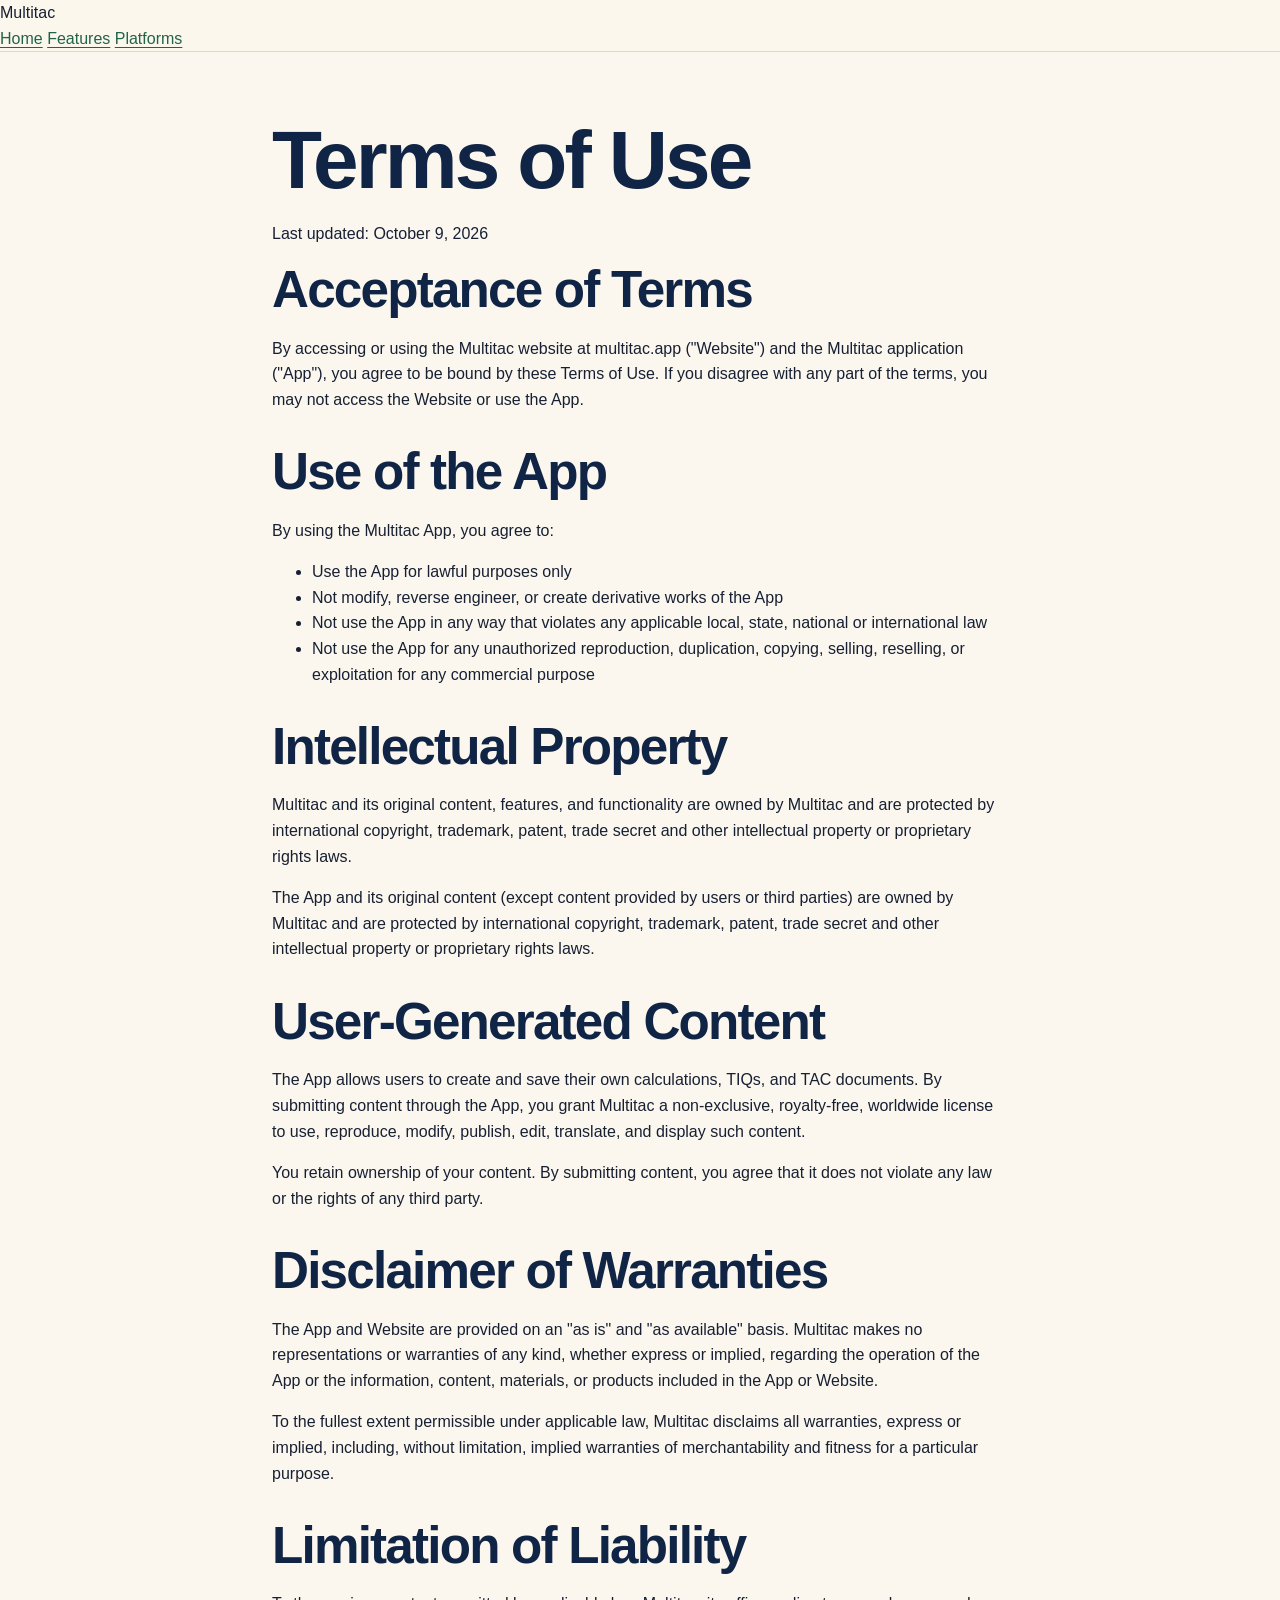
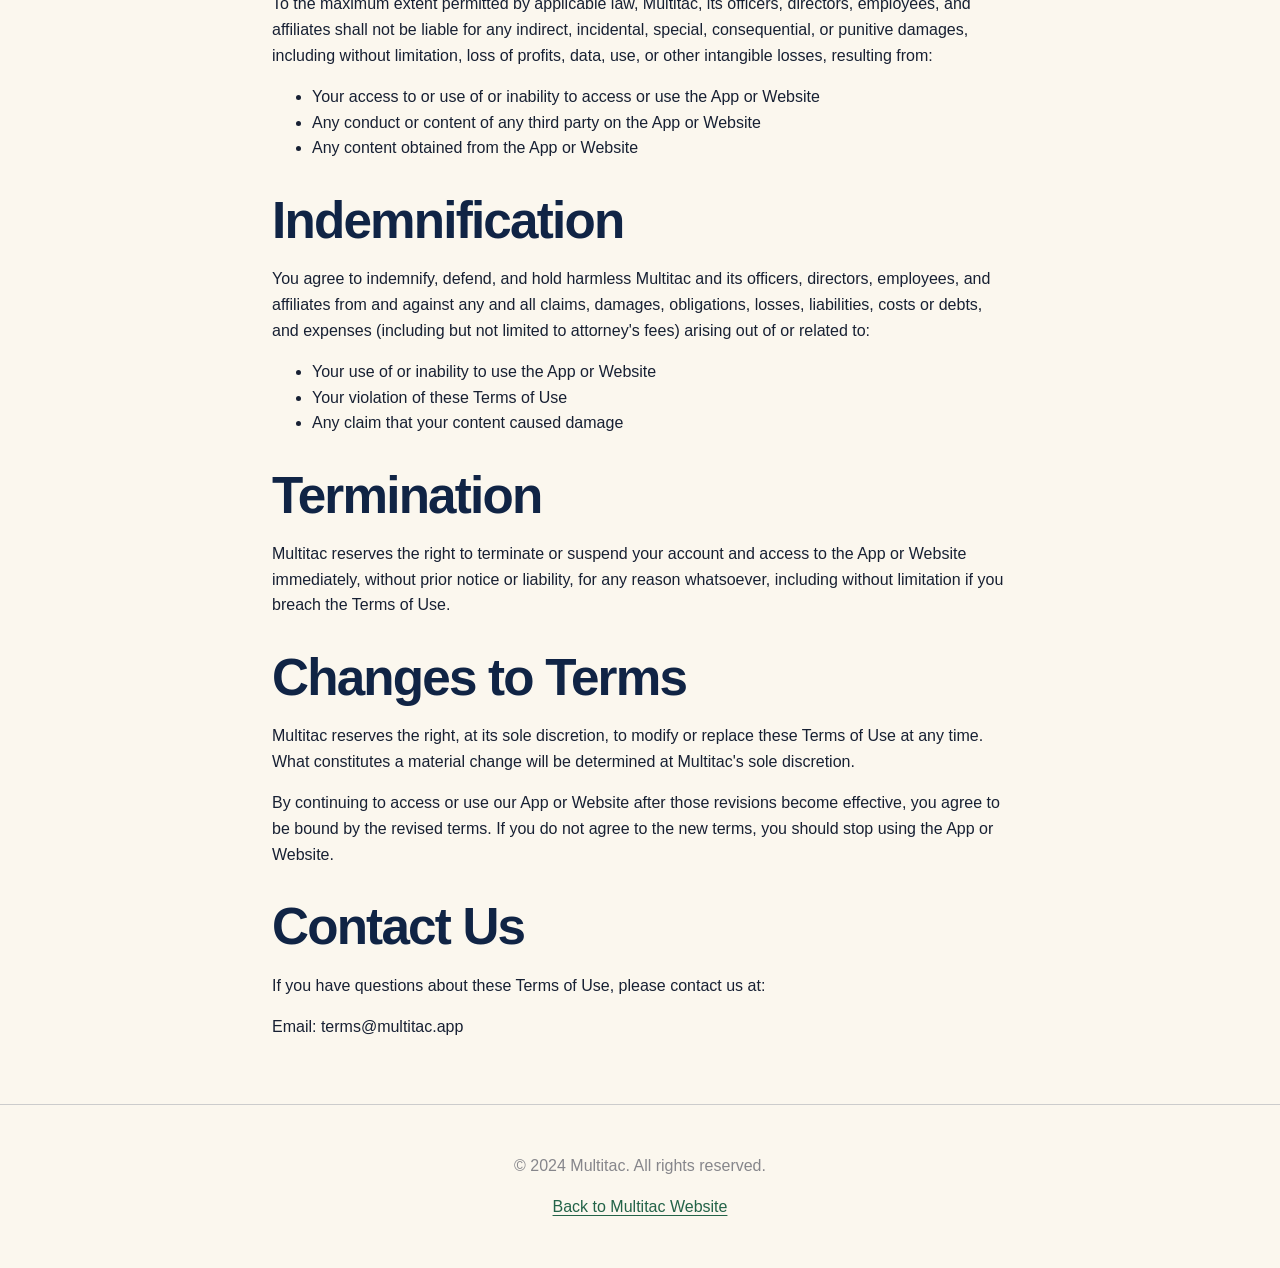
<file: terms.html>
<!doctype html>
<html lang="en">
<head>
  <meta charset="UTF-8">
  <meta name="viewport" content="width=device-width, initial-scale=1.0">
  <title>Terms of Use - Multitac</title>
  <meta name="viewport" content="width=device-width, initial-scale=1.0">
  <link rel="stylesheet" href="css/styles.css">
</head>
<body>
  <header class="site-header">
    <div class="header-container">
      <div class="logo">Multitac</div>
      <nav>
        <a href="index.html">Home</a>
        <a href="#features">Features</a>
        <a href="#platforms">Platforms</a>
      </nav>
    </div>
  </header>
  
  <main style="max-width: 800px; margin: 4rem auto; padding: 0 2rem;">
    <h1>Terms of Use</h1>
    <p>Last updated: October 9, 2026</p>
    
    <section style="margin-bottom: 2rem;">
      <h2>Acceptance of Terms</h2>
      <p>By accessing or using the Multitac website at multitac.app ("Website") and the Multitac application ("App"), you agree to be bound by these Terms of Use. If you disagree with any part of the terms, you may not access the Website or use the App.</p>
    </section>
    
    <section style="margin-bottom: 2rem;">
      <h2>Use of the App</h2>
      <p>By using the Multitac App, you agree to:</p>
      <ul>
        <li>Use the App for lawful purposes only</li>
        <li>Not modify, reverse engineer, or create derivative works of the App</li>
        <li>Not use the App in any way that violates any applicable local, state, national or international law</li>
        <li>Not use the App for any unauthorized reproduction, duplication, copying, selling, reselling, or exploitation for any commercial purpose</li>
      </ul>
    </section>
    
    <section style="margin-bottom: 2rem;">
      <h2>Intellectual Property</h2>
      <p>Multitac and its original content, features, and functionality are owned by Multitac and are protected by international copyright, trademark, patent, trade secret and other intellectual property or proprietary rights laws.</p>
      <p>The App and its original content (except content provided by users or third parties) are owned by Multitac and are protected by international copyright, trademark, patent, trade secret and other intellectual property or proprietary rights laws.</p>
    </section>
    
    <section style="margin-bottom: 2rem;">
      <h2>User-Generated Content</h2>
      <p>The App allows users to create and save their own calculations, TIQs, and TAC documents. By submitting content through the App, you grant Multitac a non-exclusive, royalty-free, worldwide license to use, reproduce, modify, publish, edit, translate, and display such content.</p>
      <p>You retain ownership of your content. By submitting content, you agree that it does not violate any law or the rights of any third party.</p>
    </section>
    
    <section style="margin-bottom: 2rem;">
      <h2>Disclaimer of Warranties</h2>
      <p>The App and Website are provided on an "as is" and "as available" basis. Multitac makes no representations or warranties of any kind, whether express or implied, regarding the operation of the App or the information, content, materials, or products included in the App or Website.</p>
      <p>To the fullest extent permissible under applicable law, Multitac disclaims all warranties, express or implied, including, without limitation, implied warranties of merchantability and fitness for a particular purpose.</p>
    </section>
    
    <section style="margin-bottom: 2rem;">
      <h2>Limitation of Liability</h2>
      <p>To the maximum extent permitted by applicable law, Multitac, its officers, directors, employees, and affiliates shall not be liable for any indirect, incidental, special, consequential, or punitive damages, including without limitation, loss of profits, data, use, or other intangible losses, resulting from:</p>
      <ul>
        <li>Your access to or use of or inability to access or use the App or Website</li>
        <li>Any conduct or content of any third party on the App or Website</li>
        <li>Any content obtained from the App or Website</li>
      </ul>
    </section>
    
    <section style="margin-bottom: 2rem;">
      <h2>Indemnification</h2>
      <p>You agree to indemnify, defend, and hold harmless Multitac and its officers, directors, employees, and affiliates from and against any and all claims, damages, obligations, losses, liabilities, costs or debts, and expenses (including but not limited to attorney's fees) arising out of or related to:</p>
      <ul>
        <li>Your use of or inability to use the App or Website</li>
        <li>Your violation of these Terms of Use</li>
        <li>Any claim that your content caused damage</li>
      </ul>
    </section>
    
    <section style="margin-bottom: 2rem;">
      <h2>Termination</h2>
      <p>Multitac reserves the right to terminate or suspend your account and access to the App or Website immediately, without prior notice or liability, for any reason whatsoever, including without limitation if you breach the Terms of Use.</p>
    </section>
    
    <section style="margin-bottom: 2rem;">
      <h2>Changes to Terms</h2>
      <p>Multitac reserves the right, at its sole discretion, to modify or replace these Terms of Use at any time. What constitutes a material change will be determined at Multitac's sole discretion.</p>
      <p>By continuing to access or use our App or Website after those revisions become effective, you agree to be bound by the revised terms. If you do not agree to the new terms, you should stop using the App or Website.</p>
    </section>
    
    <section>
      <h2>Contact Us</h2>
      <p>If you have questions about these Terms of Use, please contact us at:</p>
      <p>Email: terms@multitac.app</p>
    </section>
  </main>
  
  <footer style="margin-top: 4rem; padding: 2rem; text-align: center; color: #86868B; border-top: 1px solid #CCCCCC;">
    <p>&copy; 2024 Multitac. All rights reserved.</p>
    <p><a href="index.html">Back to Multitac Website</a></p>
  </footer>
</body>
</html>
</file>
<file: css/styles.css>
:root {
  color-scheme: light dark;
  --ink: #102445; --ink-2: #17345f; --paper: #fbf7ee; --paper-2: #f1eadc;
  --white: #fffdf8; --green: #236348; --green-2: #164633; --blue: #1767ce;
  --text: #172033; --muted: #606979; --line: rgba(16,36,69,.14);
  --shadow: 0 28px 70px rgba(16,36,69,.14); --radius: 24px; --max: 1180px;
}
* { box-sizing: border-box; }
html { scroll-behavior: smooth; }
body { margin: 0; color: var(--text); background: var(--paper); font-family: ui-sans-serif,-apple-system,BlinkMacSystemFont,"SF Pro Text","Helvetica Neue",sans-serif; line-height: 1.6; -webkit-font-smoothing: antialiased; }
img { max-width: 100%; }
a { color: var(--green); text-underline-offset: .18em; }
a:hover { color: var(--green-2); }
:focus-visible { outline: 3px solid #5a9be9; outline-offset: 3px; border-radius: 4px; }
.skip-link { position: absolute; left: -999px; top: 8px; z-index: 1000; padding: .7rem 1rem; background: var(--ink); color: white; }
.skip-link:focus { left: 8px; }
.wrap { width: min(calc(100% - 40px),var(--max)); margin-inline: auto; }
.site-header { position: sticky; top: 0; z-index: 20; border-bottom: 1px solid var(--line); background: rgba(251,247,238,.9); backdrop-filter: saturate(140%) blur(18px); }
.header-inner { min-height: 68px; display: flex; align-items: center; justify-content: space-between; gap: 24px; }
.brand { display: inline-flex; align-items: center; gap: 11px; color: var(--ink); font-weight: 760; text-decoration: none; letter-spacing: -.02em; }
.brand img { width: 34px; height: 34px; }
.site-nav { display: flex; align-items: center; flex-wrap: wrap; gap: 8px 24px; }
.site-nav a { color: var(--text); font-size: .92rem; font-weight: 650; text-decoration: none; }
.site-nav a:hover,.site-nav a[aria-current="page"] { color: var(--green); }
.status-pill { padding: .34rem .7rem; border: 1px solid var(--line); border-radius: 999px; color: var(--muted)!important; font-size: .76rem!important; letter-spacing: .04em; text-transform: uppercase; }
.hero { position: relative; overflow: hidden; padding: 92px 0 86px; }
.hero::before { content: ""; position: absolute; width: 560px; height: 560px; border-radius: 50%; right: -180px; top: -250px; background: rgba(23,103,206,.08); }
.hero-grid { position: relative; display: grid; grid-template-columns: .9fr 1.1fr; align-items: center; gap: clamp(48px,8vw,104px); }
.eyebrow { margin: 0 0 14px; color: var(--green); font-size: .77rem; font-weight: 800; letter-spacing: .12em; text-transform: uppercase; }
h1,h2,h3 { color: var(--ink); line-height: 1.08; letter-spacing: -.035em; }
h1 { margin: 0; font-size: clamp(3rem,6.4vw,6.6rem); font-weight: 760; }
h2 { margin: 0 0 18px; font-size: clamp(2.15rem,4vw,4.2rem); }
h3 { margin: 0 0 10px; font-size: 1.25rem; letter-spacing: -.018em; }
.lede { max-width: 640px; margin: 24px 0 30px; color: #465163; font-size: clamp(1.08rem,2vw,1.34rem); }
.hero-actions { display: flex; flex-wrap: wrap; align-items: center; gap: 12px; }
.button { display: inline-flex; align-items: center; justify-content: center; min-height: 48px; padding: 0 21px; border: 1px solid var(--green); border-radius: 999px; background: var(--green); color: white; font-weight: 750; text-decoration: none; }
.button:hover { background: var(--green-2); color: white; }
.button.secondary { background: transparent; color: var(--green); }
.button.secondary:hover { background: rgba(35,99,72,.07); }
.availability { margin: 18px 0 0; color: var(--muted); font-size: .9rem; }
.notebook-window { overflow: hidden; border: 1px solid rgba(16,36,69,.16); border-radius: 26px; background: var(--white); box-shadow: var(--shadow); transform: rotate(1deg); }
.window-bar { display: flex; align-items: center; gap: 7px; padding: 13px 17px; border-bottom: 1px solid var(--line); background: rgba(241,234,220,.65); }
.window-dot { width: 10px; height: 10px; border-radius: 50%; background: #d5cdbc; }
.window-title { margin-left: auto; color: var(--muted); font-size: .72rem; }
.notebook-body { display: grid; grid-template-columns: 1fr .72fr; min-height: 420px; }
.source-pane,.result-pane { padding: 28px; }
.result-pane { border-left: 1px solid var(--line); background: #f5f8f5; }
.code-line { display: grid; grid-template-columns: 24px 1fr; gap: 10px; margin: 0 0 13px; font: 500 .92rem/1.55 ui-monospace,"SFMono-Regular",Menlo,monospace; }
.line-no { color: #b0a99b; text-align: right; user-select: none; }
.note-line { font-family: ui-sans-serif,-apple-system,sans-serif; color: #4d5664; }
.calc { color: var(--ink); }
.operator { color: var(--blue); }
.result-label { margin: 0 0 22px; color: var(--muted); font-size: .72rem; font-weight: 800; letter-spacing: .1em; text-transform: uppercase; }
.result-row { padding: 15px 0; border-bottom: 1px solid var(--line); }
.result-row:last-child { border-bottom: 0; }
.result-row small { display: block; color: var(--muted); }
.result-row strong { display: block; margin-top: 4px; color: var(--ink); font: 700 1.3rem/1.2 ui-monospace,"SFMono-Regular",Menlo,monospace; }
.section { padding: 92px 0; }
.section.alt { background: var(--ink); color: #e9edf3; }
.section.alt h2,.section.alt h3 { color: white; }
.section.alt .eyebrow { color: #8fd0ad; }
.section-intro { max-width: 720px; margin: 0 0 44px; color: var(--muted); font-size: 1.08rem; }
.alt .section-intro { color: #b9c4d5; }
.grid-3 { display: grid; grid-template-columns: repeat(3,1fr); gap: 18px; }
.feature { padding: 28px; border: 1px solid var(--line); border-radius: var(--radius); background: rgba(255,253,248,.66); }
.feature p { margin: 0; color: var(--muted); }
.feature-number { display: inline-grid; place-items: center; width: 34px; height: 34px; margin-bottom: 22px; border-radius: 10px; background: rgba(35,99,72,.1); color: var(--green); font-size: .82rem; font-weight: 800; }
.split { display: grid; grid-template-columns: 1fr 1fr; gap: 28px; }
.mode-card { position: relative; overflow: hidden; min-height: 390px; padding: 38px; border: 1px solid rgba(255,255,255,.16); border-radius: 28px; background: rgba(255,255,255,.055); }
.mode-card::after { content: attr(data-label); position: absolute; right: -8px; bottom: -38px; color: rgba(255,255,255,.035); font-size: 10rem; font-weight: 850; line-height: 1; }
.mode-card p { max-width: 480px; color: #c3ccda; }
.mode-card ul { position: relative; z-index: 1; margin: 26px 0 0; padding: 0; list-style: none; }
.mode-card li { margin: 10px 0; padding-left: 22px; color: #eef2f7; }
.mode-card li::before { content: "↳"; position: absolute; margin-left: -22px; color: #8fd0ad; }
.platform-grid { display: grid; grid-template-columns: repeat(4,1fr); gap: 16px; }
.platform { padding: 26px; border: 1px solid var(--line); border-radius: 20px; background: var(--white); }
.platform-name { display: block; margin-bottom: 10px; color: var(--ink); font-size: 1.18rem; font-weight: 800; }
.platform p { margin: 0; color: var(--muted); font-size: .92rem; }
.trust-grid { display: grid; grid-template-columns: .8fr 1.2fr; gap: 60px; align-items: start; }
.trust-list { display: grid; gap: 1px; overflow: hidden; border: 1px solid var(--line); border-radius: 22px; background: var(--line); }
.trust-item { padding: 23px 25px; background: var(--white); }
.trust-item strong { display: block; color: var(--ink); }
.trust-item span { color: var(--muted); }
.calc-band { padding: 42px; border-radius: 30px; background: var(--paper-2); }
.calc-columns { display: grid; grid-template-columns: repeat(4,1fr); gap: 26px; }
.calc-columns h3 { font-size: 1rem; }
.calc-columns p { margin: 0; color: var(--muted); font-size: .9rem; }
.docs-cta { display: flex; justify-content: space-between; align-items: center; gap: 30px; margin-top: 30px; padding: 28px 32px; border: 1px solid var(--line); border-radius: 22px; background: var(--white); }
.docs-cta p { margin: 5px 0 0; color: var(--muted); }
.page-hero { padding: 72px 0 42px; border-bottom: 1px solid var(--line); }
.page-hero h1 { max-width: 900px; font-size: clamp(2.7rem,5vw,5rem); }
.page-hero .lede { margin-bottom: 0; }
.docs-tools { display: grid; grid-template-columns: minmax(240px,1fr) minmax(210px,auto); gap: 12px; max-width: 760px; margin-top: 30px; }
.docs-search,.docs-jump { display: flex; align-items: center; min-height: 48px; border: 1px solid rgba(255,255,255,.6); border-radius: 18px; background: rgba(255,255,255,.72); box-shadow: 0 9px 28px rgba(17,36,65,.08); backdrop-filter: blur(20px) saturate(1.35); -webkit-backdrop-filter: blur(20px) saturate(1.35); }
.docs-search:focus-within,.docs-jump:focus-within { outline: 3px solid rgba(35,99,72,.2); border-color: var(--green); }
.docs-search input,.docs-jump select { width: 100%; min-width: 0; padding: 12px 14px; border: 0; outline: 0; background: transparent; color: var(--ink); font: inherit; }
.docs-search kbd { margin-right: 12px; padding: 3px 7px; border: 1px solid var(--line); border-radius: 7px; color: var(--muted); background: rgba(255,255,255,.6); font: .75rem ui-monospace,"SFMono-Regular",Menlo,monospace; }
.docs-jump span { padding-left: 14px; color: var(--muted); font-size: .78rem; font-weight: 750; text-transform: uppercase; letter-spacing: .05em; }
.docs-search-status { min-height: 1.3em; margin: 10px 0 0; color: var(--muted); font-size: .86rem; }
.visually-hidden { position: absolute!important; width: 1px!important; height: 1px!important; overflow: hidden!important; clip: rect(0,0,0,0)!important; white-space: nowrap!important; }
.app-example-link { display: none; margin-top: 9px; font-weight: 750; }
html[data-embedded="true"] .app-example-link { display: inline-block; }
html[data-embedded="true"] .site-header,
html[data-embedded="true"] .site-footer,
html[data-embedded="true"] .page-hero .docs-tools,
html[data-embedded="true"] .docs-search-status,
html[data-embedded="true"] .docs-nav { display: none; }
html[data-embedded="true"] body { overflow-x: hidden; }
html[data-embedded="true"] .page-hero { padding: 28px 0 24px; }
html[data-embedded="true"] .docs-layout { display: block; width: 100%; max-width: none; padding: 28px 0 64px; }
html[data-embedded="true"] .docs-layout > .prose { width: 100%; min-width: 0; max-width: none; }
html[data-embedded="true"] .prose { overflow-wrap: anywhere; }
html[data-embedded="true"] .table-wrap { max-width: 100%; overflow-x: auto; -webkit-overflow-scrolling: touch; }
.docs-layout { display: grid; grid-template-columns: 235px minmax(0,760px); justify-content: space-between; gap: 70px; padding: 62px 0 100px; }
.docs-layout.is-searching .docs-nav { opacity: .45; pointer-events: none; }
.docs-nav { position: sticky; top: 94px; align-self: start; }
.docs-nav strong { display: block; margin-bottom: 10px; color: var(--ink); font-size: .82rem; letter-spacing: .06em; text-transform: uppercase; }
.docs-nav a { display: block; padding: 7px 0; color: var(--muted); font-size: .9rem; text-decoration: none; }
.docs-nav a:hover { color: var(--green); }
.prose section { padding: 0 0 54px; scroll-margin-top: 96px; }
.prose h3[id] { scroll-margin-top: 96px; }
html[data-embedded="true"] .prose h3[id] { scroll-margin-top: 12px; }
.prose h2 { font-size: clamp(1.85rem,3vw,2.7rem); }
.prose h3 { margin-top: 28px; }
.prose p,.prose li { color: #414b5b; }
.prose ul,.prose ol { padding-left: 1.25rem; }
.prose li { margin: .45rem 0; }
.prose code,.code-chip { padding: .14em .38em; border-radius: 5px; background: #eae4d8; color: var(--ink); font: .88em ui-monospace,"SFMono-Regular",Menlo,monospace; }
.prose pre { overflow-x: auto; padding: 22px; border-radius: 16px; background: var(--ink); color: #f6f0e5; font: .9rem/1.7 ui-monospace,"SFMono-Regular",Menlo,monospace; }
.table-wrap { overflow-x: auto; border: 1px solid var(--line); border-radius: 16px; }
table { width: 100%; border-collapse: collapse; background: var(--white); font-size: .91rem; }
th,td { padding: 13px 15px; border-bottom: 1px solid var(--line); text-align: left; vertical-align: top; }
th { color: var(--ink); background: var(--paper-2); }
tr:last-child td { border-bottom: 0; }
.callout { padding: 20px 22px; border-left: 4px solid var(--green); border-radius: 4px 14px 14px 4px; background: rgba(35,99,72,.07); }
.callout p { margin: 0; }
.reference-table td:first-child { width: 30%; white-space: nowrap; }
.feature-index { display: grid; grid-template-columns: 1fr 1fr; gap: 14px; }
.feature-index article { padding: 18px 20px; border: 1px solid var(--line); border-radius: 15px; background: var(--white); }
.feature-index h3 { margin: 0 0 8px; font-size: 1rem; }
.feature-index p { margin: 0; font-size: .9rem; }
.legal { max-width: 760px; padding: 62px 0 100px; }
.legal h2 { margin-top: 48px; font-size: 1.65rem; }
.legal h3 { margin-top: 30px; }
.legal .updated { color: var(--muted); }
.site-footer { padding: 44px 0; border-top: 1px solid var(--line); background: var(--paper-2); }
.footer-grid { display: grid; grid-template-columns: 1fr auto; gap: 32px; align-items: start; }
.footer-brand { display: flex; align-items: center; gap: 12px; color: var(--ink); font-weight: 800; }
.footer-brand img { width: 34px; }
.footer-links { display: flex; flex-wrap: wrap; justify-content: flex-end; gap: 10px 24px; }
.footer-links a { color: var(--text); font-size: .9rem; text-decoration: none; }
.fine-print { max-width: 780px; margin: 22px 0 0; color: var(--muted); font-size: .78rem; }
@media (max-width:900px) {
  .hero-grid,.trust-grid { grid-template-columns: 1fr; }
  .grid-3 { grid-template-columns: 1fr 1fr; }
  .platform-grid,.calc-columns { grid-template-columns: 1fr 1fr; }
  .docs-layout { grid-template-columns: 1fr; gap: 30px; }
  .docs-nav { position: static; columns: 2; padding-bottom: 24px; border-bottom: 1px solid var(--line); }
  .docs-nav strong { column-span: all; }
}
@media (max-width:680px) {
  .wrap { width: min(calc(100% - 28px),var(--max)); }
  .header-inner { padding: 12px 0; align-items: flex-start; }
  .site-nav { justify-content: flex-end; gap: 7px 14px; }
  .site-nav .status-pill { display: none; }
  .hero { padding: 58px 0 64px; }
  .notebook-body { grid-template-columns: 1fr; }
  .result-pane { border-top: 1px solid var(--line); border-left: 0; }
  .grid-3,.split,.platform-grid,.calc-columns { grid-template-columns: 1fr; }
  .mode-card { min-height: auto; }
  .section { padding: 66px 0; }
  .calc-band { padding: 26px; }
  .docs-cta,.footer-grid { display: block; }
  .docs-tools,.feature-index { grid-template-columns: 1fr; }
  .docs-search kbd { display: none; }
  .docs-cta .button { margin-top: 18px; }
  .footer-links { justify-content: flex-start; margin-top: 24px; }
  html[data-embedded="true"] .wrap { width: 100%; max-width: none; padding-left: 16px; padding-right: 16px; }
  html[data-embedded="true"] .page-hero h1 { font-size: 2.15rem; }
  html[data-embedded="true"] .prose h2 { font-size: 1.75rem; }
  html[data-embedded="true"] table { width: 100%; table-layout: fixed; font-size: .82rem; }
  html[data-embedded="true"] th,
  html[data-embedded="true"] td { overflow-wrap: anywhere; word-break: normal; padding: 10px 8px; }
  html[data-embedded="true"] .prose pre { white-space: pre-wrap; overflow-wrap: anywhere; word-break: break-word; padding: 16px; }
}
@media (prefers-color-scheme:dark) {
  :root {
    --ink: #f4f1e8; --ink-2: #e4eaf3; --paper: #101722; --paper-2: #182230;
    --white: #172230; --green: #83d2aa; --green-2: #b0e4c8; --blue: #7eb4ff;
    --text: #e6ebf2; --muted: #aeb8c6; --line: rgba(230,235,242,.16);
    --shadow: 0 28px 70px rgba(0,0,0,.34);
  }
  .site-header { background: rgba(16,23,34,.9); }
  .skip-link { background: #f4f1e8; color: #102445; }
  .hero::before { background: rgba(126,180,255,.1); }
  .lede { color: #bdc6d3; }
  .button { color: #102445; }
  .button:hover { color: #102445; }
  .button.secondary { color: var(--green); }
  .button.secondary:hover { background: rgba(131,210,170,.1); color: var(--green-2); }
  .notebook-window { border-color: rgba(230,235,242,.18); }
  .window-bar { background: rgba(24,34,48,.82); }
  .window-dot { background: #526071; }
  .result-pane { background: #131e2a; }
  .line-no { color: #738093; }
  .note-line,.prose p,.prose li { color: #c2cad6; }
  .section.alt { background: #080d15; }
  .feature { background: rgba(23,34,48,.72); }
  .feature-number { background: rgba(131,210,170,.12); }
  .platform,.trust-item,.docs-cta,.feature-index article { background: var(--white); }
  .docs-search,.docs-jump { border-color: rgba(230,235,242,.2); background: rgba(23,34,48,.82); box-shadow: 0 9px 28px rgba(0,0,0,.22); }
  .docs-search kbd { background: rgba(230,235,242,.08); }
  .prose code,.code-chip { background: #263243; }
  .prose pre { background: #080d15; color: #f4f1e8; }
  .callout { background: rgba(131,210,170,.09); }
  ::selection { background: rgba(126,180,255,.35); }
}
@media (prefers-reduced-motion:reduce) { html { scroll-behavior: auto; } *,*::before,*::after { transition-duration:.01ms!important; animation-duration:.01ms!important; } }
</file>
